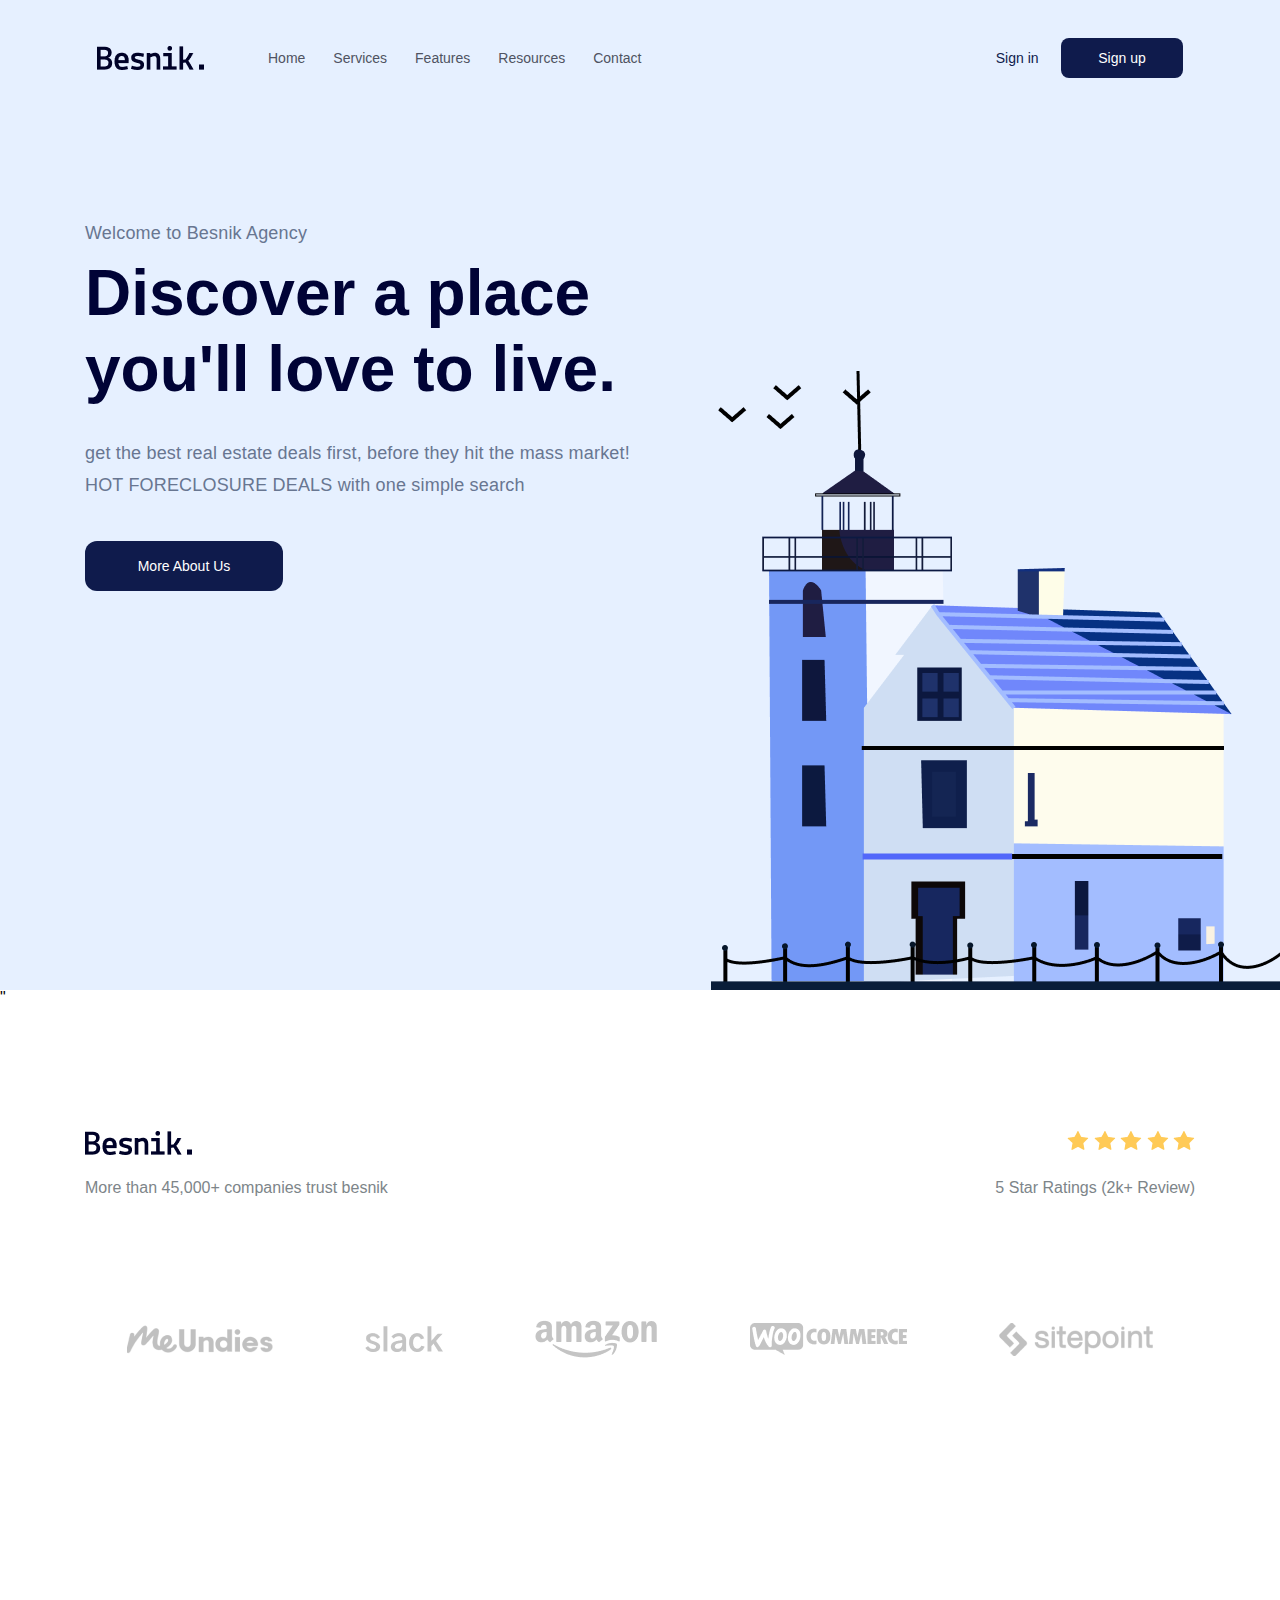
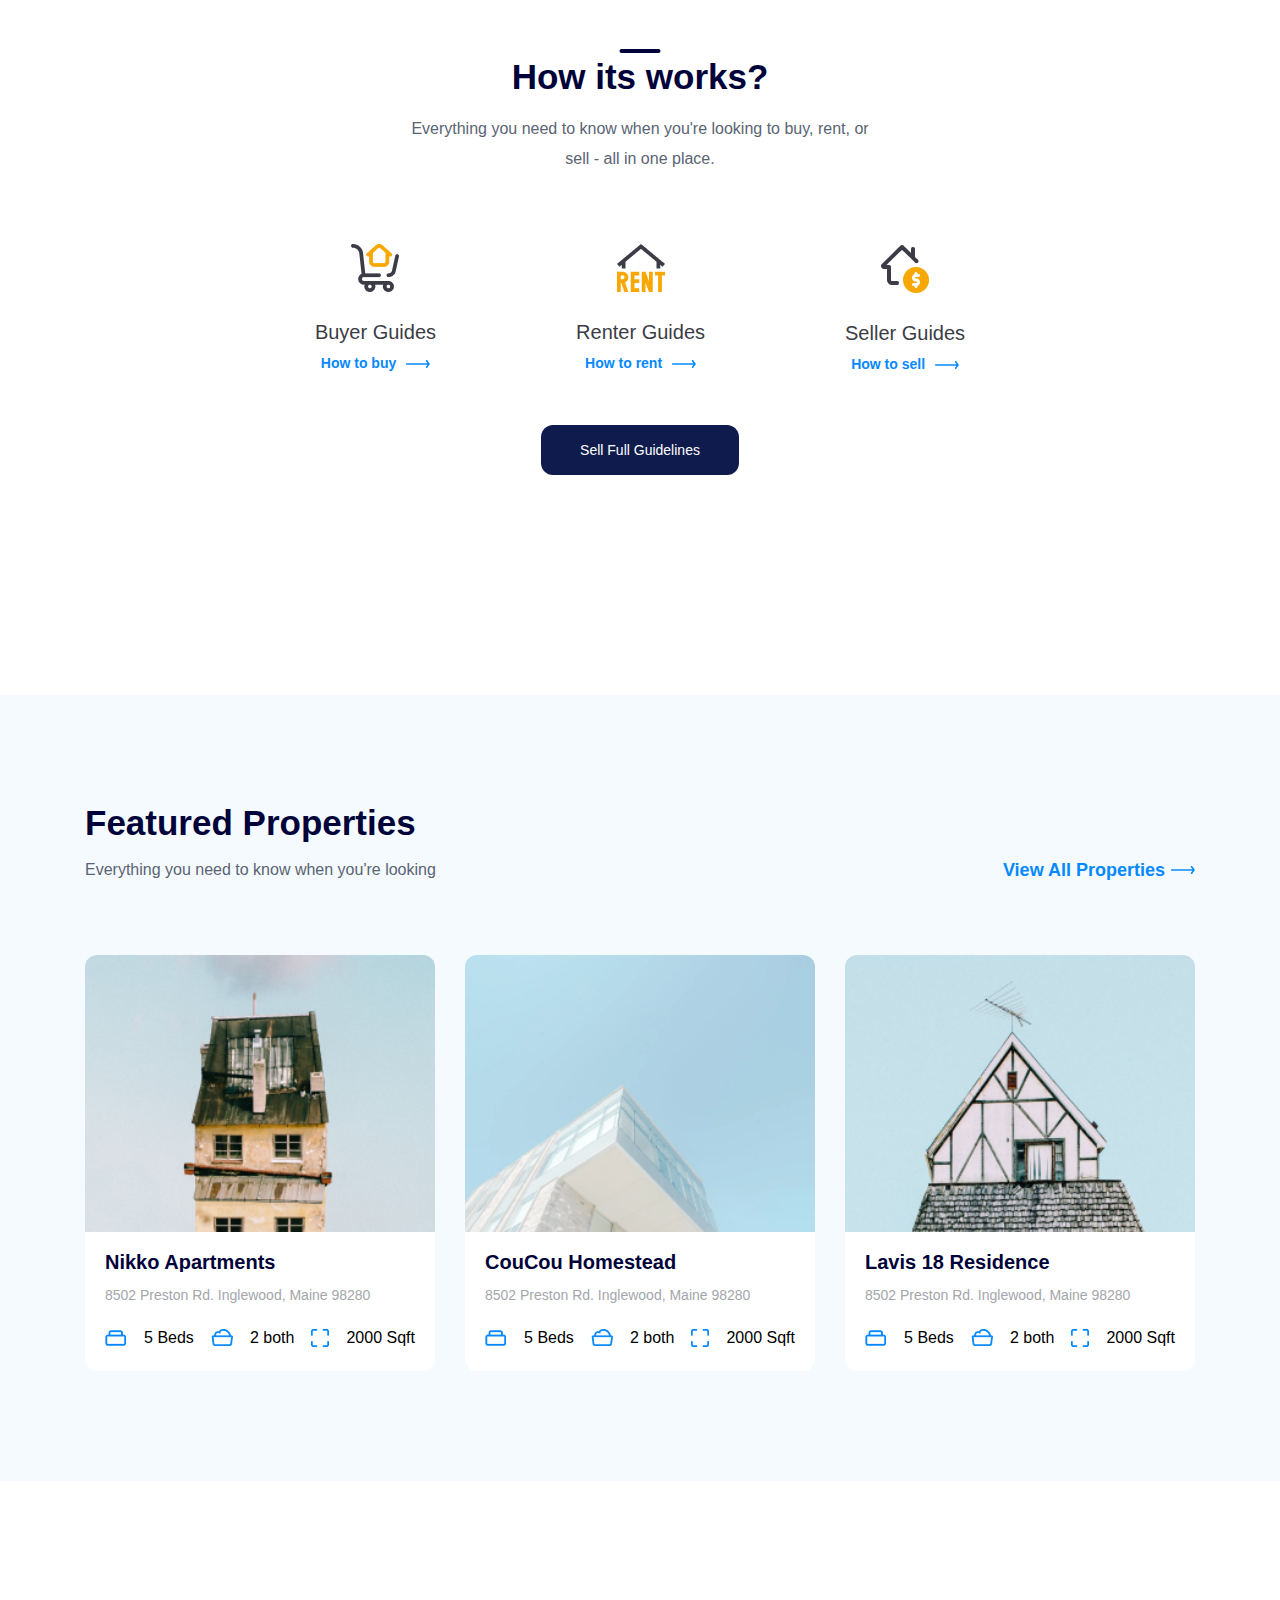
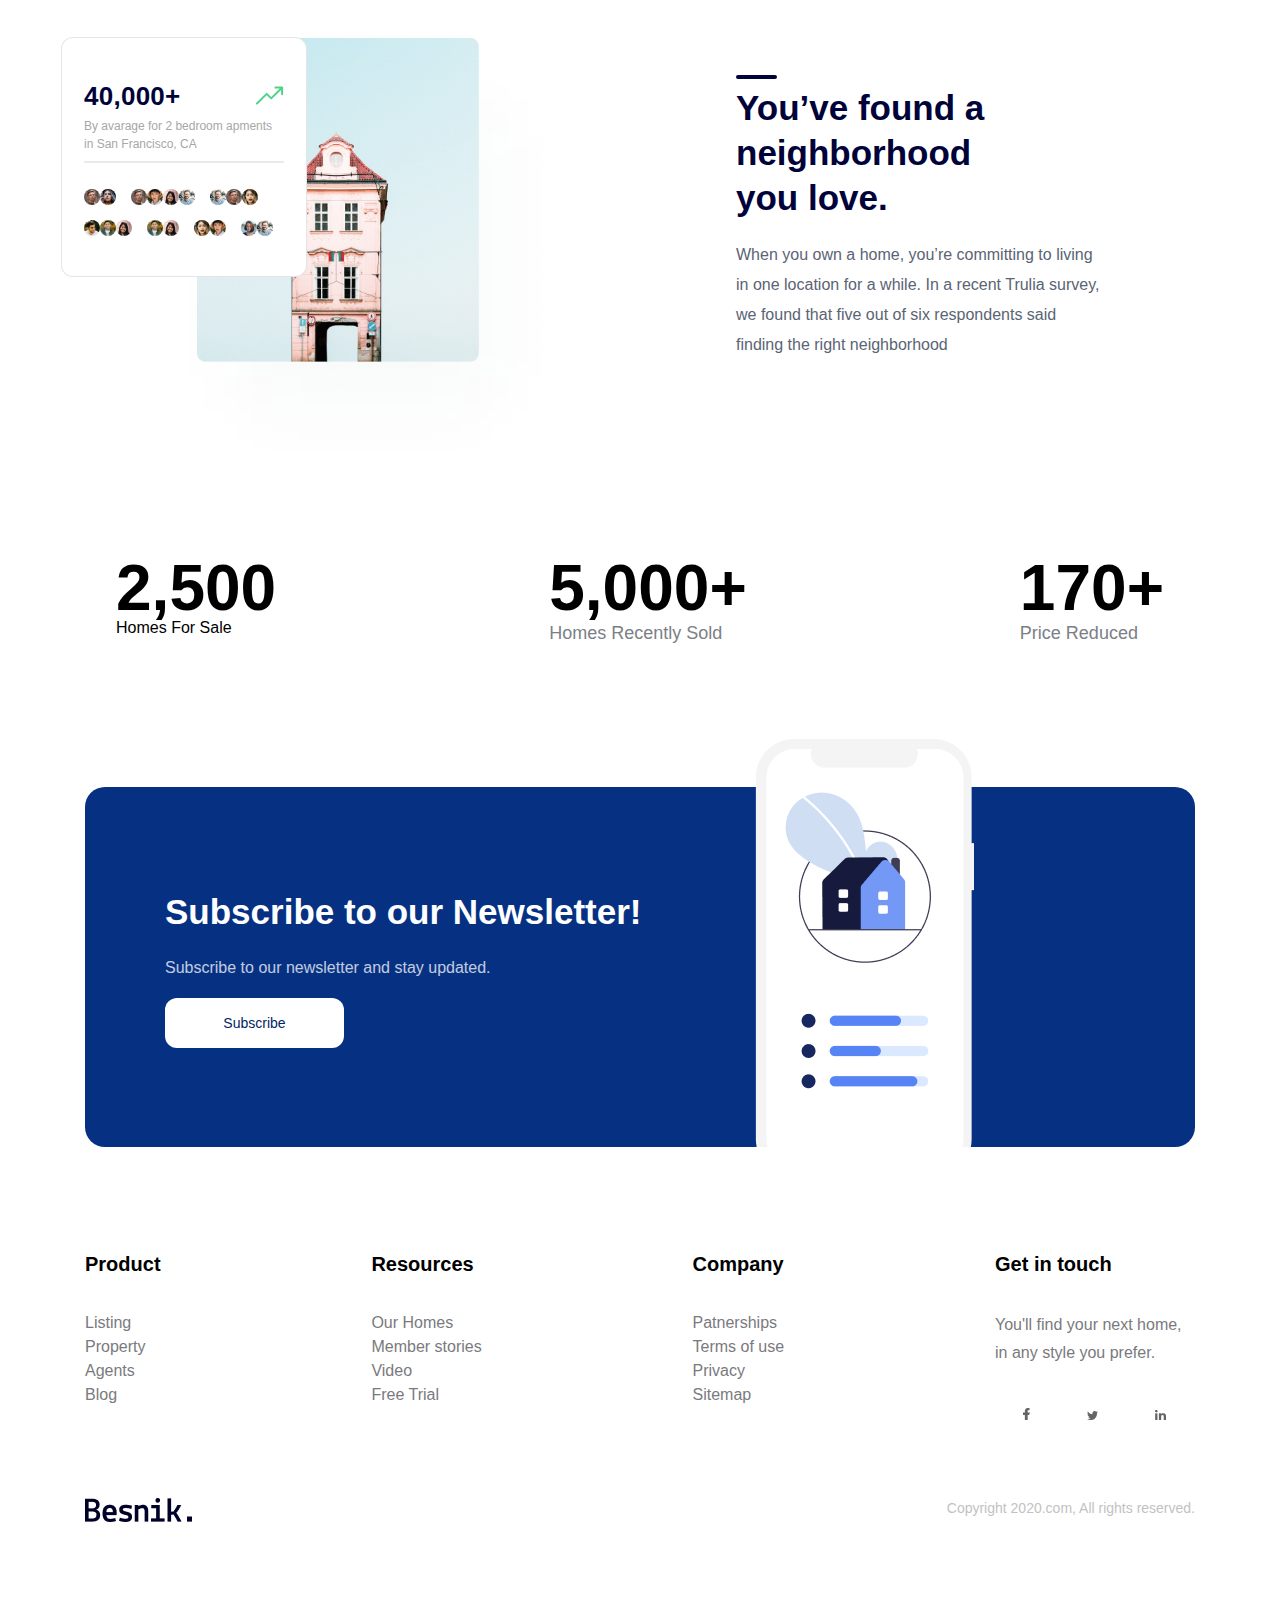
<file: project02/index.html>
<!DOCTYPE html>
<html lang="en">
<head>
    <meta charset="UTF-8">
    <meta http-equiv="X-UA-Compatible" content="IE=edge">
    <meta name="viewport" content="width=device-width, initial-scale=1.0">
    <link rel="stylesheet" href="./assets/css/reset.css">
    <link rel="stylesheet" href="./assets/css/style.css">
    <link rel="stylesheet" href="./assets/fonts/">
    <title>Project02</title>
</head>
<body>
    <header class="fixed-header">
        <div class="content">
            <nav class="navbar">
                <!--logo -->
                <img src="./assets/img/Logo.png" alt="Besnik.">
                
                <!-- Navigation -->
                <ul>
                    <li><a href="#home">Home</a></li>
                    <li><a href="#services">Services</a></li>
                    <li><a href="#features">Features</a></li>
                    <li><a href="#resources">Resources</a></li>
                    <li><a href="#contact">Contact</a></li>
                </ul>
                
                <!-- Action -->
                <div class="actions">
                    <a href="#!" class="action-link">Sign in</a>
                    <a href="#!" class="btn action-btn">Sign up</a>
                </div>
            </nav>
        </div>
    </header>
    <header class="header" id="home">
        <div class="content">
            <div class="hero">
                <div class="info">
                    <p class="sub-title">Welcome to Besnik Agency</p>
                    <h1 class="title">
                        Discover a place you'll love to live.
                    </h1>
                    <p class="desc">
                        get the best real estate deals first,
                        before they hit the mass market! HOT FORECLOSURE DEALS with one simple search
                    </p>
                    <a href="" class="btn hero-cta">More About Us</a>
                </div>
                <img src="./assets/img/house illustration.png" 
                     alt="Discover a place you'll love to live." 
                     class="hero-img">
            </div>
        </div>
    </header>"

    <!-- Clients -->
    <div class="clients">
        <div class="content">
            <div class="row">
                <img src="./assets/img/Logo.png" alt="Bensiks">
                <div class="stars">
                   <img src="./assets/img/Vector.png" alt="Star" class="stars">
                   <img src="./assets/img/Vector.png" alt="Star" class="stars">
                   <img src="./assets/img/Vector.png" alt="Star" class="stars">
                   <img src="./assets/img/Vector.png" alt="Star" class="stars">
                   <img src="./assets/img/Vector.png" alt="Star" class="stars">
                </div>
            </div>
            <div class="row row-desc">
                <p class="desc">More than 45,000+ companies trust besnik</p>
                <p class="desc">5 Star Ratings (2k+ Review)</p>
            </div>
            <div class="images">
                <a href="https://www.meundies.com/" target="_blank">
                    <img src="./assets/img/meUndies.png" alt="Client 1">
                </a>
                <a href="https://slack.com/" target="_blank">
                
                    <img src="./assets/img/slack.png" alt="Client 2">
                </a>
                <a href="https://www.amazon.com/" target="_blank">
                    <img src="./assets/img/amazon.png" alt="Client 3">
                </a>
                <a href="https://woocommerce.com/" target="_blank">
                    <img src="./assets/img/wooCommerce.png" alt="Client 4">
                </a>
                <a href="https://www.sitepoint.com/" target="_blank">
                    <img src="./assets/img/sitepoint.png" alt="Client 5">
                </a>

            </div>
        </div>
    </div>

    <!-- Guides -->
    <div class="guides" id="services">
        <div class="content">
            <h2 class="sub-title">How its works?</h2>
            <p class="desc">Everything you need to know when you're looking to buy, rent, or sell - all in one place.</p>
        
        <ul class="list-guide">
            <li class="guide-item">
                <img src="./assets/img/icon.png" alt="Buyer" class="icon">
                <h3 class="title">Buyer Guides</h3>
                <a href="" class="link">
                    <span>How to buy</span>
                    <img src="./assets/img/arrow.png" alt="arrow" class="arrow">
                </a>
            </li>

            <li class="guide-item">
                <img src="./assets/img/icon (1).png" alt="Buyer" class="icon">
                <h3 class="title">Renter Guides</h3>
                <a href="" class="link">
                    <span>How to rent</span>
                    <img src="./assets/img/arrow.png" alt="arrow" class="arrow">
                </a>
            </li>
            
            <li class="guide-item">
                <img src="./assets/img/icon (2).png" alt="Buyer" class="icon">
                <h3 class="title">Seller Guides</h3>
                <a href="" class="link">
                    <span>How to sell</span>
                    <img src="./assets/img/arrow.png" alt="arrow" class="arrow">
                </a>
            </li>
        </ul>

        <div class="guide-cta">
            <a href="" class="btn">Sell Full Guidelines</a>
        </div>

        </div>
    </div>

    <!-- Features -->
    <div class="features" id="features">
        <div class="content">
            <header>
                <h2 class="sub-title">Featured Properties</h2>
                <div class="row">
                    <p class="desc">Everything you need to know when you're looking</p>
                    <a href="" class="link">
                        <span>View All Properties</span>
                        <img src="./assets/img/arrow.png" alt="" class="arrow">
                    </a>
                </div>
            </header>
            <div class="list">
                <!-- Item 1 -->
                <div class="item">
                    <a href="" class="line-clamp">
                        <img src="./assets/img/image.png" alt="" class="thumb">
                    </a>
                    <div class="body">
                        <h3 class="title line-clamp"><a href="">Nikko Apartments</a></h3>
                        <p class="desc line-clamp">8502 Preston Rd. Inglewood, Maine 98280</p>
                        <div class="info">
                            <img src="./assets/img/Group 457.png" alt="" class="icon">
                            <span class="label">5 Beds</span>

                            <img src="./assets/img/Group 458.png" alt="" class="icon">
                            <span class="label">2 both</span>

                            <img src="./assets/img/chup.png" alt="" class="icon">
                            <span class="label">2000 Sqft</span>
                        </div>
                    </div>
                </div>

                <!-- Item 2 -->
                <div class="item">
                    <a href="" class="line-clamp">
                        <img src="./assets/img/image (1).png" alt="" class="thumb">
                    </a>
                    <div class="body">
                        <h3 class="title line-clamp"><a href="">CouCou Homestead</a></h3>
                        <p class="desc line-clamp">8502 Preston Rd. Inglewood, Maine 98280</p>
                        <div class="info">
                            <img src="./assets/img/Group 457.png" alt="" class="icon">
                            <span class="label">5 Beds</span>

                            <img src="./assets/img/Group 458.png" alt="" class="icon">
                            <span class="label">2 both</span>

                            <img src="./assets/img/chup.png" alt="" class="icon">
                            <span class="label">2000 Sqft</span>
                        </div>
                    </div>
                </div>
                
                <!-- Item 3 -->
                <div class="item">
                    <a href="" class="line-clamp">
                        <img src="./assets/img/image (2).png" alt="" class="thumb">
                    </a>
                    <div class="body">
                        <h3 class="title line-clamp"><a href="">Lavis 18 Residence</a></h3>
                        <p class="desc line-clamp">8502 Preston Rd. Inglewood, Maine 98280</p>
                        <div class="info">
                            <img src="./assets/img/Group 457.png" alt="" class="icon">
                            <span class="label">5 Beds</span>

                            <img src="./assets/img/Group 458.png" alt="" class="icon">
                            <span class="label">2 both</span>

                            <img src="./assets/img/chup.png" alt="" class="icon">
                            <span class="label">2000 Sqft</span>
                        </div>
                    </div>
                </div>
                </div>
            </div>
    </div>

    <!-- Stats -->
    <div class="stats" id="resources">
        <div class="content">
            <div class="row">
                <div class="img-block">
                    <img src="./assets/img/home-stats.png" alt="" class="img-stats">

                    <div class="stats-trend">
                        <div class="row">
                            <strong class="value">40,000+</strong>
                            <img src="./assets/img/increase.svg" alt="" class="icon">
                        </div>
                        <p class="desc">By avarage for 2 bedroom apments in San Francisco, CA</p>
                        <div class="seperate"></div>
                        <div class="avatar-block">
                            <div class="avatar-group">
                                <img src="./assets/img/avatar1.jpg" alt="" class="avatar">
                                <img src="./assets/img/avatar2.jpg" alt="" class="avatar">
                            </div>

                            <div class="avatar-group">
                                <img src="./assets/img/avatar1.jpg" alt="" class="avatar">
                                <img src="./assets/img/avatar8.jpg" alt="" class="avatar">
                                <img src="./assets/img/avatar7.jpg" alt="" class="avatar">
                                <img src="./assets/img/avatar5.jpg" alt="" class="avatar">
                            </div>
                            
                            <div class="avatar-group">
                                <img src="./assets/img/avatar5.jpg" alt="" class="avatar">
                                <img src="./assets/img/avatar1.jpg" alt="" class="avatar">
                                <img src="./assets/img/avatar9.jpg" alt="" class="avatar">
                            </div>
                            
                            <div class="avatar-group">
                                <img src="./assets/img/avatar3.jpg" alt="" class="avatar">
                                <img src="./assets/img/avatar6.jpg" alt="" class="avatar">
                                <img src="./assets/img/avatar7.jpg" alt="" class="avatar">
                            </div>
                            
                            <div class="avatar-group">
                                <img src="./assets/img/avatar6.jpg" alt="" class="avatar">
                                <img src="./assets/img/avatar7.jpg" alt="" class="avatar">
                            </div>
                            
                            <div class="avatar-group">
                                <img src="./assets/img/avatar9.jpg" alt="" class="avatar">
                                <img src="./assets/img/avatar8.jpg" alt="" class="avatar">
                            </div>
                            
                            <div class="avatar-group">
                                <img src="./assets/img/avatar4.jpg" alt="" class="avatar">
                                <img src="./assets/img/avatar5.jpg" alt="" class="avatar">
                            </div>
                        </div>
                    </div>

                </div>
                <div class="info">
                    <h2 class="sub-title">You’ve found a neighborhood you love.</h2>
                    <p class="desc">When you own a home, you’re committing to living in one location for a while. In a recent Trulia survey, we found that five out of six respondents said finding the right neighborhood </p>

                </div>

            </div>

            <div class="row quantity-row">
                <div class="quantity-item">
                    <strong class="quantity">2,500</strong>
                    <p class="qantity-desc">Homes For Sale</p>
                </div>
                
                <div class="quantity-item">
                    <strong class="quantity">5,000+</strong>
                    <p class="quantity-desc">Homes Recently Sold</p>
                </div>

                <div class="quantity-item">
                    <strong class="quantity">170+</strong>
                    <p class="quantity-desc">Price Reduced</p>
                </div>

            </div>
        </div>
    </div>

    <!-- Subscription -->
    <div class="subscription" id="contact">
        <div class="content">
            <div class="body">
                <div class="info">
                    <h2 class="sub-title line-clamp">Subscribe to our Newsletter!</h2>
                    <p class="desc line-clamp" style="-webkit-line-clamp: 3;">Subscribe to our newsletter and stay updated.</p>
                    <a href="" class="btn">Subscribe</a>
                </div>
                <img src="./assets/img/illustration.png" alt="" class="img">
            </div>
        </div>
    </div> 

    <!-- Footer -->
    <footer class="footer">
        <div class="content">
            <div class="row">
                <!-- Product column -->
                <div class="column">
                    <h3 class="heading"><a href="">Product</a></h3>
                    <ul class="list">
                        <li class="item"><a href="">Listing</a></li>
                        <li class="item"><a href="">Property</a></li>
                        <li class="item"><a href="">Agents</a></li>
                        <li class="item"><a href="">Blog</a></li>
                    </ul>
                </div>
                <!-- Resources column -->
                <div class="column">
                    <h3 class="heading"><a href="">Resources</a></h3>
                    <ul class="list">
                        <li class="item"><a href="">Our Homes</a></li>
                        <li class="item"><a href="">Member stories</a></li>
                        <li class="item"><a href="">Video</a></li>
                        <li class="item"><a href="">Free Trial</a></li>
                    </ul>
                </div>
                <!-- Company column -->
                <div class="column">
                    <h3 class="heading"><a href="">Company</a></h3>
                    <ul class="list">
                        <li class="item"><a href="">Patnerships</a></li>
                        <li class="item"><a href="">Terms of use</a></li>
                        <li class="item"><a href="">Privacy</a></li>
                        <li class="item"><a href="">Sitemap</a></li>
                    </ul>
                </div>
                <!-- Get-in-touch column -->
                <div class="column">
                    <h3 class="heading"><a href="">Get in touch</a></h3>
                    <p class="desc">You'll find your next home, in any style you prefer.</p>
                    <div class="social">
                        <a href="https://Facebook.com" class="social-link" target="_blank">
                            <img src="./assets/img/Facebook.svg" alt="">
                        </a>
                        <a href="https://Twitter.com" class="social-link" target="_blank">
                            <img src="./assets/img/Twitter.svg" alt="">
                        </a>
                        <a href="https://LinkedIn.com" class="social-link" target="_blank">
                            <img src="./assets/img/LinkedIn.svg" alt="">
                        </a>
                    </div>
                </div>
            </div>
            <div class="row row-copyright">
                <img src="./assets/img/Logo.png" alt="" class="logo">
                <p class="copyright">Copyright 2020.com, All rights reserved.</p>
            </div>
        </div>
    </footer>

    </div>
</body>
</html>
</file>
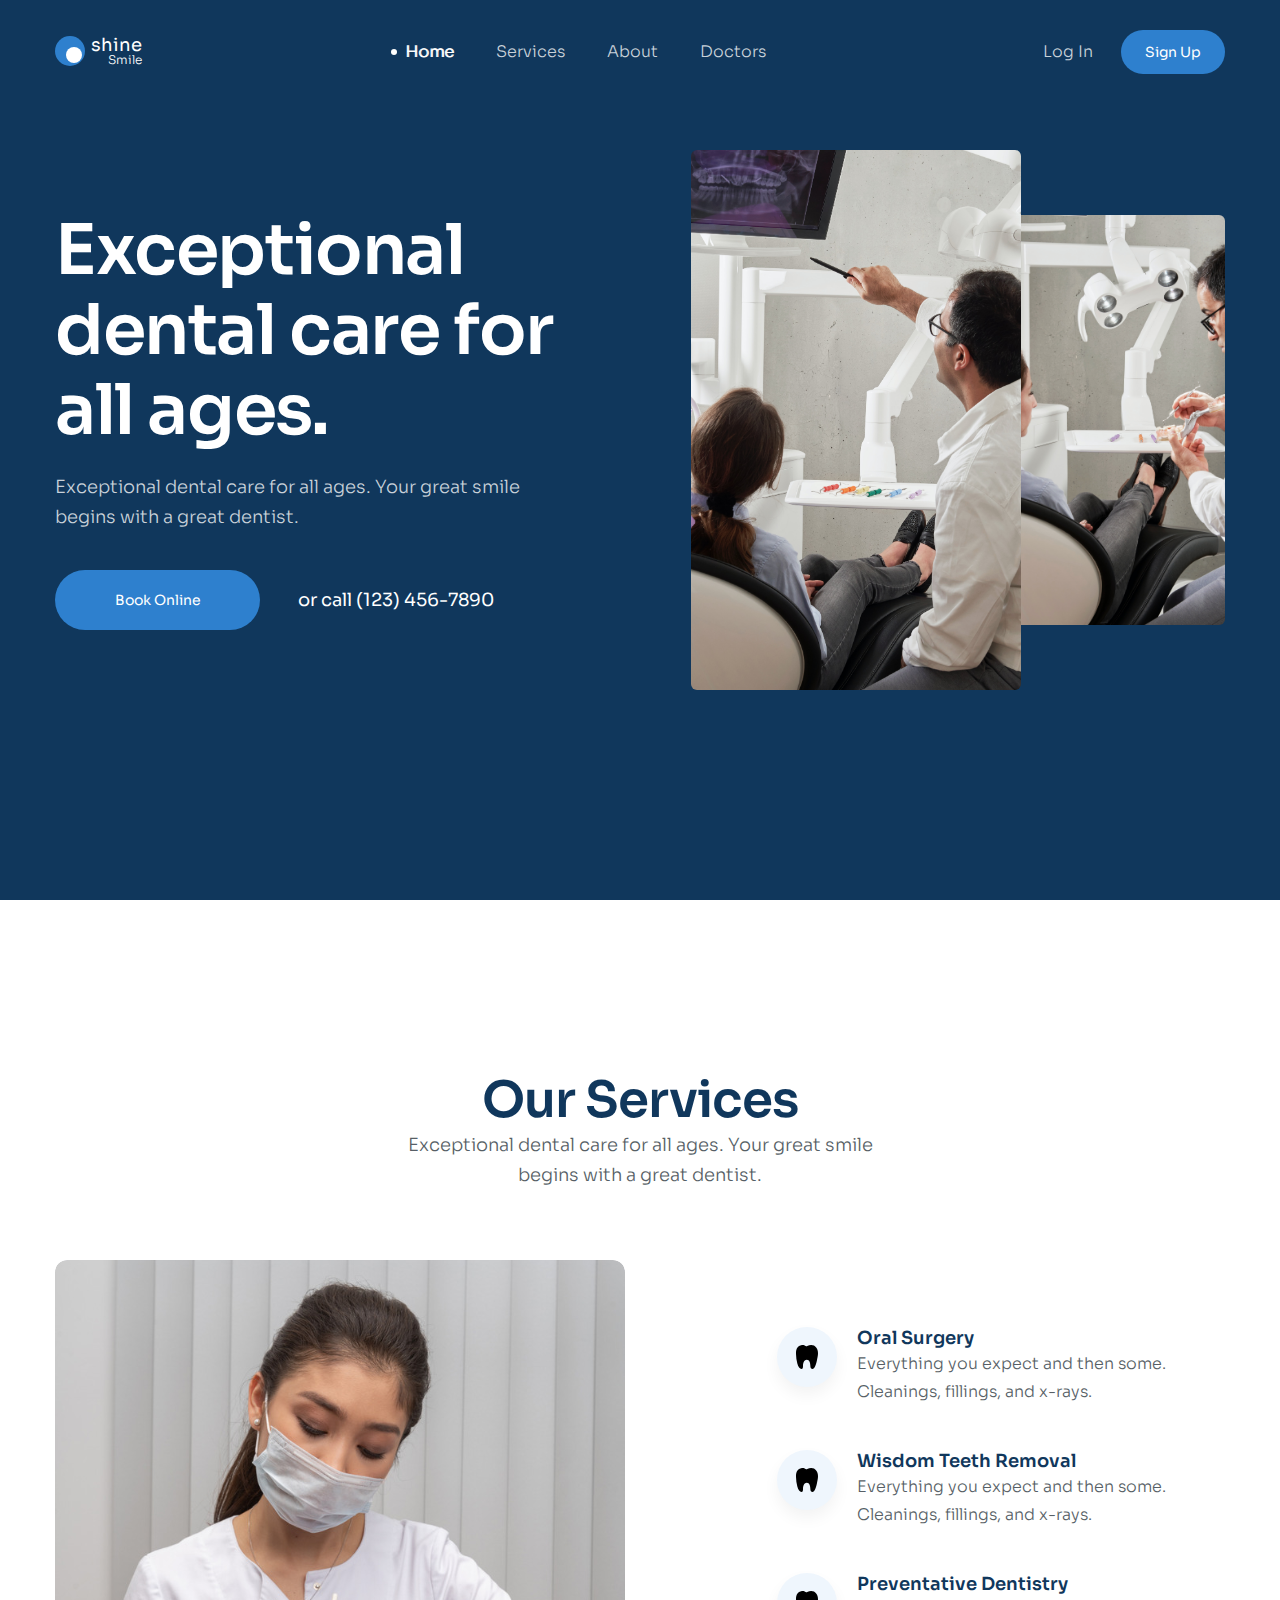
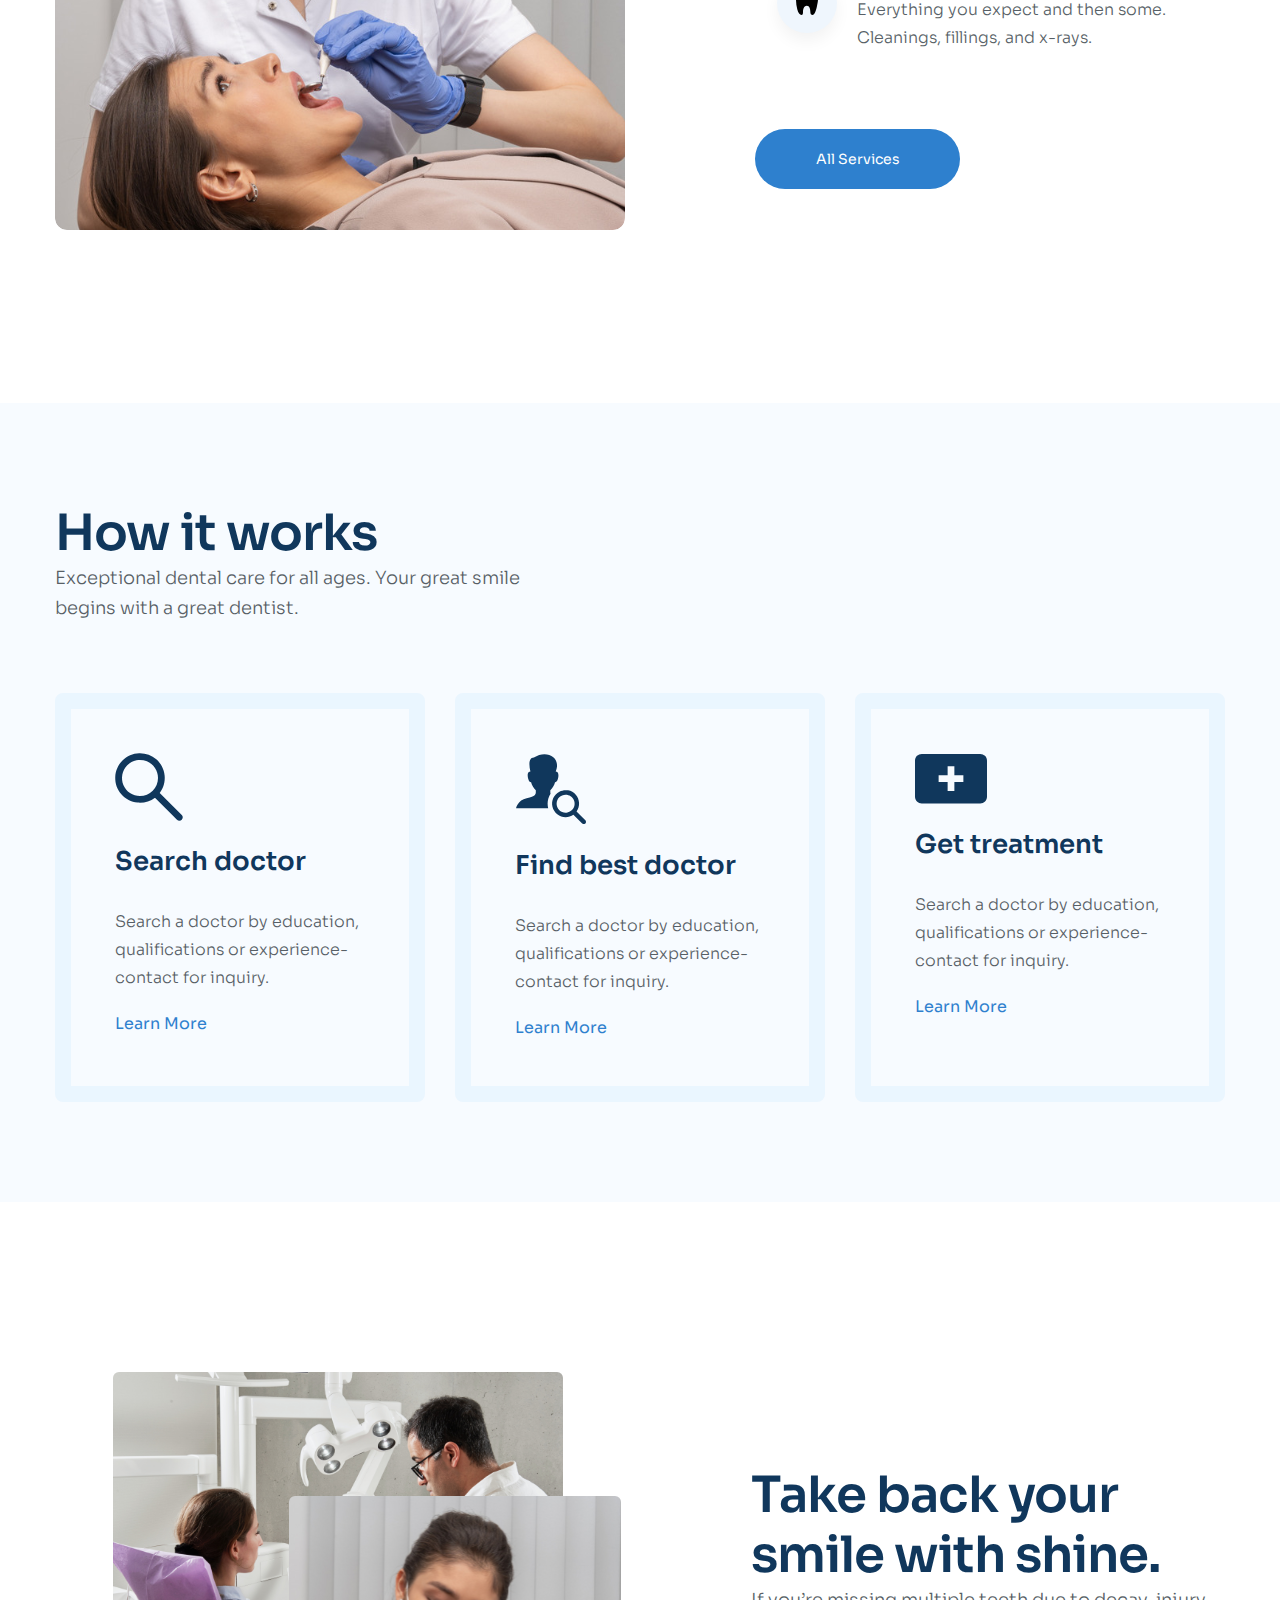
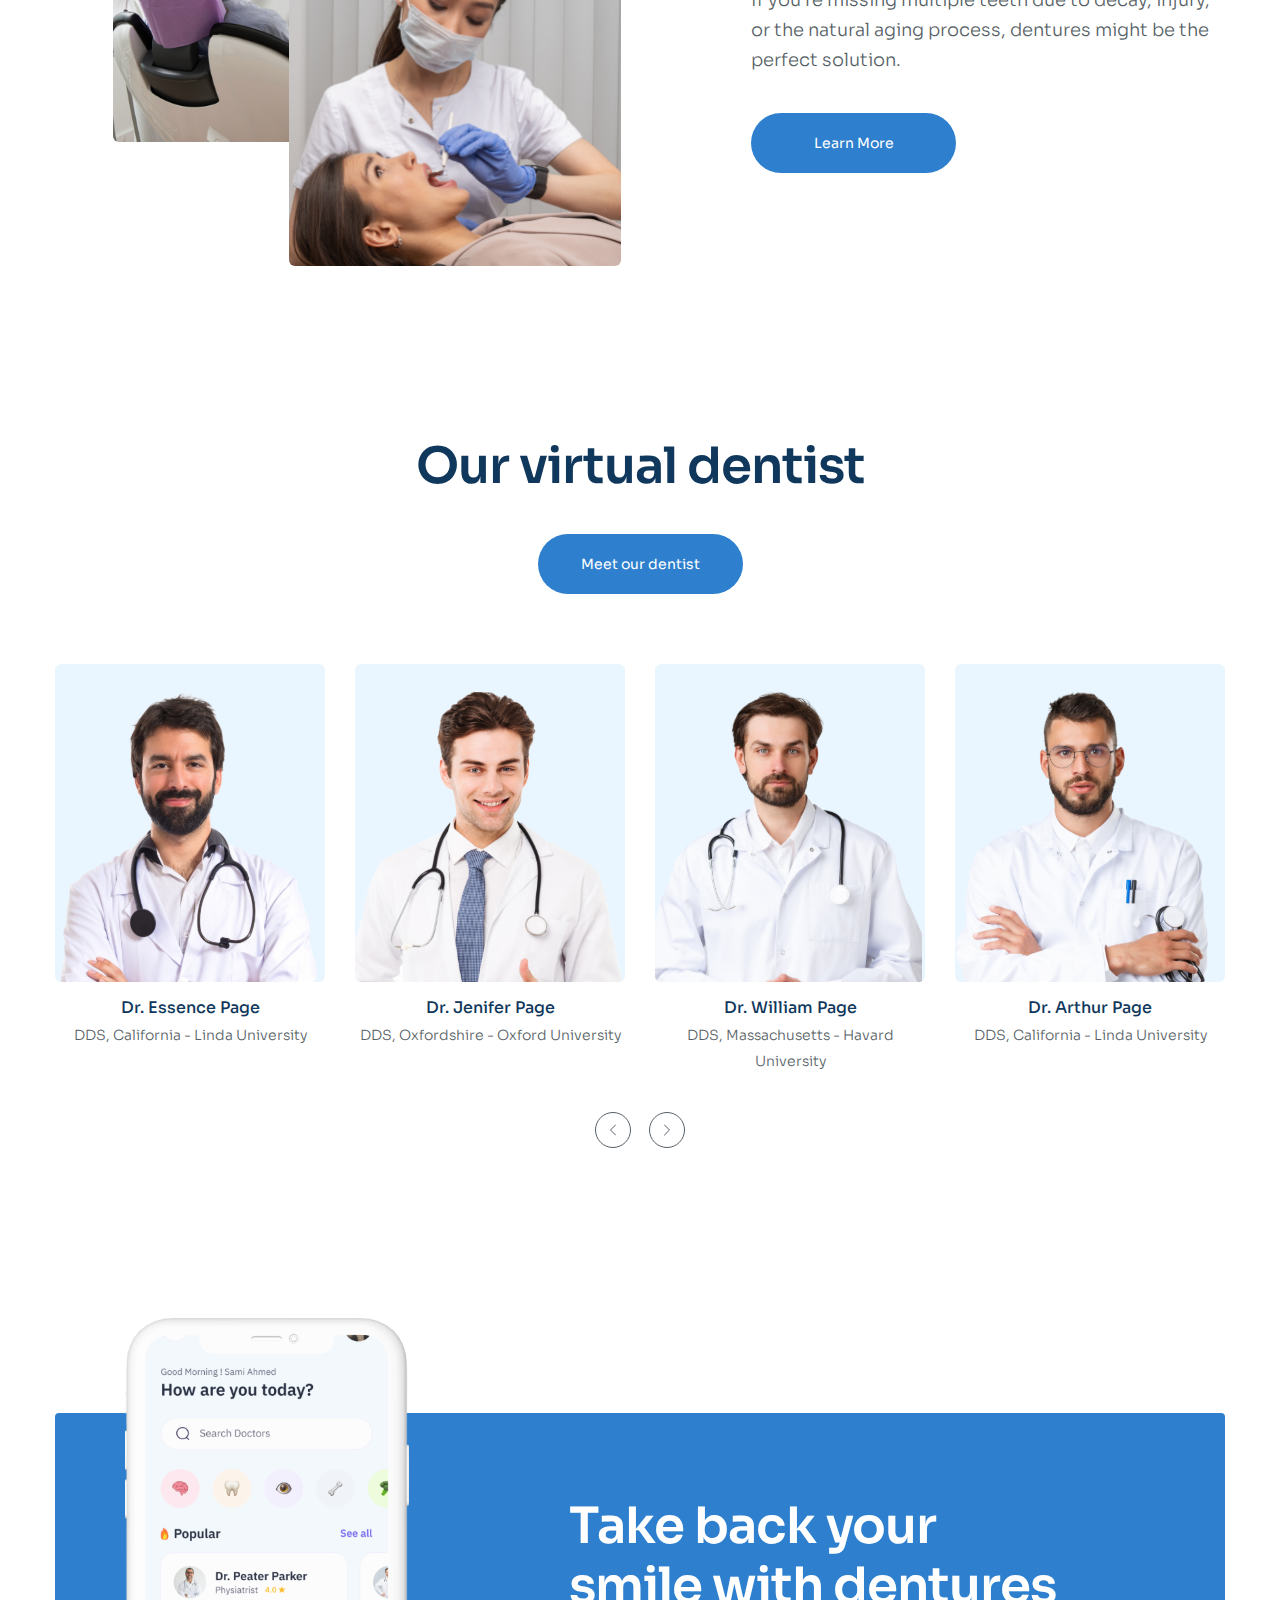
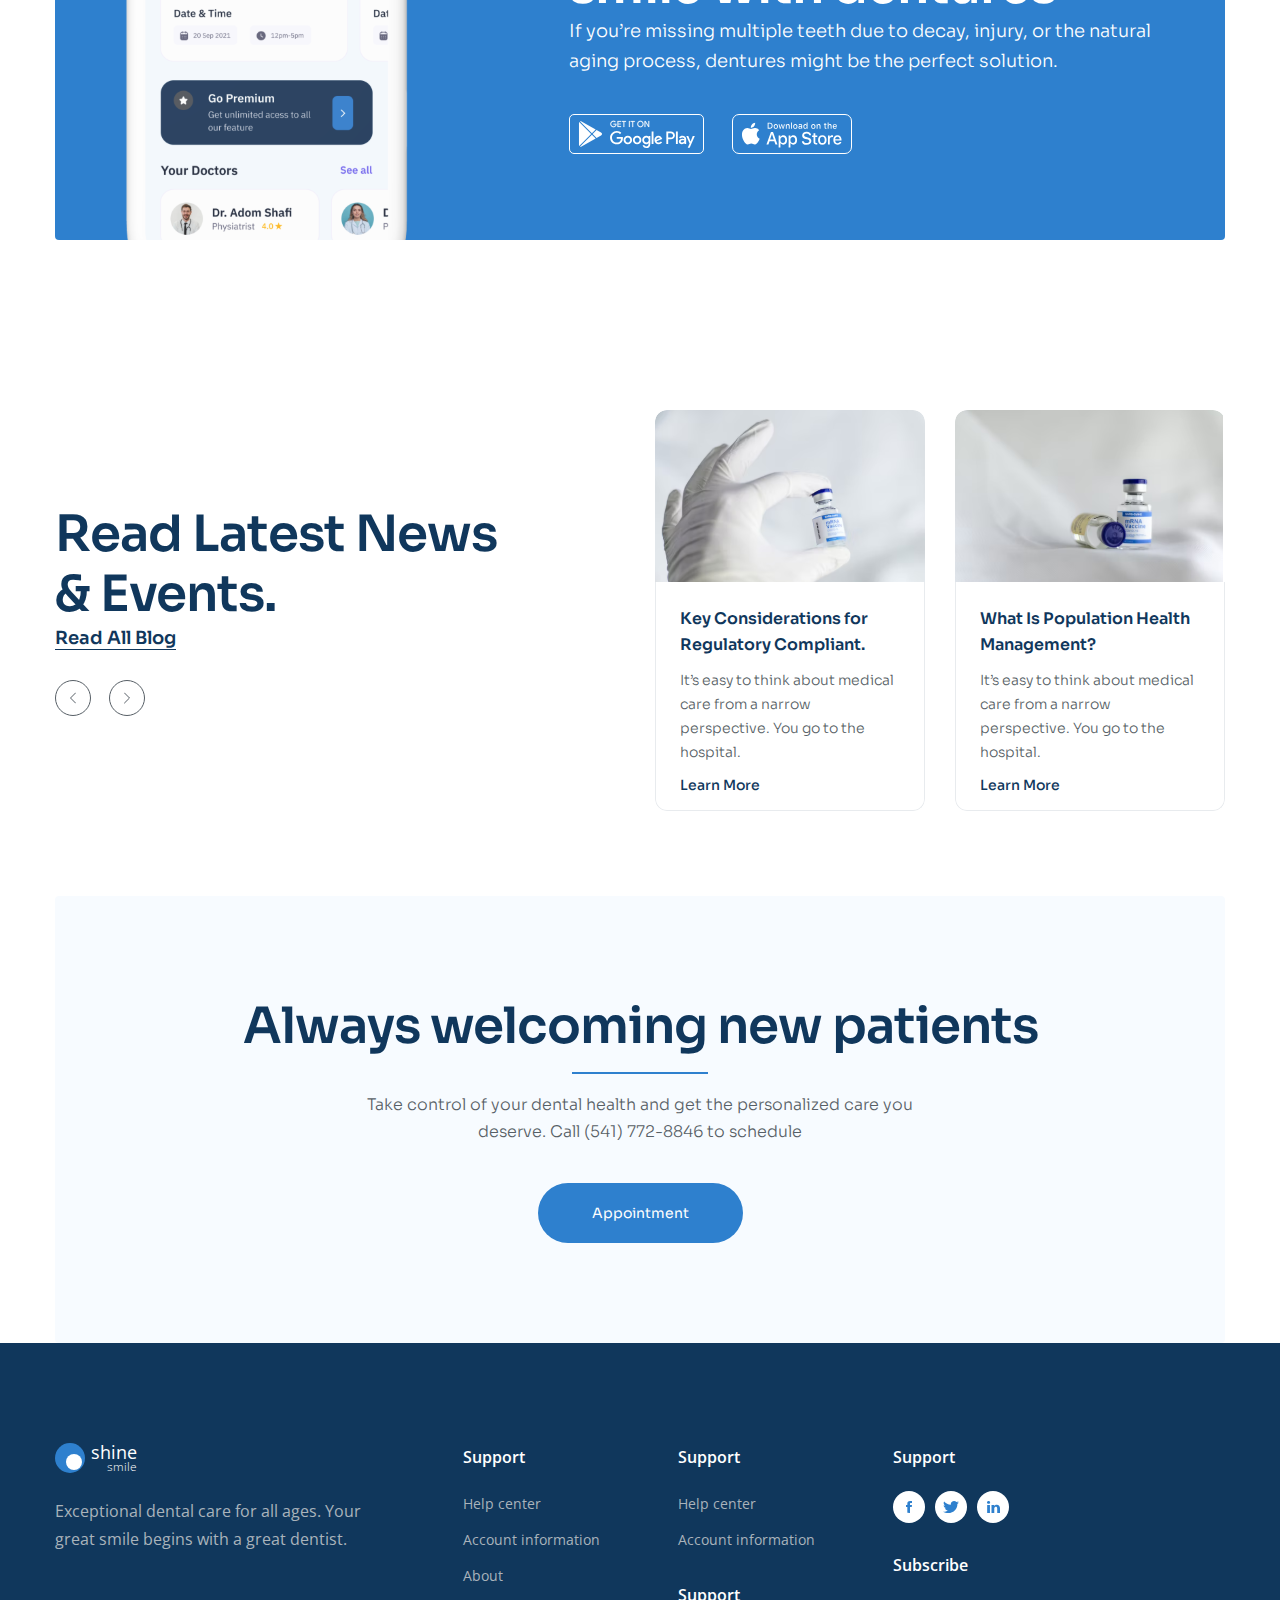
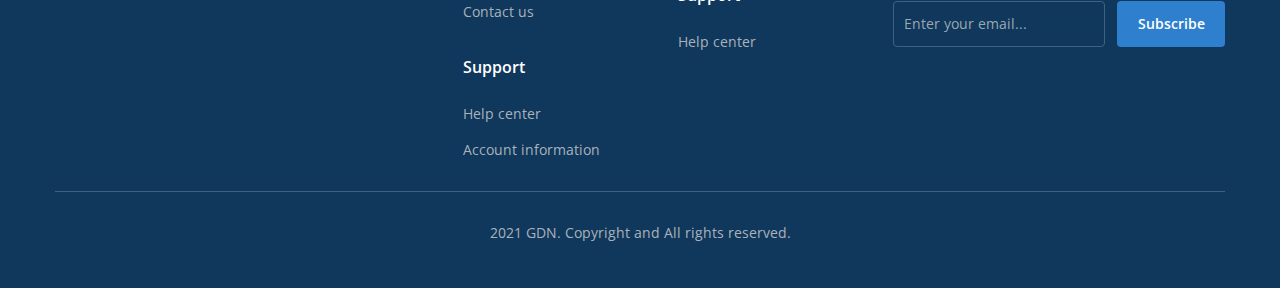
<file: project04/index.html>
<!DOCTYPE html>
<html lang="en">
  <head>
    <meta charset="UTF-8" />
    <meta http-equiv="X-UA-Compatible" content="IE=edge" />
    <meta name="viewport" content="width=device-width, initial-scale=1.0" />
    <!-- External css -->
    <link rel="stylesheet" href="./assets/css/reset.css" />
    <link rel="stylesheet" href="./assets/css/style.css" />
    <!-- Embed fonts -->
    <link rel="preconnect" href="https://fonts.googleapis.com" />
    <link rel="preconnect" href="https://fonts.gstatic.com" crossorigin />
    <link rel="preconnect" href="https://fonts.googleapis.com" />
    <link rel="preconnect" href="https://fonts.gstatic.com" crossorigin />
    <link
      href="https://fonts.googleapis.com/css2?family=Sora:wght@300;400;500;600;700&display=swap"
      rel="stylesheet"
    />
    <link
      href="https://fonts.googleapis.com/css2?family=Open+Sans:wght@400;600&display=swap"
      rel="stylesheet"
    />
    <title>Project04</title>
  </head>
  <body>
    <!-- Header  -->
    <header id="header" class="header">
      <div class="container">
        <!-- Header Top -->
        <div class="header-top">
          <a href="#">
            <div class="logo">
              <span class="logo__circle"></span>
              <span class="logo__text">
                <span class="logo__slogan">shine</span>
                <span class="logo__slogan logo__slogan--small">Smile</span>
              </span>
            </div>
          </a>

          <!-- Navbar -->
          <nav class="navbar">
            <ul class="navbar__list">
              <li class="navbar__item">
                <a href="#header" class="navbar__link navbar__link--active"
                  >Home</a
                >
              </li>
              <li class="navbar__item">
                <a href="#services" class="navbar__link">Services</a>
              </li>
              <li class="navbar__item">
                <a href="#about" class="navbar__link">About</a>
              </li>
              <li class="navbar__item">
                <a href="#doctors" class="navbar__link">Doctors</a>
              </li>
            </ul>
          </nav>

          <!-- Action -->
          <div class="header-action">
            <a href="" class="header-action__login">Log In</a>
            <a href="" class="header-action__signup btn">Sign Up</a>
          </div>
        </div>

        <!-- Hero -->
        <section class="hero">
          <!-- Hero content -->
          <section class="hero__content">
            <h1 class="hero__heading">Exceptional dental care for all ages.</h1>
            <p class="hero__desc">
              Exceptional dental care for all ages. Your great smile begins with
              a great dentist.
            </p>
            <div class="hero__row">
              <a href="" class="btn">Book Online</a>
              <span class="hero__phone">or call (123) 456-7890</span>
            </div>
          </section>

          <!-- Hero media -->
          <div class="hero__media">
            <div class="hero__images">
              <img
                src="./assets/img/hero-image1.jpg"
                alt=""
                class="hero__img"
              />
              <img
                src="./assets/img/hero-image2.jpg"
                alt=""
                class="hero__img"
              />
            </div>
          </div>
        </section>
      </div>
    </header>

    <!-- Main  -->
    <main>
      <!-- Service  -->
      <section class="service" id="services">
        <div class="container">
          <h2 class="service__heading section-heading">Our Services</h2>
          <p class="service__desc section-desc">
            Exceptional dental care for all ages. Your great smile begins with a
            great dentist.
          </p>
          <div class="service__row">
            <figure class="service__images">
              <img
                src="./assets/img/Rectangle 19.svg"
                alt=""
                class="service__img"
              />
            </figure>
            <div>
              <div class="service-list">
                <!-- Sevice 1 -->
                <section class="service-item">
                  <div class="service-item__icon">
                    <svg
                      width="22"
                      height="24"
                      viewBox="0 0 22 24"
                      fill="none"
                      xmlns="http://www.w3.org/2000/svg"
                    >
                      <path
                        d="M20.3598 2.63964C17.9506 -0.556131 14.2772 -0.568132 11.2481 1.10682C11.001 1.24657 10.7219 1.31411 10.4406 1.30222C10.1592 1.29033 9.88633 1.19945 9.65105 1.03931C8.49552 0.245717 7.29036 -0.316477 5.13904 0.207462C0.623408 1.3071 0 4.90379 0 8.99816C0.0797353 12.1602 0.500857 15.3032 1.25551 18.3683C2.11836 22.0168 3.90382 24 5.43354 24C6.96326 24 7.00963 22.2204 7.00963 20.8016C7.00963 19.2009 7.39505 14.8009 10.8642 14.8009C13.5317 14.8009 14.3333 18.4013 14.3333 20.8016C14.3329 23.095 15.1722 24 16.6628 24C19.5267 24 20.9796 15.3938 21.3719 13.1237C21.7642 10.8535 22.9882 6.12569 20.3598 2.63964Z"
                        fill="currentColor"
                      />
                    </svg>
                  </div>
                  <div class="service-item__body">
                    <h3 class="service-item__heading">Oral Surgery</h3>
                    <p class="service-item__desc">
                      Everything you expect and then some. Cleanings, fillings,
                      and x-rays.
                    </p>
                  </div>
                </section>
                <!-- Service 2 -->
                <section class="service-item">
                  <div class="service-item__icon">
                    <svg
                      width="22"
                      height="24"
                      viewBox="0 0 22 24"
                      fill="none"
                      xmlns="http://www.w3.org/2000/svg"
                    >
                      <path
                        d="M20.3598 2.63964C17.9506 -0.556131 14.2772 -0.568132 11.2481 1.10682C11.001 1.24657 10.7219 1.31411 10.4406 1.30222C10.1592 1.29033 9.88633 1.19945 9.65105 1.03931C8.49552 0.245717 7.29036 -0.316477 5.13904 0.207462C0.623408 1.3071 0 4.90379 0 8.99816C0.0797353 12.1602 0.500857 15.3032 1.25551 18.3683C2.11836 22.0168 3.90382 24 5.43354 24C6.96326 24 7.00963 22.2204 7.00963 20.8016C7.00963 19.2009 7.39505 14.8009 10.8642 14.8009C13.5317 14.8009 14.3333 18.4013 14.3333 20.8016C14.3329 23.095 15.1722 24 16.6628 24C19.5267 24 20.9796 15.3938 21.3719 13.1237C21.7642 10.8535 22.9882 6.12569 20.3598 2.63964Z"
                        fill="currentColor"
                      />
                    </svg>
                  </div>
                  <div class="service-item__body">
                    <h3 class="service-item__heading">Wisdom Teeth Removal</h3>
                    <p class="service-item__desc">
                      Everything you expect and then some. Cleanings, fillings,
                      and x-rays.
                    </p>
                  </div>
                </section>
                <!-- Service 3 -->
                <section class="service-item">
                  <div class="service-item__icon">
                    <svg
                      width="22"
                      height="24"
                      viewBox="0 0 22 24"
                      fill="none"
                      xmlns="http://www.w3.org/2000/svg"
                    >
                      <path
                        d="M20.3598 2.63964C17.9506 -0.556131 14.2772 -0.568132 11.2481 1.10682C11.001 1.24657 10.7219 1.31411 10.4406 1.30222C10.1592 1.29033 9.88633 1.19945 9.65105 1.03931C8.49552 0.245717 7.29036 -0.316477 5.13904 0.207462C0.623408 1.3071 0 4.90379 0 8.99816C0.0797353 12.1602 0.500857 15.3032 1.25551 18.3683C2.11836 22.0168 3.90382 24 5.43354 24C6.96326 24 7.00963 22.2204 7.00963 20.8016C7.00963 19.2009 7.39505 14.8009 10.8642 14.8009C13.5317 14.8009 14.3333 18.4013 14.3333 20.8016C14.3329 23.095 15.1722 24 16.6628 24C19.5267 24 20.9796 15.3938 21.3719 13.1237C21.7642 10.8535 22.9882 6.12569 20.3598 2.63964Z"
                        fill="currentColor"
                      />
                    </svg>
                  </div>
                  <div class="service-item__body">
                    <h3 class="service-item__heading">
                      Preventative Dentistry
                    </h3>
                    <p class="service-item__desc">
                      Everything you expect and then some. Cleanings, fillings,
                      and x-rays.
                    </p>
                  </div>
                </section>
              </div>

              <a href="" class="btn">All Services</a>
            </div>
          </div>
        </div>
      </section>

      <!-- Work -->
      <section class="work" id="about">
        <div class="container">
          <h2 class="section-heading">How it works</h2>
          <p class="section-desc work__desc">
            Exceptional dental care for all ages. Your great smile begins with a
            great dentist.
          </p>

          <div class="work__list">
            <!-- Work 1 -->
            <section class="work-item">
              <img
                src="./assets/icon/search.svg"
                alt=""
                class="work-item__icon"
              />
              <h3 class="work-item__heading">Search doctor</h3>
              <p class="work-item__desc">
                Search a doctor by education, qualifications or
                experience-contact for inquiry.
              </p>
              <a href="" class="work-item__more-info">Learn More</a>
            </section>

            <!-- Work 2 -->
            <section class="work-item">
              <img
                src="./assets/icon/search-user.svg"
                alt=""
                class="work-item__icon"
              />
              <h3 class="work-item__heading">Find best doctor</h3>
              <p class="work-item__desc">
                Search a doctor by education, qualifications or
                experience-contact for inquiry.
              </p>
              <a href="" class="work-item__more-info">Learn More</a>
            </section>

            <!-- Work 3 -->
            <section class="work-item">
              <img src="./assets/icon/bag.svg" alt="" class="work-item__icon" />
              <h3 class="work-item__heading">Get treatment</h3>
              <p class="work-item__desc">
                Search a doctor by education, qualifications or
                experience-contact for inquiry.
              </p>
              <a href="" class="work-item__more-info">Learn More</a>
            </section>
          </div>
        </div>
      </section>

      <!-- Features -->
      <div class="feature">
        <div class="container">
          <div class="feature__inner">
            <div class="feature__media">
              <figure class="feature__images">
                <img
                  src="./assets/img/hero-image2.jpg"
                  alt=""
                  class="feature__img"
                />
                <img
                  src="./assets/img/Rectangle 19.svg"
                  alt=""
                  class="feature__img"
                />
              </figure>
            </div>

            <section class="feature__content">
              <h2 class="section-heading">Take back your smile with shine.</h2>
              <p class="section-desc">
                If you’re missing multiple teeth due to decay, injury, or the
                natural aging process, dentures might be the perfect solution.
              </p>
              <a href="" class="btn feature__btn">Learn More</a>
            </section>
          </div>
        </div>
      </div>

      <!-- Member -->
      <section class="member" id="doctors">
        <div class="container">
          <header class="member__header">
            <h2 class="section-heading member__heading">Our virtual dentist</h2>
            <a href="" class="btn member__btn">Meet our dentist</a>
          </header>

          <div class="member__list">
            <!-- Member Item 1 -->
            <article class="member-item">
              <div class="member-item__img-bg">
                <img
                  src="./assets/img/doctor-1.svg"
                  alt="Dr. Essence Page"
                  class="member-item__thumb"
                />
              </div>
              <h3 class="member-item__name">Dr. Essence Page</h3>
              <p class="member-item__desc">
                DDS, California - Linda University
              </p>
            </article>

            <!-- Member Item 2 -->
            <article class="member-item">
              <div class="member-item__img-bg">
                <img
                  src="./assets/img/doctor-2.svg"
                  alt="Dr. Jenifer Page"
                  class="member-item__thumb"
                />
              </div>
              <h3 class="member-item__name">Dr. Jenifer Page</h3>
              <p class="member-item__desc">
                DDS, Oxfordshire - Oxford University
              </p>
            </article>

            <!-- Member Item 3 -->
            <article class="member-item">
              <div class="member-item__img-bg">
                <img
                  src="./assets/img/doctor-3.svg"
                  alt="Dr. William Page"
                  class="member-item__thumb"
                />
              </div>
              <h3 class="member-item__name">Dr. William Page</h3>
              <p class="member-item__desc">
                DDS, Massachusetts - Havard University
              </p>
            </article>

            <!-- Member Item 4 -->
            <article class="member-item">
              <div class="member-item__img-bg">
                <img
                  src="./assets/img/doctor-4.svg"
                  alt="Dr. Arthur Page"
                  class="member-item__thumb"
                />
              </div>
              <h3 class="member-item__name">Dr. Arthur Page</h3>
              <p class="member-item__desc">
                DDS, California - Linda University
              </p>
            </article>
          </div>

          <div class="control member__control">
            <button class="control__btn">
              <svg
                width="6"
                height="12"
                viewBox="0 0 6 12"
                fill="none"
                xmlns="http://www.w3.org/2000/svg"
              >
                <path
                  d="M5.5 1L0.5 6L5.5 11"
                  stroke="currentColor"
                  stroke-linecap="round"
                  stroke-linejoin="round"
                />
              </svg>
            </button>

            <button class="control__btn">
              <svg
                class="control-next-icon"
                width="6"
                height="12"
                viewBox="0 0 6 12"
                fill="none"
                xmlns="http://www.w3.org/2000/svg"
              >
                <path
                  d="M5.5 1L0.5 6L5.5 11"
                  stroke="currentColor"
                  stroke-linecap="round"
                  stroke-linejoin="round"
                />
              </svg>
            </button>
          </div>
        </div>
      </section>

      <!-- Install -->
      <section class="install">
        <div class="container">
          <div class="install__inner">
            <figure>
              <img
                src="./assets/img/mobile-app.svg"
                alt=""
                class="install__img"
              />
            </figure>
            <section class="install__content">
              <h2 class="install__heading section-heading">
                Take back your smile with dentures
              </h2>
              <p class="install__desc section-desc">
                If you’re missing multiple teeth due to decay, injury, or the
                natural aging process, dentures might be the perfect solution.
              </p>
              <div class="install__row">
                <a href="#!" class="install__btn">
                  <img
                    src="./assets/img/Google Play outline badge.svg"
                    alt=""
                    class="install__btn-img"
                  />
                </a>

                <a href="#!" class="install__btn">
                  <img
                    src="./assets/img/App Store outline badge.svg"
                    alt=""
                    class="install__btn-img"
                  />
                </a>
              </div>
            </section>
          </div>
        </div>
      </section>

      <!-- News -->
      <section class="news">
        <div class="container">
          <div class="news__inner">
            <section class="news__content">
              <h2 class="news__heading section-heading">
                Read Latest News & Events.
              </h2>
              <a href="" class="news__link">Read All Blog</a>
              <div class="news__control control">
                <button class="control__btn">
                  <svg
                    width="6"
                    height="12"
                    viewBox="0 0 6 12"
                    fill="none"
                    xmlns="http://www.w3.org/2000/svg"
                  >
                    <path
                      d="M5.5 1L0.5 6L5.5 11"
                      stroke="currentColor"
                      stroke-linecap="round"
                      stroke-linejoin="round"
                    />
                  </svg>
                </button>

                <button class="control__btn">
                  <svg
                    class="control-next-icon"
                    width="6"
                    height="12"
                    viewBox="0 0 6 12"
                    fill="none"
                    xmlns="http://www.w3.org/2000/svg"
                  >
                    <path
                      d="M5.5 1L0.5 6L5.5 11"
                      stroke="currentColor"
                      stroke-linecap="round"
                      stroke-linejoin="round"
                    />
                  </svg>
                </button>
              </div>
            </section>

            <div class="news__list">
              <!-- Item 1 -->
              <article class="news-item">
                <figure>
                  <a href="#!">
                    <img
                      src="./assets/img/Image.svg"
                      alt=""
                      class="news-item__thumb"
                    />
                  </a>
                </figure>
                <section class="news-item__body">
                  <h3>
                    <a href="" class="news-item__heading"
                      >Key Considerations for Regulatory Compliant.</a
                    >
                  </h3>
                  <p class="news-item__desc">
                    It’s easy to think about medical care from a narrow
                    perspective. You go to the hospital.
                  </p>
                  <a href="#!" class="news-item__more-info">Learn More</a>
                </section>
              </article>

              <!-- Item 2 -->
              <article class="news-item">
                <figure>
                  <a href="#!">
                    <img
                      src="./assets/img/Image (1).svg"
                      alt=""
                      class="news-item__thumb"
                    />
                  </a>
                </figure>
                <section class="news-item__body">
                  <h3>
                    <a href="" class="news-item__heading"
                      >What Is Population Health Management?</a
                    >
                  </h3>
                  <p class="news-item__desc">
                    It’s easy to think about medical care from a narrow
                    perspective. You go to the hospital.
                  </p>
                  <a href="#!" class="news-item__more-info">Learn More</a>
                </section>
              </article>
            </div>
          </div>
        </div>
      </section>

      <!-- Appointment -->
      <div class="appointment">
        <div class="container">
          <div class="appointment__inner">
            <h2 class="appointment__heading section-heading">
              Always welcoming new patients
            </h2>
            <p class="appointment__desc section-desc">
              Take control of your dental health and get the personalized care
              you deserve. Call (541) 772-8846 to schedule
            </p>
            <a href="" class="appointment__btn btn">Appointment</a>
          </div>
        </div>
      </div>
    </main>

    <!-- Footer -->
    <footer class="footer">
      <div class="container">
        <div class="footer__row">
          <div class="footer__column">
            <a href="#">
              <div class="logo">
                <span class="logo__circle"></span>
                <span class="logo__text">
                  <span class="logo__slogan">shine</span>
                  <span class="logo__slogan logo__slogan--small">smile</span>
                </span>
              </div>
            </a>
            <p class="footer__desc">
              Exceptional dental care for all ages. Your great smile begins with
              a great dentist.
            </p>
          </div>
          <div class="footer__column">
            <h3 class="footer__heading">Support</h3>
            <ul class="footer__list">
              <li class="footer__item">
                <a href="#!" class="footer__link">Help center</a>
              </li>
              <li class="footer__item">
                <a href="#!" class="footer__link">Account information</a>
              </li>
              <li class="footer__item">
                <a href="#!" class="footer__link">About</a>
              </li>
              <li class="footer__item">
                <a href="#!" class="footer__link">Contact us</a>
              </li>
            </ul>
            <h3 class="footer__heading">Support</h3>
            <ul class="footer__list">
              <li class="footer__item">
                <a href="#!" class="footer__link">Help center</a>
              </li>
              <li class="footer__item">
                <a href="#!" class="footer__link">Account information</a>
              </li>
            </ul>
          </div>

          <div class="footer__column">
            <h3 class="footer__heading">Support</h3>
            <ul class="footer__list">
              <li class="footer__item">
                <a href="#!" class="footer__link">Help center</a>
              </li>
              <li class="footer__item">
                <a href="#!" class="footer__link">Account information</a>
              </li>
            </ul>
            <h3 class="footer__heading">Support</h3>
            <ul class="footer__list">
              <li class="footer__item">
                <a href="#!" class="footer__link">Help center</a>
              </li>
            </ul>
          </div>

          <div class="footer__column">
            <h3 class="footer__heading">Support</h3>
            <div class="footer__social">
              <a href="" class="footer__social-link">
                <svg
                  width="6"
                  height="12"
                  viewBox="0 0 6 12"
                  fill="none"
                  xmlns="http://www.w3.org/2000/svg"
                >
                  <path
                    d="M3.98981 11.9358V6.0302H5.76473L6 3.9517H3.98981L3.9928 2.91132C3.9928 2.3692 4.0477 2.07885 4.87783 2.07885H5.98755V0H4.21224C2.07977 0 1.32931 1.00825 1.32931 2.70405V3.95186H0V6.03055H1.32931V11.8521C1.84718 11.9489 2.38257 12 2.93075 12C3.28487 12 3.63863 11.9786 3.98981 11.9358Z"
                    fill="currentColor"
                  />
                </svg>
              </a>
              <a href="" class="footer__social-link">
                <svg
                  width="16"
                  height="12"
                  viewBox="0 0 16 12"
                  fill="none"
                  xmlns="http://www.w3.org/2000/svg"
                >
                  <path
                    d="M16 1.42062C15.405 1.66154 14.771 1.82123 14.11 1.89877C14.79 1.524 15.309 0.935077 15.553 0.225231C14.919 0.574154 14.219 0.820615 13.473 0.958154C12.871 0.366462 12.013 0 11.077 0C9.261 0 7.799 1.36062 7.799 3.02862C7.799 3.26862 7.821 3.49938 7.875 3.71908C5.148 3.59631 2.735 2.38985 1.114 0.552C0.831 1.00523 0.665 1.524 0.665 2.08246C0.665 3.13108 1.25 4.06062 2.122 4.59877C1.595 4.58954 1.078 4.44831 0.64 4.22585C0.64 4.23508 0.64 4.24708 0.64 4.25908C0.64 5.73046 1.777 6.95262 3.268 7.23415C3.001 7.30154 2.71 7.33385 2.408 7.33385C2.198 7.33385 1.986 7.32277 1.787 7.28215C2.212 8.48123 3.418 9.36277 4.852 9.39138C3.736 10.1972 2.319 10.6828 0.785 10.6828C0.516 10.6828 0.258 10.6717 0 10.6412C1.453 11.5062 3.175 12 5.032 12C11.068 12 14.368 7.38462 14.368 3.384C14.368 3.25015 14.363 3.12092 14.356 2.99262C15.007 2.56615 15.554 2.03354 16 1.42062Z"
                    fill="currentColor"
                  />
                </svg>
              </a>
              <a href="" class="footer__social-link">
                <svg
                  width="13"
                  height="12"
                  viewBox="0 0 13 12"
                  fill="none"
                  xmlns="http://www.w3.org/2000/svg"
                >
                  <path
                    d="M0 1.39394C0 0.989891 0.146401 0.656558 0.439189 0.393939C0.731978 0.131309 1.11262 0 1.58108 0C2.04119 0 2.41344 0.129285 2.69788 0.387879C2.99066 0.654545 3.13707 1.00201 3.13707 1.4303C3.13707 1.81818 2.99486 2.14141 2.71042 2.4C2.41764 2.66667 2.03282 2.8 1.55598 2.8H1.54344C1.08333 2.8 0.711072 2.66667 0.426641 2.4C0.142209 2.13333 0 1.79798 0 1.39394ZM0.163127 12V3.90303H2.94884V12H0.163127ZM4.49228 12H7.27799V7.47879C7.27799 7.19595 7.31146 6.97777 7.37838 6.82424C7.49549 6.54949 7.67326 6.31716 7.91168 6.12727C8.1501 5.93737 8.44916 5.84242 8.80888 5.84242C9.74582 5.84242 10.2143 6.45252 10.2143 7.67273V12H13V7.35758C13 6.16161 12.7072 5.25455 12.1216 4.63636C11.536 4.01818 10.7622 3.70909 9.80019 3.70909C8.72104 3.70909 7.88031 4.15758 7.27799 5.05455V5.07879H7.26544L7.27799 5.05455V3.90303H4.49228C4.509 4.16161 4.51737 4.96565 4.51737 6.31515C4.51737 7.66464 4.509 9.55959 4.49228 12Z"
                    fill="currentColor"
                  />
                </svg>
              </a>
            </div>
            <h3 class="footer__heading">Subscribe</h3>
            <p class="footer__desc"></p>
            <form action="" class="footer-form">
              <input
                class="footer-form__input"
                type="email"
                name="email"
                id="email"
                placeholder="Enter your email..."
              />
              <button type="submit" class="btn footer-form__submit">
                Subscribe
              </button>
            </form>
          </div>
        </div>

        <div class="footer__copyright">
          <p class="footer__copyright-text">
            2021 GDN. Copyright and All rights reserved.
          </p>
        </div>
      </div>
    </footer>
  </body>
</html>
</file>
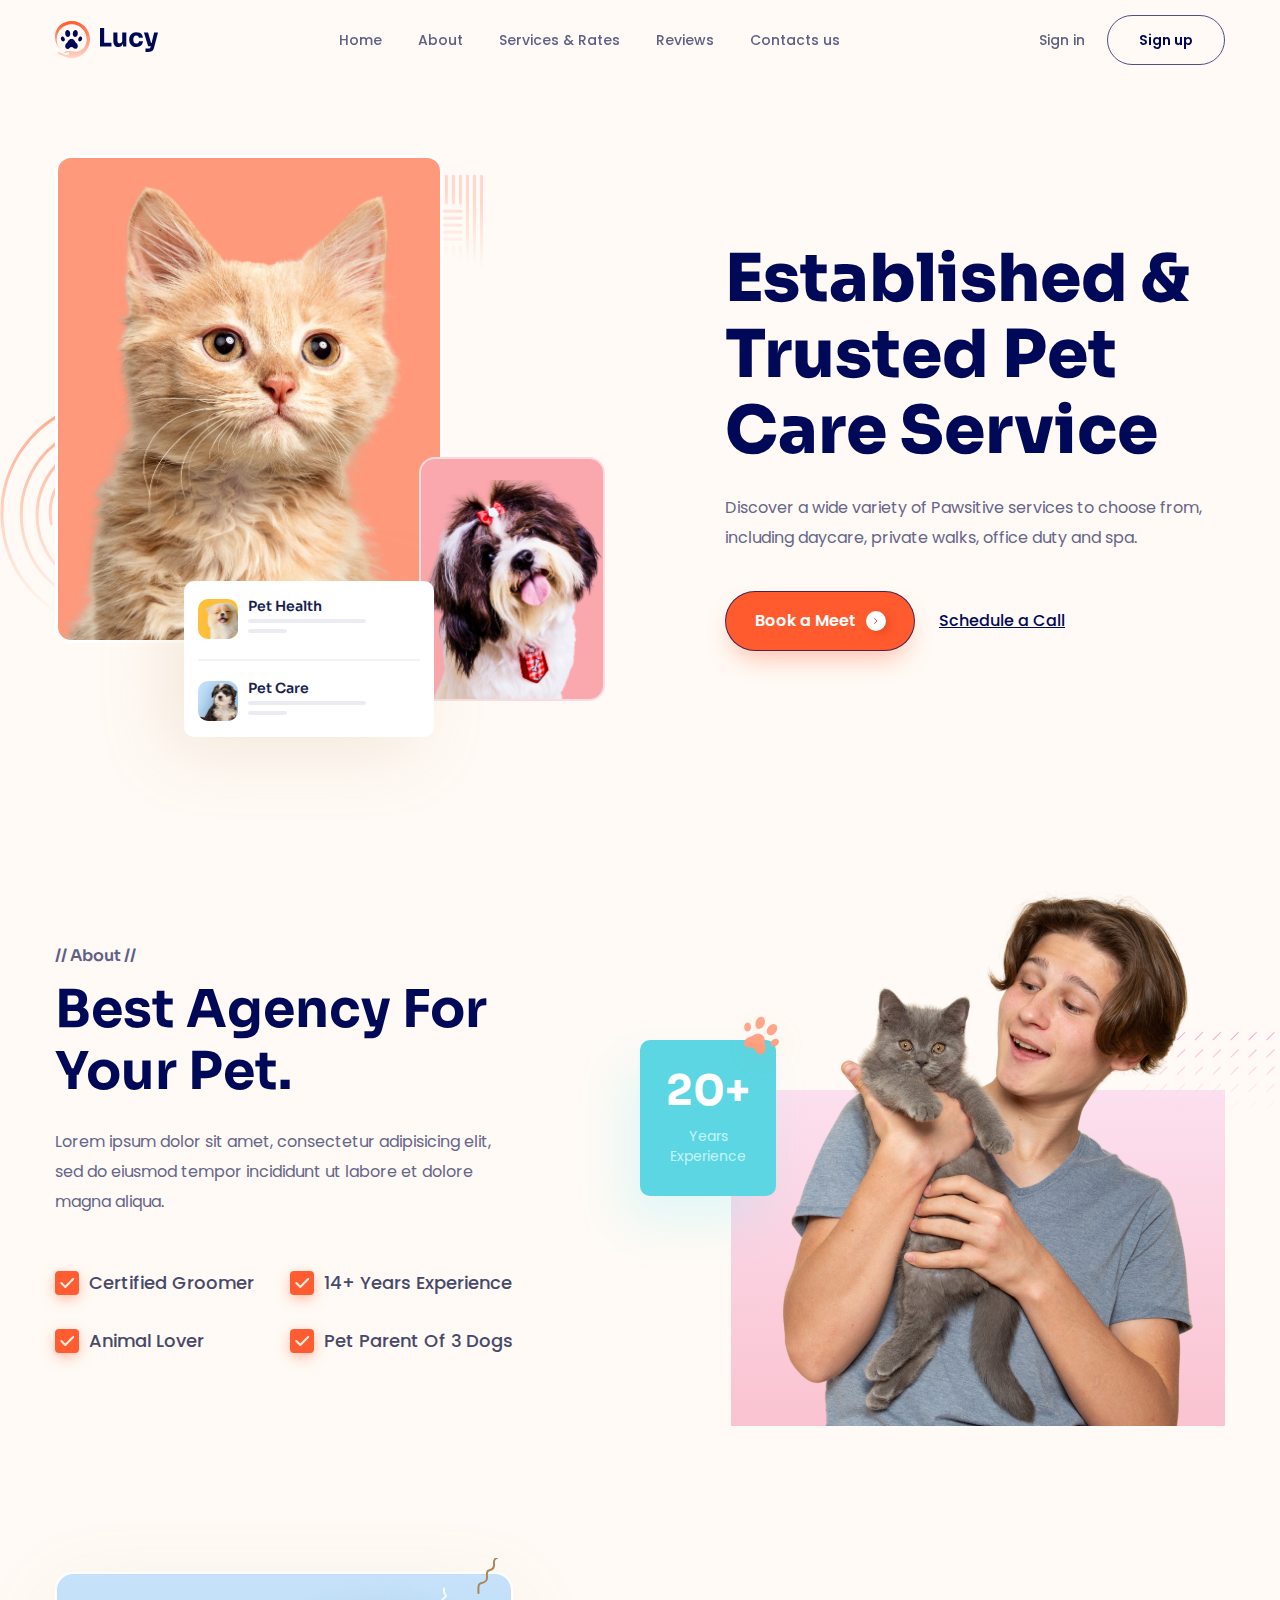
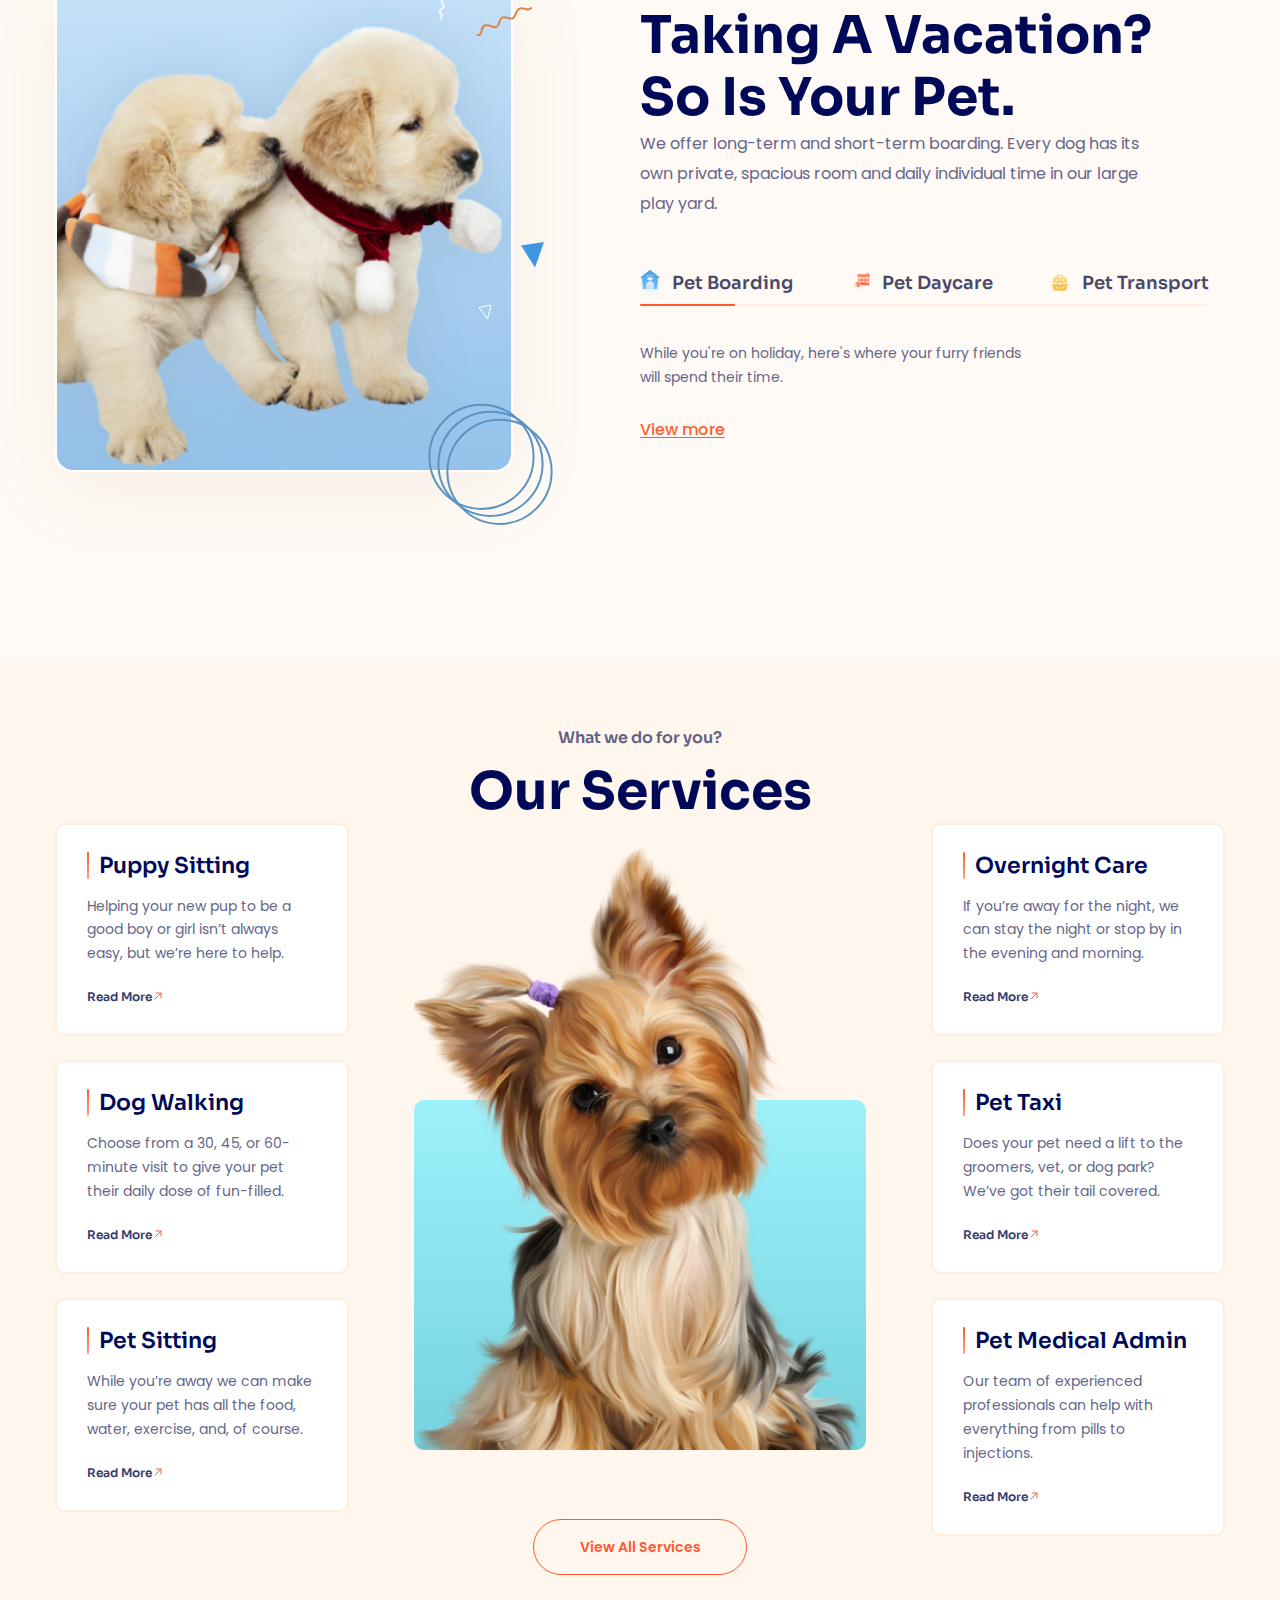
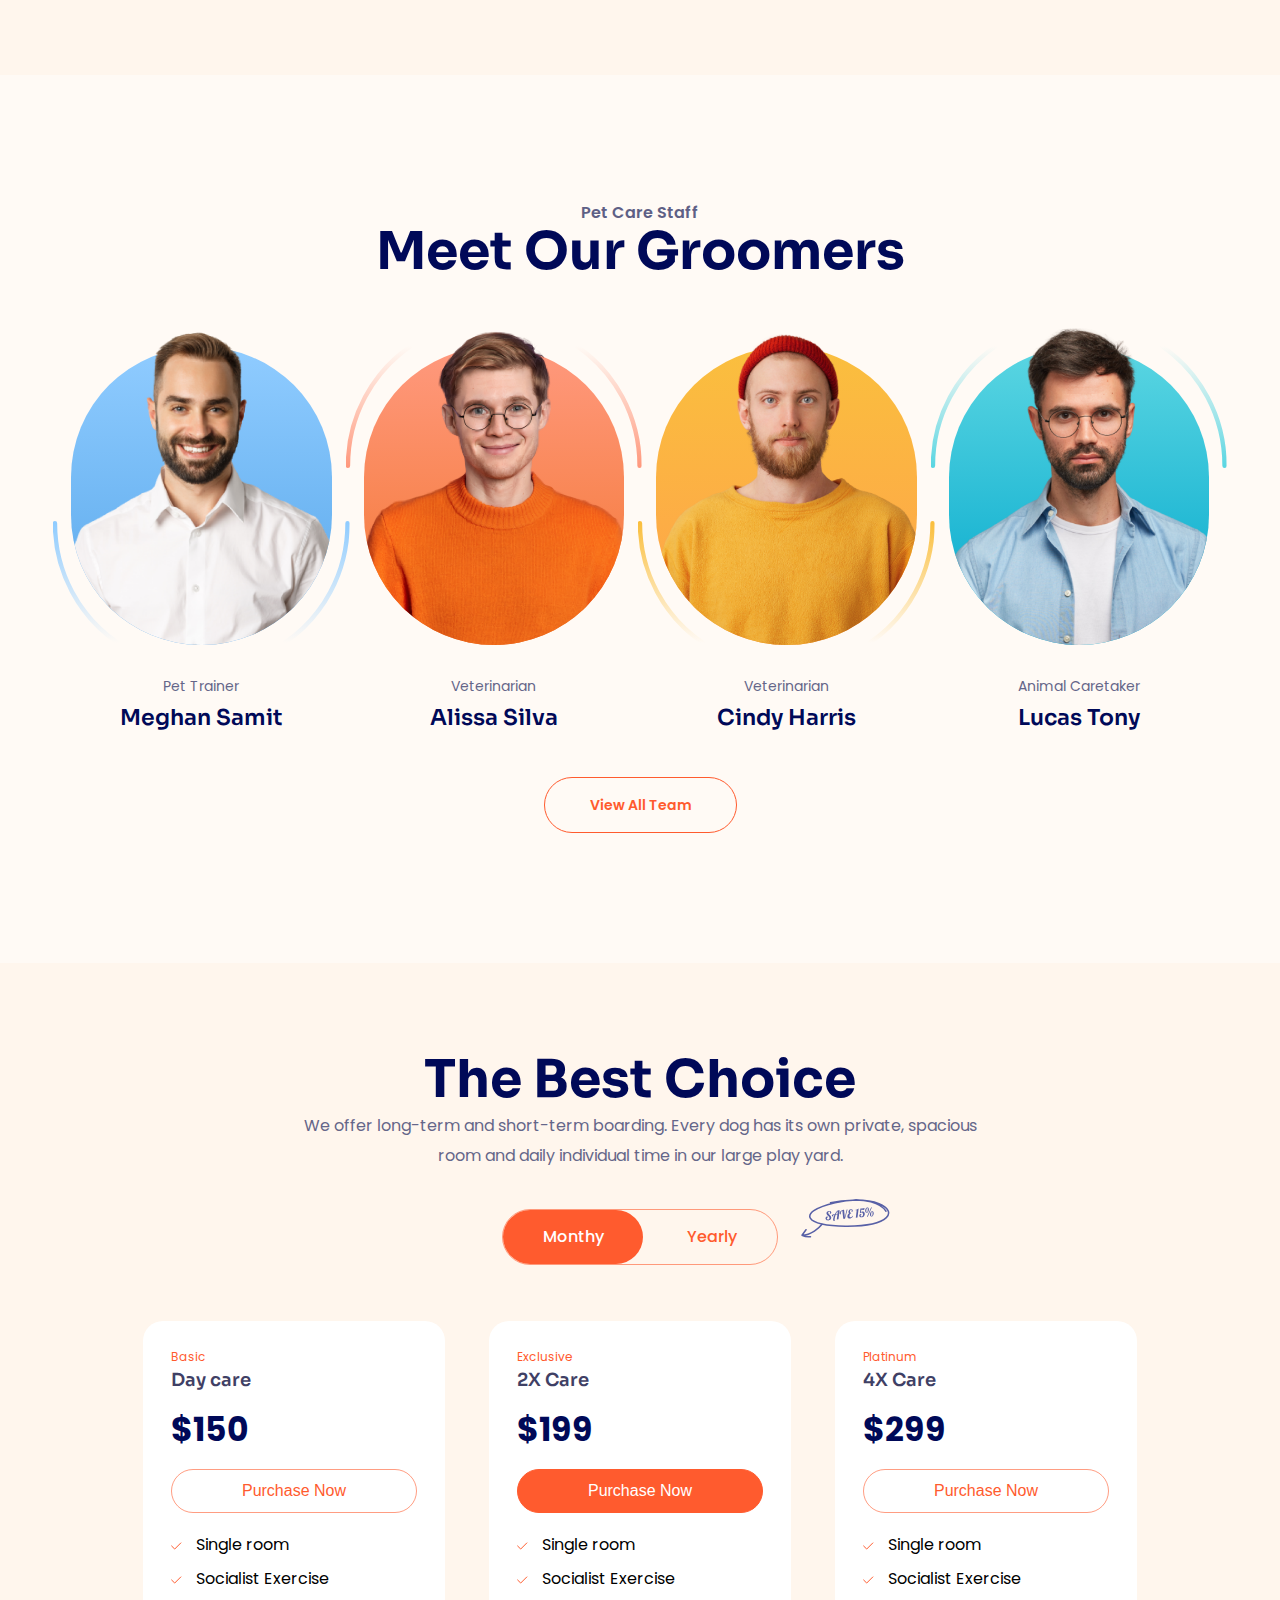
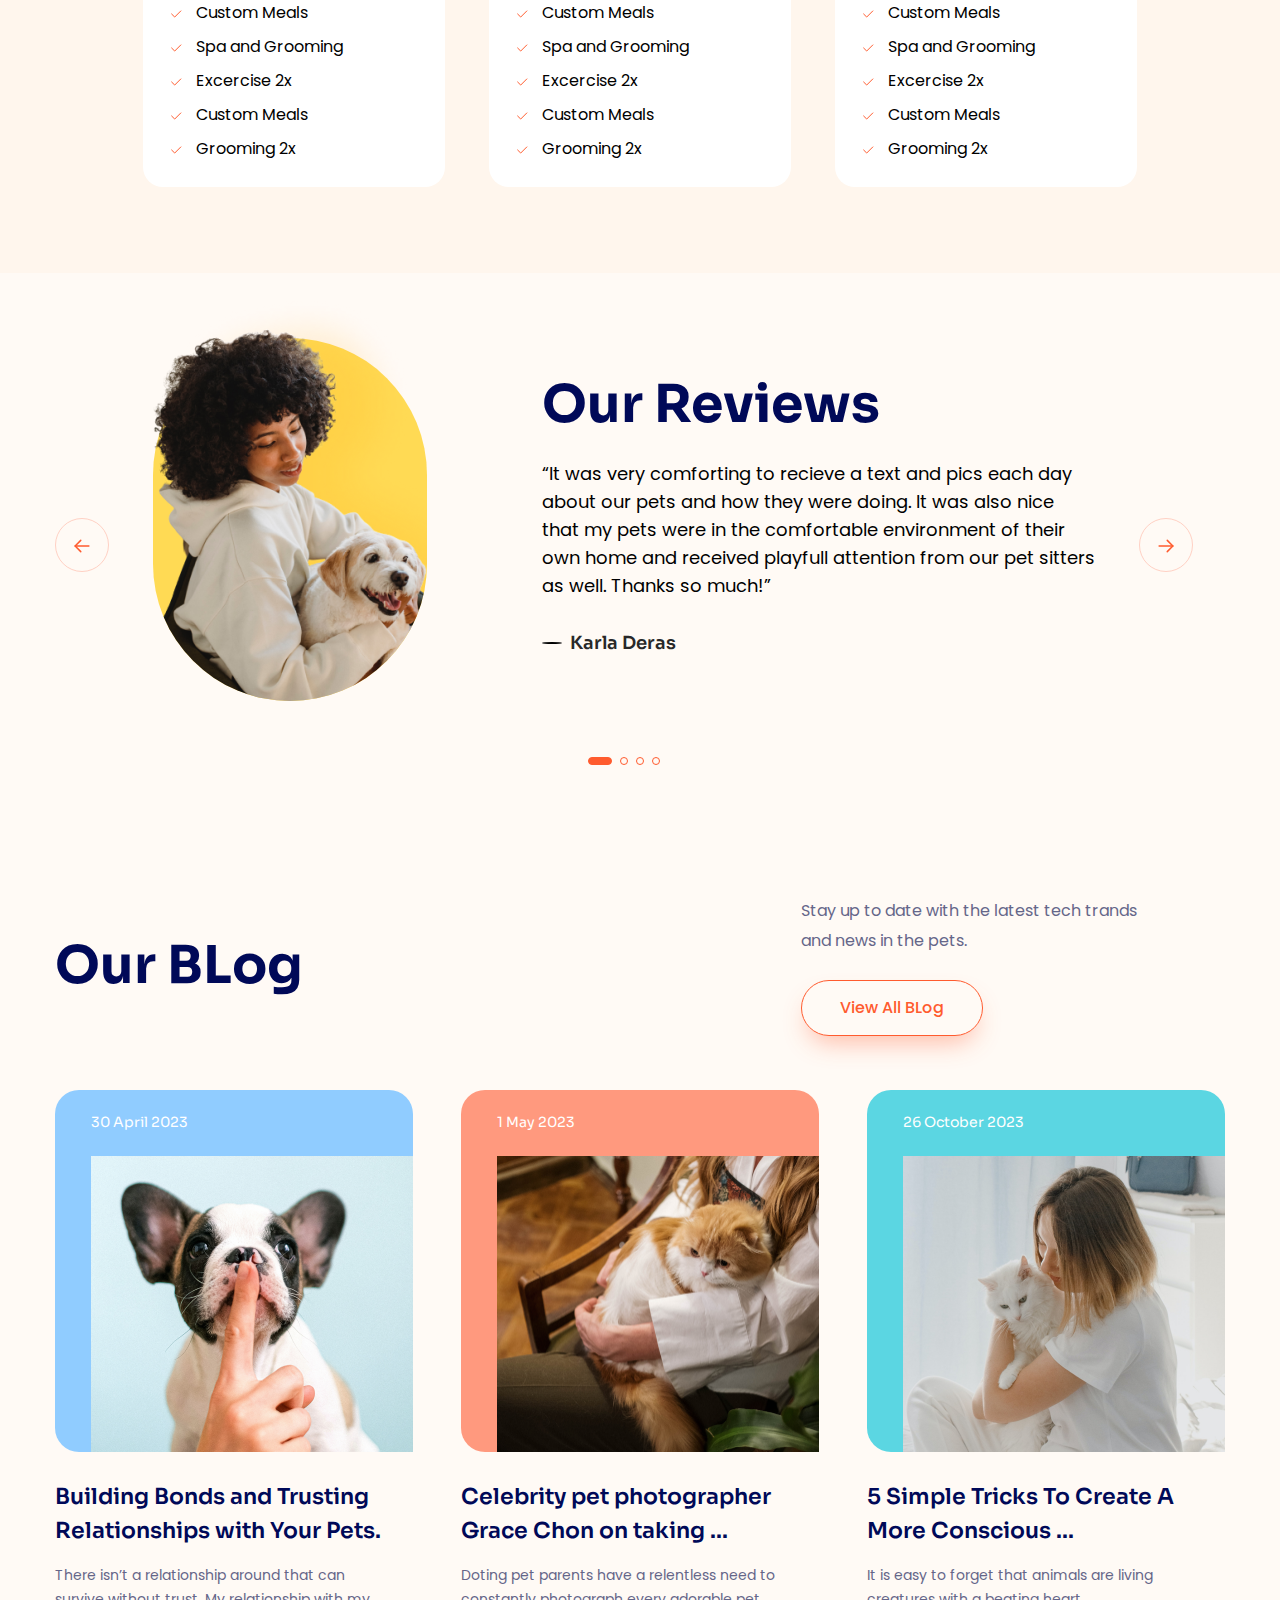
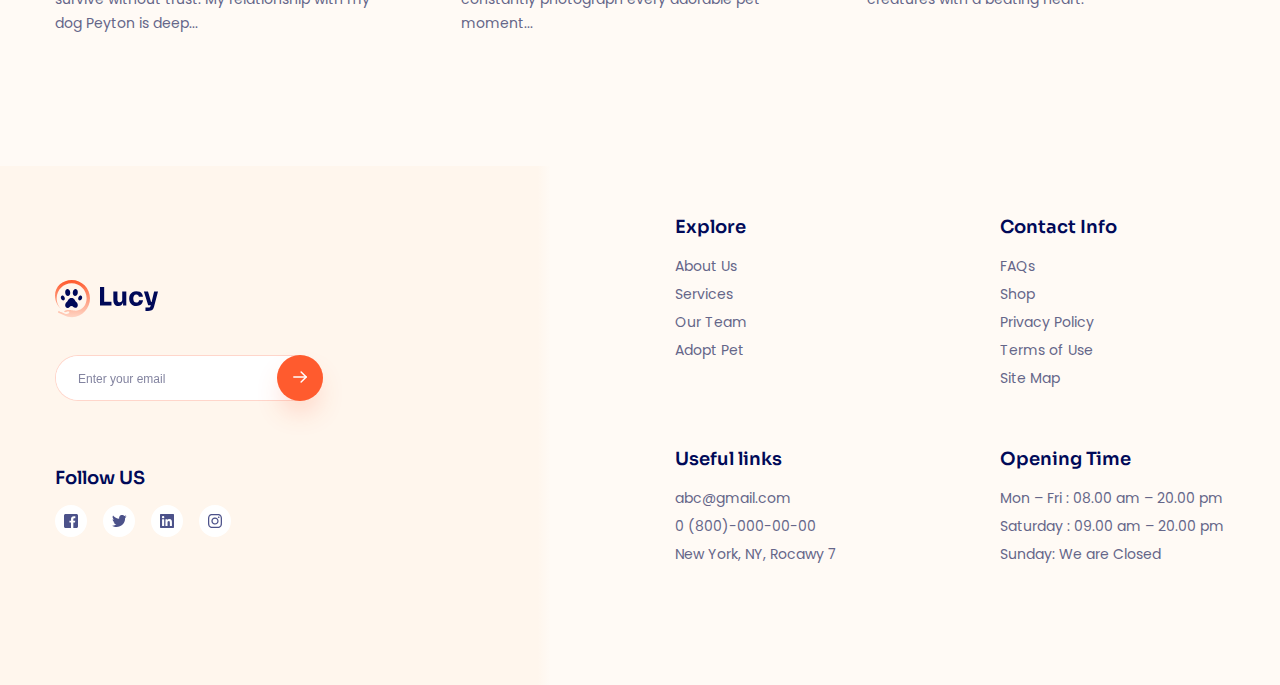
<file: project05/index.html>
<!DOCTYPE html>
<html lang="en">
  <head>
    <meta charset="UTF-8" />
    <meta http-equiv="X-UA-Compatible" content="IE=edge" />
    <meta name="viewport" content="width=device-width, initial-scale=1.0" />
    <!-- css style -->
    <link rel="stylesheet" href="./assets/css/reset.css" />
    <link rel="stylesheet" href="./assets/css/style.css" />
    <!-- embed fonts -->
    <link rel="preconnect" href="https://fonts.googleapis.com" />
    <link rel="preconnect" href="https://fonts.gstatic.com" crossorigin />
    <link
      href="https://fonts.googleapis.com/css2?family=Poppins:wght@200;300;400;500;600;700&family=Sora:wght@300;400;500;600;700&display=swap"
      rel="stylesheet"
    />
    <title>Project05</title>
  </head>
  <body>
    <!-- Header -->
    <header class="header">
      <div class="container">
        <div class="header__inner">
          <!-- Logo -->
          <img src="./assets/img/Logo.svg" alt="" class="logo" />

          <!-- Navbar -->
          <nav class="navbar">
            <ul class="navbar__list">
              <li class="navbar__item">
                <a href="#home" class="navbar__link">Home</a>
              </li>
              <li class="navbar__item">
                <a href="#about" class="navbar__link">About</a>
              </li>
              <li class="navbar__item">
                <a href="#services" class="navbar__link">Services & Rates</a>
              </li>
              <li class="navbar__item">
                <a href="#reviews" class="navbar__link">Reviews</a>
              </li>
              <li class="navbar__item">
                <a href="#contact" class="navbar__link">Contacts us</a>
              </li>
            </ul>
          </nav>
          <!-- Action -->
          <div class="header-action">
            <a href="" class="header-action__link">Sign in</a>
            <a href="" class="btn header-action__btn">Sign up</a>
          </div>
        </div>
      </div>
    </header>

    <section class="hero" id="home">
      <div class="container">
        <div class="hero__inner">
          <!-- Hero media -->
          <div class="hero__media">
            <div class="hero__img--wrap">
              <img src="./assets/img/pet01.png" alt="" class="hero__img" />
              <img
                src="./assets/img/Union (1).svg"
                alt=""
                class="hero__decor hero__decor-left"
              />
              <img
                src="./assets/img/Union.svg"
                alt=""
                class="hero__decor hero__decor-right"
              />
            </div>

            <div class="hero__img--wrap hero__img--wrap-small">
              <img
                src="./assets/img/pet02.png"
                alt=""
                class="hero__img hero__img-small"
              />
            </div>

            <div class="hero__list">
              <!-- Item 1 -->
              <div class="hero-list-item">
                <img
                  src="./assets/img/pet03.png"
                  alt=""
                  class="hero-list-item__thumb"
                />
                <div class="hero-list-item__info">
                  <p class="hero-list-item__title">Pet Health</p>
                  <div class="hero-list-item__skeleton"></div>
                  <div
                    class="hero-list-item__skeleton"
                    style="--width: 39px"
                  ></div>
                </div>
              </div>
              <div class="hero-list-item__seperate"></div>
              <!-- Item 2 -->
              <div class="hero-list-item">
                <img
                  src="./assets/img/pet04.png"
                  alt=""
                  class="hero-list-item__thumb"
                />
                <div class="hero-list-item__info">
                  <p class="hero-list-item__title">Pet Care</p>
                  <div class="hero-list-item__skeleton"></div>
                  <div
                    class="hero-list-item__skeleton"
                    style="--width: 39px"
                  ></div>
                </div>
              </div>
            </div>
          </div>

          <!-- Hero content -->
          <section class="hero__content">
            <h2 class="hero__heading">
              Established & Trusted Pet Care Service
            </h2>
            <p class="hero__desc">
              Discover a wide variety of Pawsitive services to choose from,
              including daycare, private walks, office duty and spa.
            </p>
            <div class="hero__row">
              <a href="" class="btn hero__cta-btn">
                Book a Meet
                <span class="btn__icon">
                  <svg
                    width="5"
                    height="6"
                    viewBox="0 0 5 6"
                    fill="none"
                    xmlns="http://www.w3.org/2000/svg"
                  >
                    <path
                      d="M1.48584 0.5L3.98584 3L1.48584 5.5"
                      stroke="currentColor"
                      stroke-linecap="round"
                      stroke-linejoin="round"
                    />
                  </svg>
                </span>
              </a>
              <a href="" class="hero__cta-link"> Schedule a Call </a>
            </div>
          </section>
        </div>
      </div>
    </section>

    <main>
      <!-- About-->
      <section class="about" id="about">
        <div class="container">
          <div class="about__inner">
            <section class="about__content">
              <p class="about__label">// About //</p>
              <h2 class="about__heading section__heading">
                Best Agency For Your Pet.
              </h2>
              <p class="about__desc section__desc">
                Lorem ipsum dolor sit amet, consectetur adipisicing elit, sed do
                eiusmod tempor incididunt ut labore et dolore magna aliqua.
              </p>
              <div class="about__checklist">
                <span class="about__check-item"> Certified Groomer </span>
                <span class="about__check-item"> 14+ Years Experience </span>
                <span class="about__check-item"> Animal Lover </span>
                <span class="about__check-item"> Pet Parent Of 3 Dogs </span>
              </div>
            </section>

            <div class="about__media">
              <!-- About card -->
              <div class="about__card">
                <b class="about__card-title">20+</b>
                <p class="about__card-desc">Years Experience</p>
                <img
                  src="./assets/icon/hand.svg"
                  alt=""
                  class="about__card-decor"
                />
              </div>
              <!-- About image wrap -->
              <figure class="about__img-wrap">
                <img src="./assets/img/about01.png" alt="" class="about__img" />
              </figure>

              <img
                src="./assets/img/about02.svg"
                alt=""
                class="about__media-decor"
              />
            </div>

            <div class="about__media">
              <figure class="about__img-wrap about__img-wrap-bottom">
                <img
                  src="./assets/img/about-section2(1).png"
                  alt=""
                  class="about__img about__img-bottom"
                />
                <!-- Decorators -->
                <div>
                  <img
                    src="./assets/icon/decor01.svg"
                    alt=""
                    class="about__decor-img"
                  />
                  <img
                    src="./assets/icon/decor02.svg"
                    alt=""
                    class="about__decor-img"
                  />
                  <img
                    src="./assets/icon/decor03.svg"
                    alt=""
                    class="about__decor-img"
                  />
                  <img
                    src="./assets/icon/decor05.svg"
                    alt=""
                    class="about__decor-img"
                  />
                  <img
                    src="./assets/icon/decor06.svg"
                    alt=""
                    class="about__decor-img"
                  />
                  <img
                    src="./assets/icon/decor04.svg"
                    alt=""
                    class="about__decor-img"
                  />
                  <img
                    src="./assets/icon/decor04.svg"
                    alt=""
                    class="about__decor-img"
                  />
                  <img
                    src="./assets/icon/decor04.svg"
                    alt=""
                    class="about__decor-img"
                  />
                </div>
              </figure>
            </div>

            <section class="about__content">
              <h2 class="section__heading">
                Taking A Vacation? So Is Your Pet.
              </h2>
              <p class="section__desc about__desc-bottom">
                We offer long-term and short-term boarding. Every dog has its
                own private, spacious room and daily individual time in our
                large play yard.
              </p>
              <div class="tab">
                <ul class="tab__list">
                  <li class="tab__item tab__item--active">
                    <img
                      src="./assets/icon/Group 32.png"
                      alt=""
                      class="tab__icon"
                    />
                    <span class="tab__title">Pet Boarding</span>
                  </li>

                  <li class="tab__item">
                    <img
                      src="./assets/icon/Group 36.png"
                      alt=""
                      class="tab__icon"
                    />
                    <span class="tab__title">Pet Daycare</span>
                  </li>

                  <li class="tab__item">
                    <img
                      src="./assets/icon/Group.png"
                      alt=""
                      class="tab__icon"
                    />
                    <span class="tab__title">Pet Transport</span>
                  </li>
                </ul>
                <div class="tab__contents">
                  <!-- Tab content 1 -->
                  <div class="tab__content-item tab__content-item-active">
                    <p class="tab__content-desc">
                      While you're on holiday, here's where your furry friends
                      will spend their time.
                    </p>
                    <a href="" class="tab__content-more">View more</a>
                  </div>

                  <!-- Tab content 2 -->
                  <div class="tab__content-item">
                    <p class="tab__content-desc">
                      While you're on holiday, here's where your furry friends
                      will spend their time.
                    </p>
                    <a href="" class="tab__content-more">View more</a>
                  </div>

                  <!-- Tab content 3 -->
                  <div class="tab__content-item">
                    <p class="tab__content-desc">
                      While you're on holiday, here's where your furry friends
                      will spend their time.
                    </p>
                    <a href="" class="tab__content-more">View more</a>
                  </div>
                </div>
              </div>
            </section>
          </div>
        </div>
      </section>

      <!-- Service -->
      <section class="service" id="services">
        <div class="container">
          <section class="service__top">
            <p class="service__desc">What we do for you?</p>
            <h2 class="section__heading">Our Services</h2>
          </section>

          <div class="service__body">
            <div class="service__column">
              <!-- Service Item 1 -->
              <article class="service-item">
                <h3>
                  <a href="" class="service-item__heading">Puppy Sitting</a>
                </h3>
                <p class="service-item__desc">
                  Helping your new pup to be a good boy or girl isn’t always
                  easy, but we’re here to help.
                </p>
                <a href="" class="service-item__link">Read More</a>
              </article>

              <!-- Service Item 1 -->
              <article class="service-item">
                <h3>
                  <a href="" class="service-item__heading">Dog Walking</a>
                </h3>
                <p class="service-item__desc">
                  Choose from a 30, 45, or 60-minute visit to give your pet
                  their daily dose of fun-filled.
                </p>
                <a href="" class="service-item__link">Read More</a>
              </article>

              <!-- Service Item 1 -->
              <article class="service-item">
                <h3>
                  <a href="" class="service-item__heading">Pet Sitting</a>
                </h3>
                <p class="service-item__desc">
                  While you’re away we can make sure your pet has all the food,
                  water, exercise, and, of course.
                </p>
                <a href="" class="service-item__link">Read More</a>
              </article>
            </div>
            <div class="service__column">
              <figure class="service__media">
                <img
                  src="./assets/img/favpng_yorkshire-terrier-puppy-siberian-husky-dog-grooming-pet.png"
                  alt=""
                  class="service__img"
                />
              </figure>
              <div class="service__cta-wrap">
                <a href="" class="btn service__cta">View All Services</a>
              </div>
            </div>
            <div class="service__column">
              <!-- Service Item 1 -->
              <article class="service-item">
                <h3>
                  <a href="" class="service-item__heading">Overnight Care</a>
                </h3>
                <p class="service-item__desc">
                  If you’re away for the night, we can stay the night or stop by
                  in the evening and morning.
                </p>
                <a href="" class="service-item__link">Read More</a>
              </article>

              <!-- Service Item 1 -->
              <article class="service-item">
                <h3><a href="" class="service-item__heading">Pet Taxi</a></h3>
                <p class="service-item__desc">
                  Does your pet need a lift to the groomers, vet, or dog park?
                  We’ve got their tail covered.
                </p>
                <a href="" class="service-item__link">Read More</a>
              </article>

              <!-- Service Item 1 -->
              <article class="service-item">
                <h3>
                  <a href="" class="service-item__heading">Pet Medical Admin</a>
                </h3>
                <p class="service-item__desc">
                  Our team of experienced professionals can help with everything
                  from pills to injections.
                </p>
                <a href="" class="service-item__link">Read More</a>
              </article>
            </div>
          </div>
        </div>
      </section>

      <!-- Staff -->
      <section class="staff" id="services">
        <div class="container">
          <p class="staff__desc">Pet Care Staff</p>
          <h2 class="staff__heading section__heading">Meet Our Groomers</h2>

          <div class="staff__list">
            <!-- Staff 1 -->
            <article class="staff-item">
              <figure class="staff-item__img-wrap">
                <img
                  src="./assets/img/staff01.png"
                  alt=""
                  class="staff-item__img"
                />
              </figure>

              <p class="staff-item__title">Pet Trainer</p>
              <h3 class="staff-item__name">Meghan Samit</h3>
            </article>

            <!-- Staff 2 -->
            <article class="staff-item">
              <figure class="staff-item__img-wrap">
                <img
                  src="./assets/img/staff02.png"
                  alt=""
                  class="staff-item__img"
                />
              </figure>

              <p class="staff-item__title">Veterinarian</p>
              <h3 class="staff-item__name">Alissa Silva</h3>
            </article>

            <!-- Staff 3 -->
            <article class="staff-item">
              <figure class="staff-item__img-wrap">
                <img
                  src="./assets/img/staff03.png"
                  alt=""
                  class="staff-item__img"
                />
              </figure>

              <p class="staff-item__title">Veterinarian</p>
              <h3 class="staff-item__name">Cindy Harris</h3>
            </article>

            <!-- Staff 4 -->
            <article class="staff-item">
              <figure class="staff-item__img-wrap">
                <img
                  src="./assets/img/staff04.png"
                  alt=""
                  class="staff-item__img"
                />
              </figure>

              <p class="staff-item__title">Animal Caretaker</p>
              <h3 class="staff-item__name">Lucas Tony</h3>
            </article>
          </div>

          <div class="staff__cta-wrap">
            <a href="" class="btn staff__cta-btn">View All Team</a>
          </div>
        </div>
      </section>

      <!-- Pricing -->
      <section class="pricing" id="">
        <div class="container pricing__container">
          <h2 class="section__heading pricing__heading">The Best Choice</h2>
          <p class="section__desc pricing__desc">
            We offer long-term and short-term boarding. Every dog has its own
            private, spacious room and daily individual time in our large play
            yard.
          </p>

          <div class="pricing__switch-wrap">
            <div class="pricing__switch-inner">
              <div class="pricing__switch">
                <input
                  type="checkbox"
                  name=""
                  id="pricing-switch"
                  class="pricing__switch-input"
                  hidden
                />
                <label for="pricing-switch" class="pricing__switch-label">
                  <span class="pricing__switch-value">Monthy</span>
                  <span class="pricing__switch-value">Yearly</span>
                </label>
              </div>
              <img
                src="./assets/img/Group 84.svg"
                alt=""
                class="pricing__sale-off"
              />
            </div>
          </div>

          <div class="pricing__list">
            <!-- Pricing Item 1 -->
            <article class="pricing-item">
              <p class="pricing-item__type">Basic</p>
              <h3 class="pricing-item__heading">Day care</h3>
              <p class="pricing-item__price">$150</p>
              <button class="btn pricing-item__btn">Purchase Now</button>
              <ul class="pricing-item__list">
                <li class="pricing-item__item">Single room</li>
                <li class="pricing-item__item">Socialist Exercise</li>
                <li class="pricing-item__item">Custom Meals</li>
                <li class="pricing-item__item">Spa and Grooming</li>
                <li class="pricing-item__item">Excercise 2x</li>
                <li class="pricing-item__item">Custom Meals</li>
                <li class="pricing-item__item">Grooming 2x</li>
              </ul>
            </article>

            <!-- Pricing Item 2 -->
            <article class="pricing-item">
              <p class="pricing-item__type">Exclusive</p>
              <h3 class="pricing-item__heading">2X Care</h3>
              <p class="pricing-item__price">$199</p>
              <button class="btn pricing-item__btn btn--primary">
                Purchase Now
              </button>
              <ul class="pricing-item__list">
                <li class="pricing-item__item">Single room</li>
                <li class="pricing-item__item">Socialist Exercise</li>
                <li class="pricing-item__item">Custom Meals</li>
                <li class="pricing-item__item">Spa and Grooming</li>
                <li class="pricing-item__item">Excercise 2x</li>
                <li class="pricing-item__item">Custom Meals</li>
                <li class="pricing-item__item">Grooming 2x</li>
              </ul>
            </article>

            <!-- Pricing Item 3 -->
            <article class="pricing-item">
              <p class="pricing-item__type">Platinum</p>
              <h3 class="pricing-item__heading">4X Care</h3>
              <p class="pricing-item__price">$299</p>
              <button class="btn pricing-item__btn">Purchase Now</button>
              <ul class="pricing-item__list">
                <li class="pricing-item__item">Single room</li>
                <li class="pricing-item__item">Socialist Exercise</li>
                <li class="pricing-item__item">Custom Meals</li>
                <li class="pricing-item__item">Spa and Grooming</li>
                <li class="pricing-item__item">Excercise 2x</li>
                <li class="pricing-item__item">Custom Meals</li>
                <li class="pricing-item__item">Grooming 2x</li>
              </ul>
            </article>
          </div>
        </div>
      </section>

      <!-- Reviews -->
      <section class="review" id="reviews">
        <div class="container">
          <div class="review__inner">
            <button class="review__control">
              <svg
                width="20"
                height="21"
                viewBox="0 0 20 21"
                fill="none"
                xmlns="http://www.w3.org/2000/svg"
              >
                <path
                  d="M16.875 10.9985H3.125"
                  stroke="currentColor"
                  stroke-width="1.5"
                  stroke-linecap="round"
                  stroke-linejoin="round"
                />
                <path
                  d="M8.75 5.37354L3.125 10.9985L8.75 16.6235"
                  stroke="currentColor"
                  stroke-width="1.5"
                  stroke-linecap="round"
                  stroke-linejoin="round"
                />
              </svg>
            </button>

            <!-- Review Content -->
            <div class="review__content">
              <div class="review__list">
                <!-- Review item 1 -->
                <article class="review-item">
                  <figure class="review-item__media">
                    <img
                      src="./assets/img/image 84.png"
                      alt=""
                      class="review-item__img"
                    />
                  </figure>
                  <section class="review-item__content">
                    <h2 class="section__heading">Our Reviews</h2>
                    <blockquote class="review-item__quote">
                      “It was very comforting to recieve a text and pics each
                      day about our pets and how they were doing. It was also
                      nice that my pets were in the comfortable environment of
                      their own home and received playfull attention from our
                      pet sitters as well. Thanks so much!”
                    </blockquote>
                    <p class="review-item__author">Karla Deras</p>
                  </section>
                </article>
              </div>

              <div class="review__dots">
                <div class="review__dot review__dot--active"></div>
                <div class="review__dot"></div>
                <div class="review__dot"></div>
                <div class="review__dot"></div>
              </div>
            </div>

            <button class="review__control">
              <svg
                width="20"
                height="21"
                viewBox="0 0 20 21"
                fill="none"
                xmlns="http://www.w3.org/2000/svg"
              >
                <path
                  d="M3.125 10.9985H16.875"
                  stroke="currentColor"
                  stroke-width="1.5"
                  stroke-linecap="round"
                  stroke-linejoin="round"
                />
                <path
                  d="M11.25 5.37354L16.875 10.9985L11.25 16.6235"
                  stroke="currentColor"
                  stroke-width="1.5"
                  stroke-linecap="round"
                  stroke-linejoin="round"
                />
              </svg>
            </button>
          </div>
        </div>
      </section>

      <!-- Blog -->
      <section class="blog" id="">
        <div class="container">
          <div class="blog__top">
            <h2 class="section__heading">Our BLog</h2>
            <div class="blog__info">
              <p class="blog__desc section__desc">
                Stay up to date with the latest tech trands and news in the
                pets.
              </p>
              <a href="" class="btn blog__cta-btn">View All BLog</a>
            </div>
          </div>

          <div class="blog__list">
            <!-- BLog Item 1 -->
            <div class="blog-item">
              <figure class="blog-item__img-wrap">
                <time class="blog-item__time"> 30 April 2023 </time>
                <a href="">
                  <img
                    src="./assets/img/pexels-anna-shvets-4587991 1.png"
                    alt=""
                    class="blog-item__img"
                  />
                </a>
              </figure>
              <section class="blog-item__info">
                <h3>
                  <a href="" class="blog-item__title">
                    Building Bonds and Trusting Relationships with Your Pets.
                  </a>
                </h3>
                <p class="blog-item__desc">
                  There isn’t a relationship around that can survive without
                  trust. My relationship with my dog Peyton is deep...
                </p>
              </section>
            </div>

            <!-- BLog Item 2 -->
            <div class="blog-item">
              <figure class="blog-item__img-wrap">
                <time class="blog-item__time"> 1 May 2023 </time>
                <a href="">
                  <img
                    src="./assets/img/pexels-cottonbro-6869632 1.png"
                    alt=""
                    class="blog-item__img"
                  />
                </a>
              </figure>
              <section class="blog-item__info">
                <h3 class="blog-item__title">
                  <a href="" class="blog-item__title">
                    Celebrity pet photographer Grace Chon on taking ...
                  </a>
                </h3>
                <p class="blog-item__desc">
                  Doting pet parents have a relentless need to constantly
                  photograph every adorable pet moment...
                </p>
              </section>
            </div>

            <!-- BLog Item 3 -->
            <div class="blog-item">
              <figure class="blog-item__img-wrap">
                <time class="blog-item__time"> 26 October 2023 </time>
                <a href="">
                  <img
                    src="./assets/img/pexels-nataliya-vaitkevich-4939748 1.png"
                    alt=""
                    class="blog-item__img"
                  />
                </a>
              </figure>
              <section class="blog-item__info">
                <h3>
                  <a href="" class="blog-item__title">
                    5 Simple Tricks To Create A More Conscious ...
                  </a>
                </h3>
                <p class="blog-item__desc">
                  It is easy to forget that animals are living creatures with a
                  beating heart.
                </p>
              </section>
            </div>
          </div>
        </div>
      </section>
    </main>

    <footer class="footer" id="contact">
      <div class="container">
        <div class="footer__inner">
          <div class="footer__left">
            <img src="./assets/img/Logo.svg" alt="" />
            <!-- Search form -->
            <form action="" class="subscribe-form">
              <input
                type="email"
                name=""
                id=""
                class="subscribe-form__input"
                placeholder="Enter your email"
              />
              <button type="submit" class="subscribe-form__submit">
                <svg
                  width="18"
                  height="19"
                  viewBox="0 0 18 19"
                  fill="none"
                  xmlns="http://www.w3.org/2000/svg"
                >
                  <path
                    d="M2.8125 9.00195H15.1875"
                    stroke="currentColor"
                    stroke-width="1.5"
                    stroke-linecap="round"
                    stroke-linejoin="round"
                  />
                  <path
                    d="M10.125 3.93945L15.1875 9.00195L10.125 14.0645"
                    stroke="currentColor"
                    stroke-width="1.5"
                    stroke-linecap="round"
                    stroke-linejoin="round"
                  />
                </svg>
              </button>
            </form>
            <!-- Social -->
            <h3 class="footer__heading">Follow US</h3>
            <div class="social-list">
              <a href="" class="social-item">
                <svg
                  width="14"
                  height="14"
                  viewBox="0 0 14 14"
                  fill="none"
                  xmlns="http://www.w3.org/2000/svg"
                >
                  <path
                    opacity="0.7"
                    d="M12.4444 0H1.55556C0.7 0 0 0.7 0 1.55556V12.4444C0 13.3008 0.7 14 1.55556 14H7V8.55556H5.44444V6.63056H7V5.03611C7 3.353 7.94267 2.17078 9.92911 2.17078L11.3314 2.17233V4.19844H10.4004C9.62733 4.19844 9.33333 4.77867 9.33333 5.31689V6.63133H11.3307L10.8889 8.55556H9.33333V14H12.4444C13.3 14 14 13.3008 14 12.4444V1.55556C14 0.7 13.3 0 12.4444 0Z"
                    fill="#000958"
                  />
                </svg>
              </a>
              <a href="" class="social-item">
                <svg
                  width="15"
                  height="12"
                  viewBox="0 0 15 12"
                  fill="none"
                  xmlns="http://www.w3.org/2000/svg"
                >
                  <path
                    opacity="0.7"
                    d="M4.58338 11.9998C5.70216 12.007 6.8112 11.7889 7.84618 11.3583C8.88116 10.9277 9.82148 10.2931 10.6126 9.49132C11.4037 8.68956 12.0299 7.73659 12.4548 6.68769C12.8797 5.63878 13.0948 4.51481 13.0878 3.38098V2.98494C13.6677 2.55432 14.1697 2.02517 14.5714 1.42093C14.0253 1.66298 13.4475 1.82351 12.856 1.89751C13.4831 1.51878 13.9537 0.922635 14.1806 0.219387C13.5962 0.574774 12.9552 0.82461 12.2864 0.957762C11.8359 0.471352 11.2399 0.148943 10.5904 0.0404223C9.94098 -0.0680986 9.27434 0.0433178 8.69367 0.357432C8.113 0.671547 7.65065 1.17085 7.37818 1.77808C7.10571 2.38531 7.03829 3.06663 7.18636 3.7166C5.99815 3.65749 4.83554 3.34541 3.77424 2.80068C2.71294 2.25595 1.77675 1.49079 1.02662 0.555012C0.648377 1.22034 0.533729 2.00647 0.705893 2.75424C0.878056 3.50202 1.32417 4.15555 1.9539 4.58251C1.48934 4.56436 1.03553 4.43558 0.629221 4.20661V4.24018C0.625093 4.93548 0.856218 5.61122 1.28408 6.15476C1.71193 6.69831 2.31068 7.07683 2.98052 7.22724C2.54844 7.34502 2.09583 7.36337 1.65584 7.28094C1.84977 7.87391 2.21995 8.39157 2.71562 8.76292C3.21128 9.13426 3.80817 9.34111 4.42442 9.3551C3.37078 10.2147 2.06126 10.6878 0.708701 10.6976C0.471554 10.6906 0.234962 10.6705 0 10.6372C1.36902 11.5212 2.96012 11.9872 4.58338 11.9797"
                    fill="#000958"
                  />
                </svg>
              </a>
              <a href="" class="social-item">
                <svg
                  width="14"
                  height="14"
                  viewBox="0 0 14 14"
                  fill="none"
                  xmlns="http://www.w3.org/2000/svg"
                >
                  <path
                    opacity="0.7"
                    d="M13.2222 0H0.777778C0.571498 0 0.373667 0.0819442 0.227806 0.227806C0.0819442 0.373667 0 0.571498 0 0.777778V13.2222C0 13.4285 0.0819442 13.6263 0.227806 13.7722C0.373667 13.9181 0.571498 14 0.777778 14H13.2222C13.4285 14 13.6263 13.9181 13.7722 13.7722C13.9181 13.6263 14 13.4285 14 13.2222V0.777778C14 0.571498 13.9181 0.373667 13.7722 0.227806C13.6263 0.0819442 13.4285 0 13.2222 0ZM4.15256 11.9288H2.07433V5.24767H4.15256V11.9288ZM3.11344 4.33533C2.79412 4.33533 2.48788 4.20848 2.26209 3.98269C2.03629 3.7569 1.90944 3.45065 1.90944 3.13133C1.90944 2.81201 2.03629 2.50577 2.26209 2.27998C2.48788 2.05418 2.79412 1.92733 3.11344 1.92733C3.43277 1.92733 3.73901 2.05418 3.9648 2.27998C4.19059 2.50577 4.31744 2.81201 4.31744 3.13133C4.31744 3.45065 4.19059 3.7569 3.9648 3.98269C3.73901 4.20848 3.43277 4.33533 3.11344 4.33533ZM11.9296 11.9288H9.85367V8.68C9.85367 7.90533 9.83967 6.909 8.77411 6.909C7.693 6.909 7.52889 7.75367 7.52889 8.62556V11.9296H5.45456V5.24844H7.44567V6.16156H7.47444C7.75056 5.63656 8.42878 5.08278 9.43756 5.08278C11.5407 5.08278 11.9288 6.46567 11.9288 8.26544V11.9288H11.9296Z"
                    fill="#000958"
                  />
                </svg>
              </a>
              <a href="" class="social-item">
                <svg
                  width="14"
                  height="14"
                  viewBox="0 0 14 14"
                  fill="none"
                  xmlns="http://www.w3.org/2000/svg"
                >
                  <path
                    opacity="0.7"
                    fill-rule="evenodd"
                    clip-rule="evenodd"
                    d="M7 0C5.0988 0 4.8608 0.00839996 4.1139 0.042C3.3691 0.0763 2.8602 0.1946 2.415 0.3675C1.94774 0.543091 1.52443 0.818532 1.1746 1.1746C0.818549 1.52444 0.543112 1.94775 0.3675 2.415C0.1946 2.8602 0.0763 3.3691 0.042 4.1139C0.00769996 4.8608 0 5.0988 0 7C0 8.9012 0.00769996 9.1392 0.042 9.8861C0.0763 10.6309 0.1946 11.1398 0.3675 11.585C0.543132 12.0522 0.818567 12.4755 1.1746 12.8254C1.52446 13.1814 1.94776 13.4569 2.415 13.6325C2.8602 13.8054 3.3691 13.9237 4.1139 13.958C4.8608 13.9916 5.0988 14 7 14C8.9012 14 9.1392 13.9916 9.8861 13.958C10.6309 13.9237 11.1398 13.8054 11.585 13.6325C12.0522 13.4569 12.4756 13.1815 12.8254 12.8254C13.1815 12.4756 13.4569 12.0522 13.6325 11.585C13.8054 11.1398 13.9237 10.6309 13.958 9.8861C13.9916 9.1392 14 8.9012 14 7C14 5.0988 13.9916 4.8608 13.958 4.1139C13.9237 3.3691 13.8054 2.8602 13.6325 2.415C13.4569 1.94775 13.1815 1.52444 12.8254 1.1746C12.4756 0.818532 12.0523 0.543091 11.585 0.3675C11.1398 0.1946 10.6309 0.0763 9.8861 0.042C9.1392 0.00839996 8.9012 0 7 0ZM7 1.2614C8.869 1.2614 9.0902 1.2684 9.828 1.302C10.5112 1.3335 10.8815 1.4469 11.1286 1.5428C11.4548 1.6702 11.6886 1.8221 11.9336 2.0664C12.1786 2.3114 12.3298 2.5452 12.4572 2.8714C12.5524 3.1185 12.6672 3.4888 12.698 4.1713C12.7316 4.9098 12.7386 5.1303 12.7386 7C12.7386 8.869 12.7316 9.0902 12.698 9.828C12.6665 10.5112 12.5524 10.8815 12.4572 11.1286C12.345 11.4327 12.1661 11.7077 11.9336 11.9336C11.6886 12.1786 11.4548 12.3298 11.1286 12.4572C10.8815 12.5524 10.5112 12.6672 9.8287 12.698C9.0909 12.7316 8.8697 12.7386 7 12.7386C5.131 12.7386 4.9091 12.7316 4.172 12.698C3.4888 12.6665 3.1185 12.5524 2.8714 12.4572C2.56731 12.345 2.29223 12.1661 2.0664 11.9336C1.8339 11.7078 1.65498 11.4327 1.5428 11.1286C1.4469 10.8815 1.3328 10.5112 1.302 9.8287C1.2684 9.0902 1.2614 8.8697 1.2614 7C1.2614 5.131 1.2684 4.9098 1.302 4.172C1.3335 3.4888 1.4469 3.1185 1.5428 2.8714C1.6702 2.5452 1.8221 2.3114 2.0664 2.0664C2.3114 1.8214 2.5452 1.6702 2.8714 1.5428C3.1185 1.4469 3.4888 1.3328 4.1713 1.302C4.9098 1.2684 5.1303 1.2614 7 1.2614ZM7 9.3331C6.38122 9.3331 5.78779 9.08729 5.35025 8.64975C4.91271 8.21221 4.6669 7.61878 4.6669 7C4.6669 6.38122 4.91271 5.78779 5.35025 5.35025C5.78779 4.91271 6.38122 4.6669 7 4.6669C7.61878 4.6669 8.21221 4.91271 8.64975 5.35025C9.08729 5.78779 9.3331 6.38122 9.3331 7C9.3331 7.61878 9.08729 8.21221 8.64975 8.64975C8.21221 9.08729 7.61878 9.3331 7 9.3331ZM7 3.4055C6.52796 3.4055 6.06055 3.49847 5.62444 3.67911C5.18834 3.85976 4.79208 4.12452 4.4583 4.4583C4.12452 4.79209 3.85976 5.18834 3.67911 5.62444C3.49847 6.06055 3.4055 6.52796 3.4055 7C3.4055 7.47204 3.49847 7.93945 3.67911 8.37556C3.85976 8.81166 4.12452 9.20791 4.4583 9.54169C4.79208 9.87547 5.18834 10.1402 5.62444 10.3209C6.06055 10.5015 6.52796 10.5945 7 10.5945C7.95332 10.5945 8.8676 10.2158 9.54169 9.54169C10.2158 8.8676 10.5945 7.95332 10.5945 7C10.5945 6.04668 10.2158 5.1324 9.54169 4.4583C8.8676 3.78421 7.95332 3.4055 7 3.4055ZM11.5766 3.2634C11.5766 3.37371 11.5549 3.48294 11.5127 3.58485C11.4704 3.68677 11.4086 3.77937 11.3306 3.85737C11.2526 3.93537 11.16 3.99724 11.0581 4.03946C10.9561 4.08167 10.8469 4.1034 10.7366 4.1034C10.6263 4.1034 10.5171 4.08167 10.4151 4.03946C10.3132 3.99724 10.2206 3.93537 10.1426 3.85737C10.0646 3.77937 10.0028 3.68677 9.96054 3.58485C9.91833 3.48294 9.8966 3.37371 9.8966 3.2634C9.8966 3.04062 9.9851 2.82696 10.1426 2.66943C10.3002 2.5119 10.5138 2.4234 10.7366 2.4234C10.9594 2.4234 11.173 2.5119 11.3306 2.66943C11.4881 2.82696 11.5766 3.04062 11.5766 3.2634Z"
                    fill="#000958"
                  />
                </svg>
              </a>
            </div>
          </div>
          <div class="footer__right">
            <div class="footer__row">
                <!-- Footer column 1 -->
                <section class="footer__column">
                    <h3 class="footer__heading">Explore</h3>
                    <ul class="footer__list">
                        <li>
                            <a href="" class="footer__link">
                                About Us
                            </a>
                        </li>
                        <li>
                            <a href="" class="footer__link">
                                Services
                            </a>
                        </li>
                        <li>
                            <a href="" class="footer__link">
                                Our Team
                            </a>
                        </li>
                        <li>
                            <a href="" class="footer__link">
                                Adopt Pet
                            </a>
                        </li>
                    </ul>
                </section>
                <!-- Footer column 2 -->
                <section class="footer__column">
                    <h3 class="footer__heading">Contact Info</h3>
                    <ul class="footer__list">
                        <li>
                            <a href="" class="footer__link">
                                FAQs                            
                            </a>
                        </li>
                        <li>
                            <a href="" class="footer__link">
                                Shop                            
                            </a>
                        </li>
                        <li>
                            <a href="" class="footer__link">
                                Privacy Policy                            </a>
                        </li>
                        <li>
                            <a href="" class="footer__link">
                                Terms of Use
                            </a>
                        </li>
                        <li>
                            <a href="" class="footer__link">
                                Site Map
                            </a>
                        </li>
                    </ul>
                </section>
                <!-- Footer column 3 -->
                <section class="footer__column">
                    <h3 class="footer__heading">Useful links</h3>
                    <ul class="footer__list">
                        <li>
                            <a href="" class="footer__link">
                                abc@gmail.com
                            </a>
                        </li>
                        <li>
                            <a href="" class="footer__link">
                               0 (800)-000-00-00 
                            </a>
                        </li>
                        <li>
                            <a href="" class="footer__link">
                               New York, NY, Rocawy 7 
                            </a>
                        </li>
                    </ul>
                </section>
                <!-- Footer column 4 -->
                <section class="footer__column">
                    <h3 class="footer__heading">Opening Time</h3>
                    <ul class="footer__list">
                        <li>
                            <a href="" class="footer__link">
                                Mon – Fri : 08.00 am – 20.00 pm
                            </a>
                        </li>
                        <li>
                            <a href="" class="footer__link">
                                Saturday : 09.00 am – 20.00 pm
                            </a>
                        </li>
                        <li>
                            <a href="" class="footer__link">
                                Sunday: We are Closed
                            </a>
                        </li>

                    </ul>
                </section>
            </div>
          </div>
        </div>
      </div>
    </footer>

    <script src="script.js"></script>
  </body>
</html>
</file>
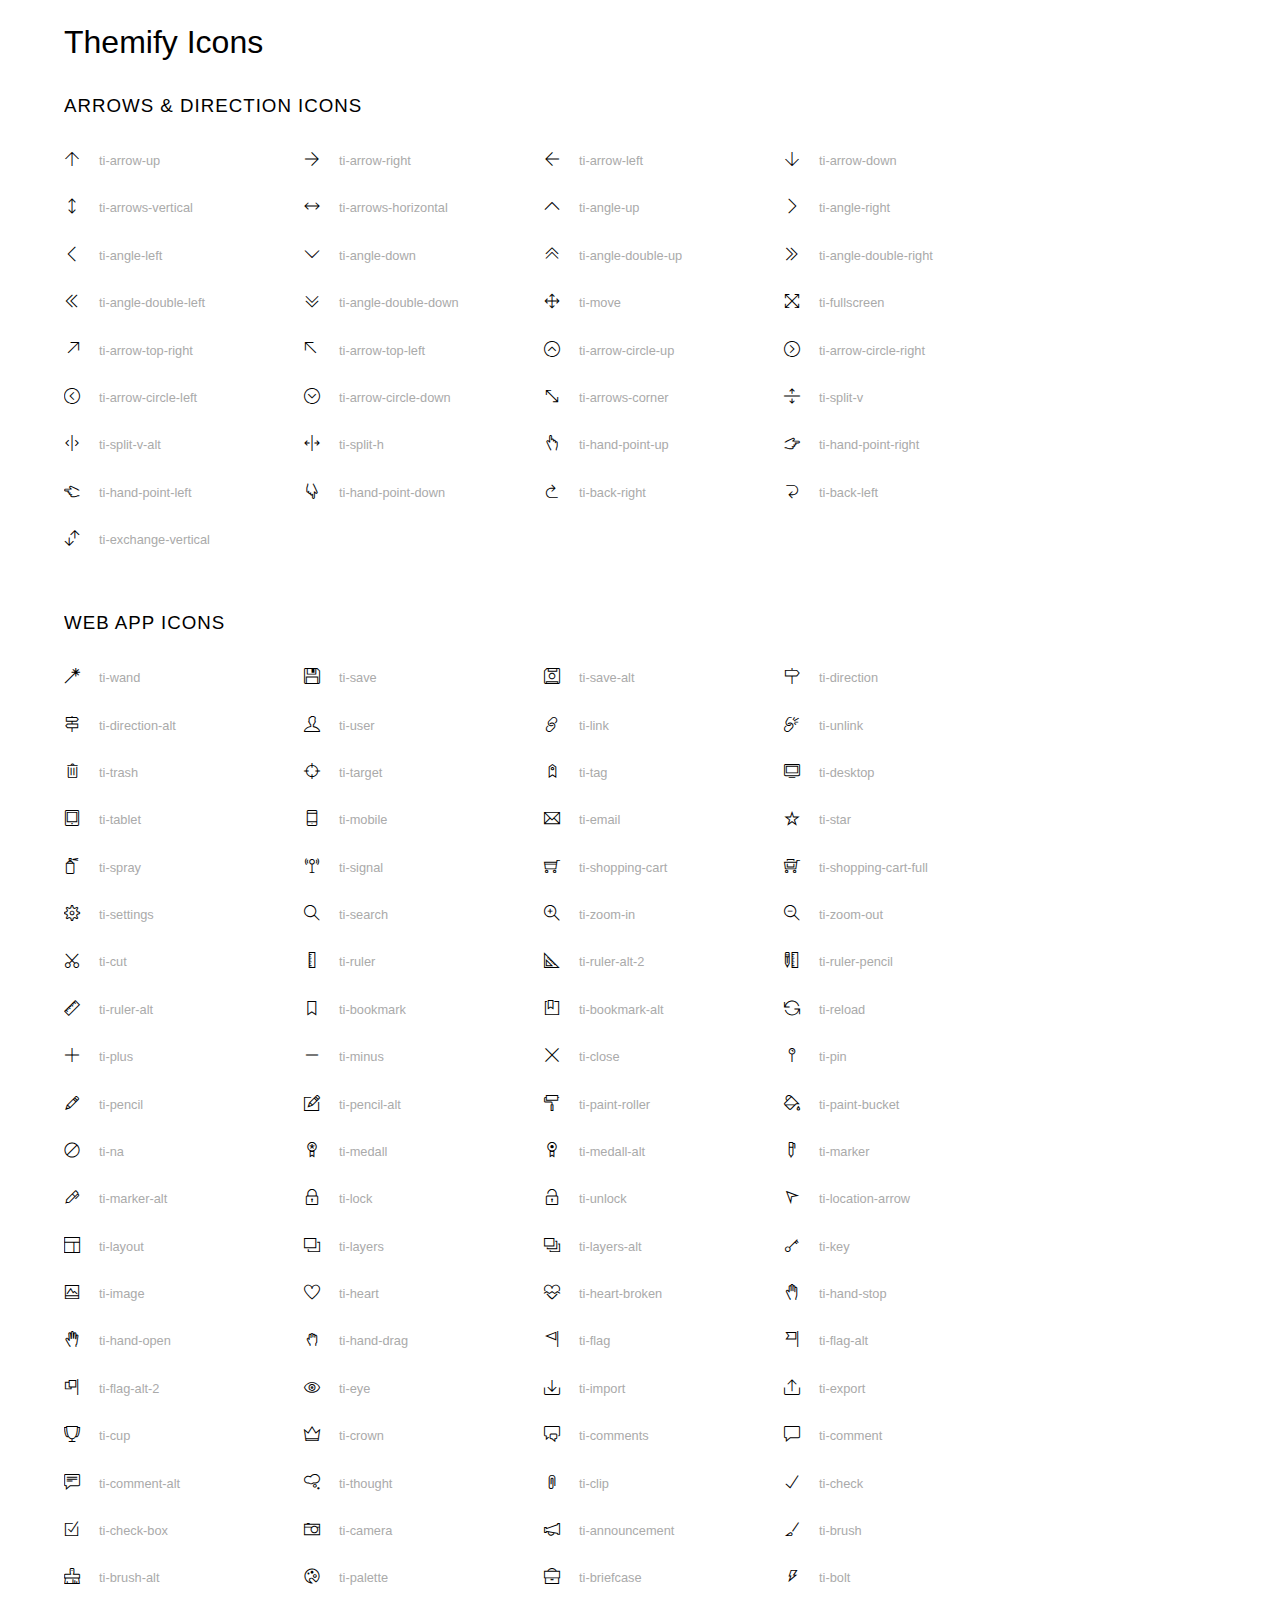
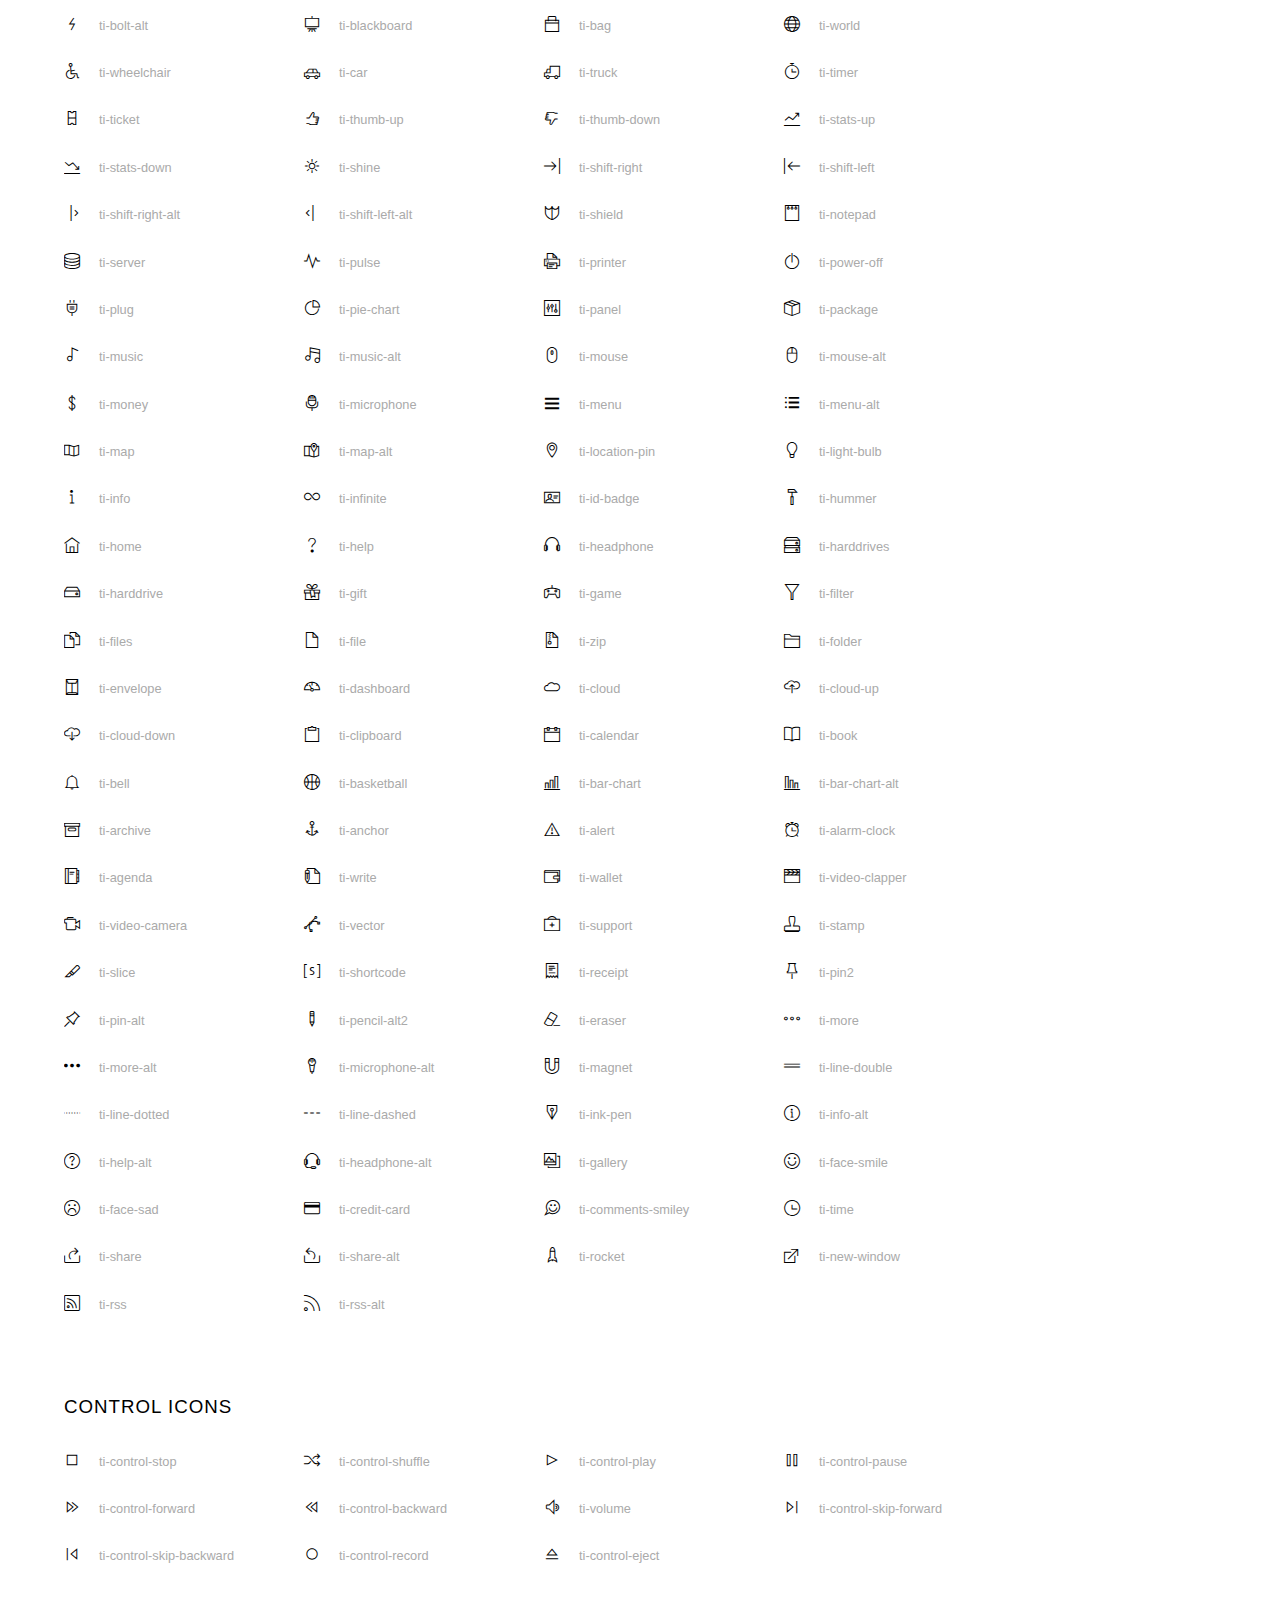
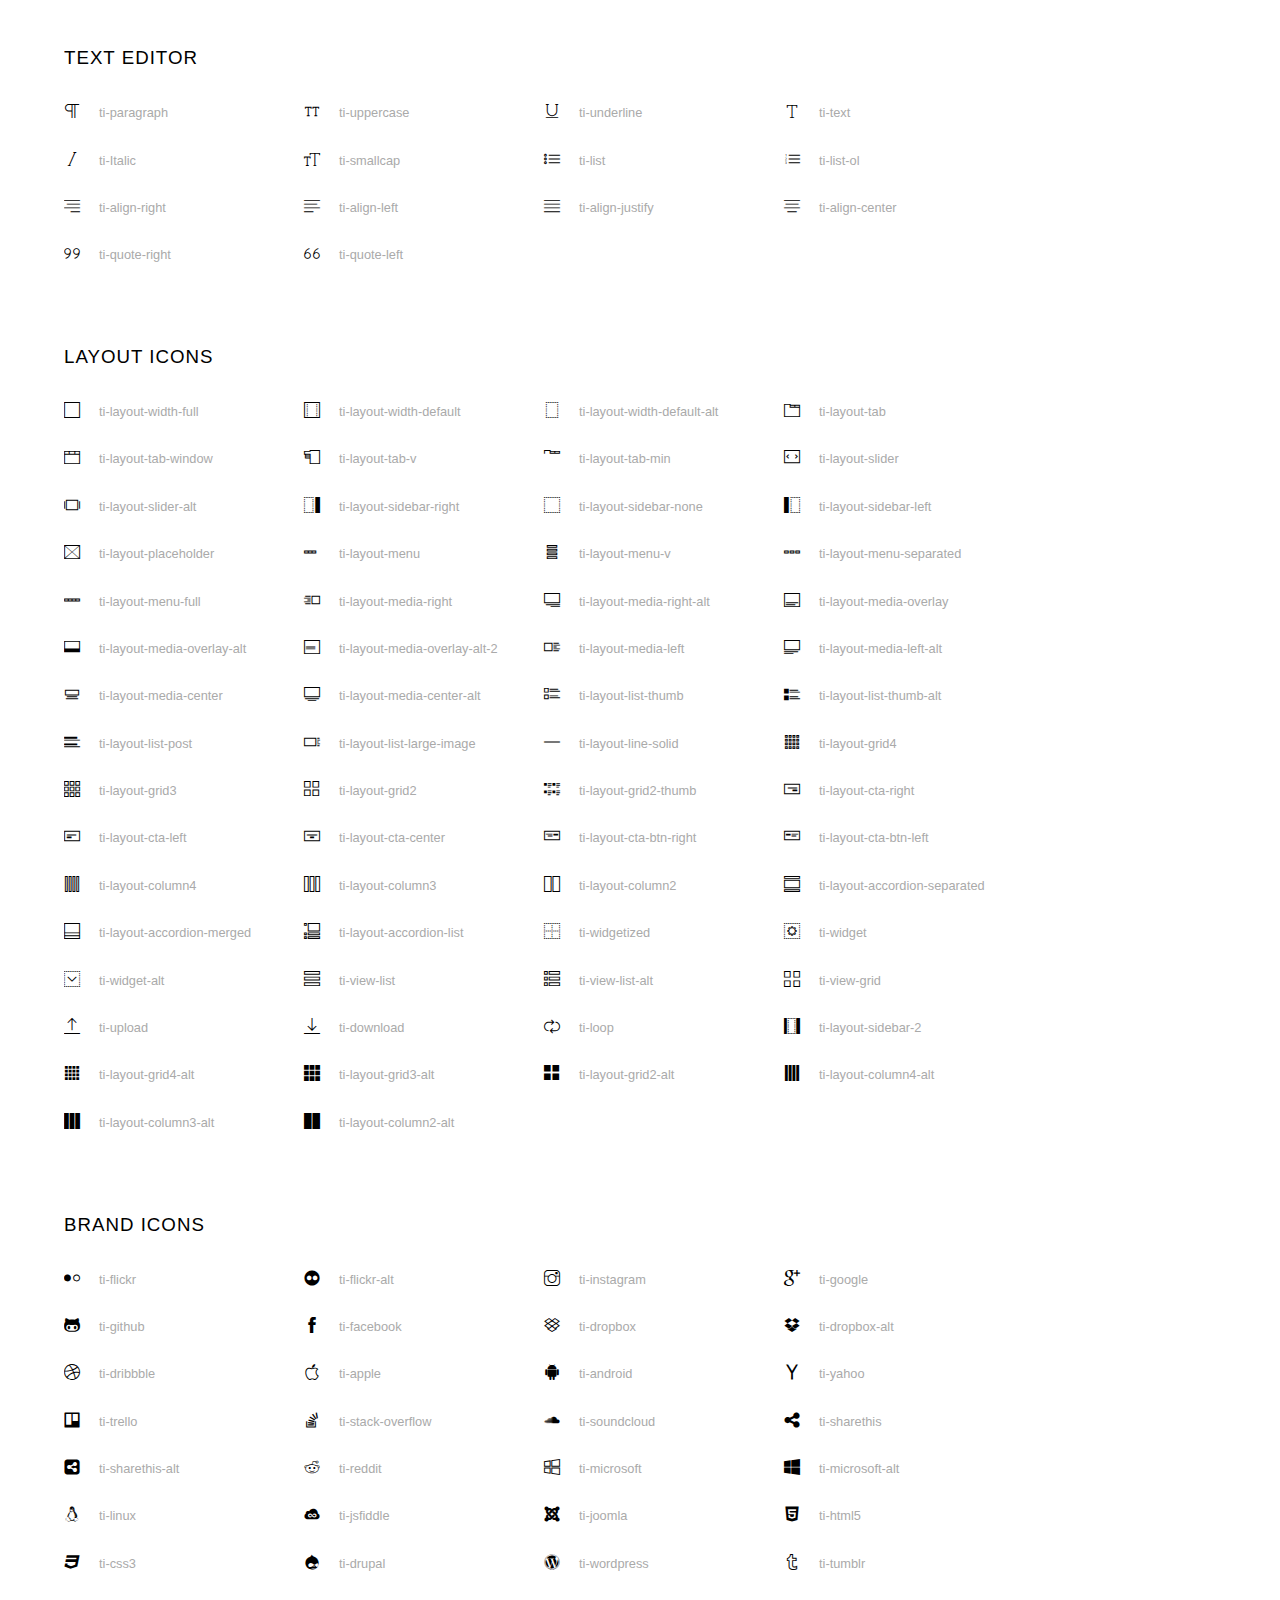
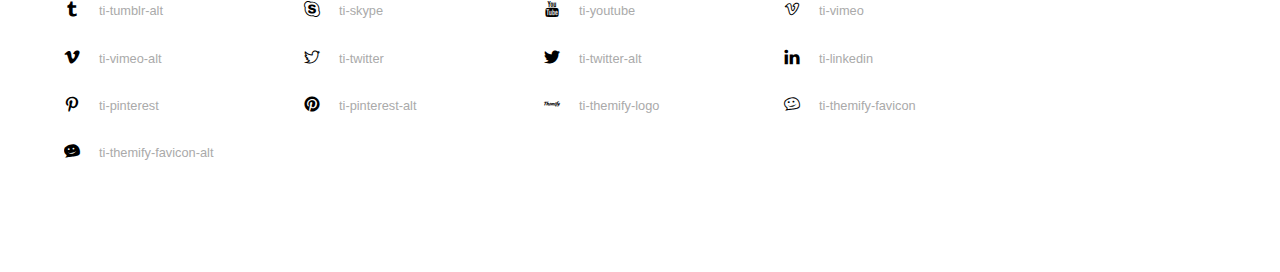
<file: project01/assets/fonts/themify-icons/index.html>
<!doctype html>
<html>
<head>
	<meta charset="utf-8">
	<title>Themify Icon Font</title>
	<meta name="viewport" content="width=device-width">
	<link rel="stylesheet" href="demo-files/demo.css">
	<link rel="stylesheet" href="themify-icons.css">
	<!--[if lt IE 8]><!-->
	<link rel="stylesheet" href="ie7/ie7.css">
	<!--<![endif]-->
</head>
<body>
	<h1>Themify Icons</h1>

	<div class="icon-section">

		<div class="icon-section">
			<h3>Arrows &amp; Direction Icons </h3>

			<div class="icon-container">
				<span class="ti-arrow-up"></span><span class="icon-name"> ti-arrow-up</span>
			</div>
			<div class="icon-container">
				<span class="ti-arrow-right"></span><span class="icon-name"> ti-arrow-right</span>
			</div>
			<div class="icon-container">
				<span class="ti-arrow-left"></span><span class="icon-name"> ti-arrow-left</span>
			</div>
			<div class="icon-container">
				<span class="ti-arrow-down"></span><span class="icon-name"> ti-arrow-down</span>
			</div>
			<div class="icon-container">
				<span class="ti-arrows-vertical"></span><span class="icon-name"> ti-arrows-vertical</span>
			</div>
			<div class="icon-container">
				<span class="ti-arrows-horizontal"></span><span class="icon-name"> ti-arrows-horizontal</span>
			</div>
			<div class="icon-container">
				<span class="ti-angle-up"></span><span class="icon-name"> ti-angle-up</span>
			</div>
			<div class="icon-container">
				<span class="ti-angle-right"></span><span class="icon-name"> ti-angle-right</span>
			</div>
			<div class="icon-container">
				<span class="ti-angle-left"></span><span class="icon-name"> ti-angle-left</span>
			</div>
			<div class="icon-container">
				<span class="ti-angle-down"></span><span class="icon-name"> ti-angle-down</span>
			</div>	
			<div class="icon-container">
				<span class="ti-angle-double-up"></span><span class="icon-name"> ti-angle-double-up</span>
			</div>
			<div class="icon-container">
				<span class="ti-angle-double-right"></span><span class="icon-name"> ti-angle-double-right</span>
			</div>
			<div class="icon-container">
				<span class="ti-angle-double-left"></span><span class="icon-name"> ti-angle-double-left</span>
			</div>
			<div class="icon-container">
				<span class="ti-angle-double-down"></span><span class="icon-name"> ti-angle-double-down</span>
			</div>					
			<div class="icon-container">
				<span class="ti-move"></span><span class="icon-name"> ti-move</span>
			</div>
			<div class="icon-container">
				<span class="ti-fullscreen"></span><span class="icon-name"> ti-fullscreen</span>
			</div>
			<div class="icon-container">
				<span class="ti-arrow-top-right"></span><span class="icon-name"> ti-arrow-top-right</span>
			</div>
			<div class="icon-container">
				<span class="ti-arrow-top-left"></span><span class="icon-name"> ti-arrow-top-left</span>
			</div>
			<div class="icon-container">
				<span class="ti-arrow-circle-up"></span><span class="icon-name"> ti-arrow-circle-up</span>
			</div>
			<div class="icon-container">
				<span class="ti-arrow-circle-right"></span><span class="icon-name"> ti-arrow-circle-right</span>
			</div>
			<div class="icon-container">
				<span class="ti-arrow-circle-left"></span><span class="icon-name"> ti-arrow-circle-left</span>
			</div>
			<div class="icon-container">
				<span class="ti-arrow-circle-down"></span><span class="icon-name"> ti-arrow-circle-down</span>
			</div>
			<div class="icon-container">
				<span class="ti-arrows-corner"></span><span class="icon-name"> ti-arrows-corner</span>
			</div>
			<div class="icon-container">
				<span class="ti-split-v"></span><span class="icon-name"> ti-split-v</span>
			</div>

			<div class="icon-container">
				<span class="ti-split-v-alt"></span><span class="icon-name"> ti-split-v-alt</span>
			</div>
			<div class="icon-container">
				<span class="ti-split-h"></span><span class="icon-name"> ti-split-h</span>
			</div>
			<div class="icon-container">
				<span class="ti-hand-point-up"></span><span class="icon-name"> ti-hand-point-up</span>
			</div>
			<div class="icon-container">
				<span class="ti-hand-point-right"></span><span class="icon-name"> ti-hand-point-right</span>
			</div>
			<div class="icon-container">
				<span class="ti-hand-point-left"></span><span class="icon-name"> ti-hand-point-left</span>
			</div>
			<div class="icon-container">
				<span class="ti-hand-point-down"></span><span class="icon-name"> ti-hand-point-down</span>
			</div>
			<div class="icon-container">
				<span class="ti-back-right"></span><span class="icon-name"> ti-back-right</span>
			</div>
			<div class="icon-container">
				<span class="ti-back-left"></span><span class="icon-name"> ti-back-left</span>
			</div>
			<div class="icon-container">
				<span class="ti-exchange-vertical"></span><span class="icon-name"> ti-exchange-vertical</span>
			</div>

		</div> <!-- Arrows Icons -->



		<h3>Web App Icons</h3>
		
		<div class="icon-section">

			<div class="icon-container">
				<span class="ti-wand"></span><span class="icon-name"> ti-wand</span>
			</div>
			<div class="icon-container">
				<span class="ti-save"></span><span class="icon-name"> ti-save</span>
			</div>
			<div class="icon-container">
				<span class="ti-save-alt"></span><span class="icon-name"> ti-save-alt</span>
			</div>

			<div class="icon-container">
				<span class="ti-direction"></span><span class="icon-name"> ti-direction</span>
			</div>
			<div class="icon-container">
				<span class="ti-direction-alt"></span><span class="icon-name"> ti-direction-alt</span>
			</div>
			<div class="icon-container">
				<span class="ti-user"></span><span class="icon-name"> ti-user</span>
			</div>
			<div class="icon-container">
				<span class="ti-link"></span><span class="icon-name"> ti-link</span>
			</div>
			<div class="icon-container">
				<span class="ti-unlink"></span><span class="icon-name"> ti-unlink</span>
			</div>
			<div class="icon-container">
				<span class="ti-trash"></span><span class="icon-name"> ti-trash</span>
			</div>
			<div class="icon-container">
				<span class="ti-target"></span><span class="icon-name"> ti-target</span>
			</div>
			<div class="icon-container">
				<span class="ti-tag"></span><span class="icon-name"> ti-tag</span>
			</div>
			<div class="icon-container">
				<span class="ti-desktop"></span><span class="icon-name"> ti-desktop</span>
			</div>
			<div class="icon-container">
				<span class="ti-tablet"></span><span class="icon-name"> ti-tablet</span>
			</div>
			<div class="icon-container">
				<span class="ti-mobile"></span><span class="icon-name"> ti-mobile</span>
			</div>
			<div class="icon-container">
				<span class="ti-email"></span><span class="icon-name"> ti-email</span>
			</div>	
			<div class="icon-container">
				<span class="ti-star"></span><span class="icon-name"> ti-star</span>
			</div>
			<div class="icon-container">
				<span class="ti-spray"></span><span class="icon-name"> ti-spray</span>
			</div>
			<div class="icon-container">
				<span class="ti-signal"></span><span class="icon-name"> ti-signal</span>
			</div>
			<div class="icon-container">
				<span class="ti-shopping-cart"></span><span class="icon-name"> ti-shopping-cart</span>
			</div>
			<div class="icon-container">
				<span class="ti-shopping-cart-full"></span><span class="icon-name"> ti-shopping-cart-full</span>
			</div>
			<div class="icon-container">
				<span class="ti-settings"></span><span class="icon-name"> ti-settings</span>
			</div>
			<div class="icon-container">
				<span class="ti-search"></span><span class="icon-name"> ti-search</span>
			</div>
			<div class="icon-container">
				<span class="ti-zoom-in"></span><span class="icon-name"> ti-zoom-in</span>
			</div>
			<div class="icon-container">
				<span class="ti-zoom-out"></span><span class="icon-name"> ti-zoom-out</span>
			</div>
			<div class="icon-container">
				<span class="ti-cut"></span><span class="icon-name"> ti-cut</span>
			</div>
			<div class="icon-container">
				<span class="ti-ruler"></span><span class="icon-name"> ti-ruler</span>
			</div>
			<div class="icon-container">
				<span class="ti-ruler-alt-2"></span><span class="icon-name"> ti-ruler-alt-2</span>
			</div>			
			<div class="icon-container">
				<span class="ti-ruler-pencil"></span><span class="icon-name"> ti-ruler-pencil</span>
			</div>
			<div class="icon-container">
				<span class="ti-ruler-alt"></span><span class="icon-name"> ti-ruler-alt</span>
			</div>
			<div class="icon-container">
				<span class="ti-bookmark"></span><span class="icon-name"> ti-bookmark</span>
			</div>
			<div class="icon-container">
				<span class="ti-bookmark-alt"></span><span class="icon-name"> ti-bookmark-alt</span>
			</div>
			<div class="icon-container">
				<span class="ti-reload"></span><span class="icon-name"> ti-reload</span>
			</div>
			<div class="icon-container">
				<span class="ti-plus"></span><span class="icon-name"> ti-plus</span>
			</div>
			<div class="icon-container">
				<span class="ti-minus"></span><span class="icon-name"> ti-minus</span>
			</div>
			<div class="icon-container">
				<span class="ti-close"></span><span class="icon-name"> ti-close</span>
			</div>			
			<div class="icon-container">
				<span class="ti-pin"></span><span class="icon-name"> ti-pin</span>
			</div>
			<div class="icon-container">
				<span class="ti-pencil"></span><span class="icon-name"> ti-pencil</span>
			</div>
					
		  	<div class="icon-container">
				<span class="ti-pencil-alt"></span><span class="icon-name"> ti-pencil-alt</span>
			</div>
			<div class="icon-container">
				<span class="ti-paint-roller"></span><span class="icon-name"> ti-paint-roller</span>
			</div>
			<div class="icon-container">
				<span class="ti-paint-bucket"></span><span class="icon-name"> ti-paint-bucket</span>
			</div>
			<div class="icon-container">
				<span class="ti-na"></span><span class="icon-name"> ti-na</span>
			</div>
			<div class="icon-container">
				<span class="ti-medall"></span><span class="icon-name"> ti-medall</span>
			</div>
			<div class="icon-container">
				<span class="ti-medall-alt"></span><span class="icon-name"> ti-medall-alt</span>
			</div>
			<div class="icon-container">
				<span class="ti-marker"></span><span class="icon-name"> ti-marker</span>
			</div>
			<div class="icon-container">
				<span class="ti-marker-alt"></span><span class="icon-name"> ti-marker-alt</span>
			</div>

			<div class="icon-container">
				<span class="ti-lock"></span><span class="icon-name"> ti-lock</span>
			</div>
			<div class="icon-container">
				<span class="ti-unlock"></span><span class="icon-name"> ti-unlock</span>
			</div>
			<div class="icon-container">
				<span class="ti-location-arrow"></span><span class="icon-name"> ti-location-arrow</span>
			</div>
			<div class="icon-container">
				<span class="ti-layout"></span><span class="icon-name"> ti-layout</span>
			</div>
			<div class="icon-container">
				<span class="ti-layers"></span><span class="icon-name"> ti-layers</span>
			</div>
			<div class="icon-container">
				<span class="ti-layers-alt"></span><span class="icon-name"> ti-layers-alt</span>
			</div>
			<div class="icon-container">
				<span class="ti-key"></span><span class="icon-name"> ti-key</span>
			</div>
			<div class="icon-container">
				<span class="ti-image"></span><span class="icon-name"> ti-image</span>
			</div>
			<div class="icon-container">
				<span class="ti-heart"></span><span class="icon-name"> ti-heart</span>
			</div>
			<div class="icon-container">
				<span class="ti-heart-broken"></span><span class="icon-name"> ti-heart-broken</span>
			</div>
			<div class="icon-container">
				<span class="ti-hand-stop"></span><span class="icon-name"> ti-hand-stop</span>
			</div>
			<div class="icon-container">
				<span class="ti-hand-open"></span><span class="icon-name"> ti-hand-open</span>
			</div>
			<div class="icon-container">
				<span class="ti-hand-drag"></span><span class="icon-name"> ti-hand-drag</span>
			</div>
			<div class="icon-container">
				<span class="ti-flag"></span><span class="icon-name"> ti-flag</span>
			</div>
			<div class="icon-container">
				<span class="ti-flag-alt"></span><span class="icon-name"> ti-flag-alt</span>
			</div>
			<div class="icon-container">
				<span class="ti-flag-alt-2"></span><span class="icon-name"> ti-flag-alt-2</span>
			</div>
			<div class="icon-container">
				<span class="ti-eye"></span><span class="icon-name"> ti-eye</span>
			</div>
			<div class="icon-container">
				<span class="ti-import"></span><span class="icon-name"> ti-import</span>
			</div>			
			<div class="icon-container">
				<span class="ti-export"></span><span class="icon-name"> ti-export</span>
			</div>
			<div class="icon-container">
				<span class="ti-cup"></span><span class="icon-name"> ti-cup</span>
			</div>
			<div class="icon-container">
				<span class="ti-crown"></span><span class="icon-name"> ti-crown</span>
			</div>
			<div class="icon-container">
				<span class="ti-comments"></span><span class="icon-name"> ti-comments</span>
			</div>
			<div class="icon-container">
				<span class="ti-comment"></span><span class="icon-name"> ti-comment</span>
			</div>
			<div class="icon-container">
				<span class="ti-comment-alt"></span><span class="icon-name"> ti-comment-alt</span>
			</div>
			<div class="icon-container">
				<span class="ti-thought"></span><span class="icon-name"> ti-thought</span>
			</div>			
			<div class="icon-container">
				<span class="ti-clip"></span><span class="icon-name"> ti-clip</span>
			</div>

			<div class="icon-container">
				<span class="ti-check"></span><span class="icon-name"> ti-check</span>
			</div>
			<div class="icon-container">
				<span class="ti-check-box"></span><span class="icon-name"> ti-check-box</span>
			</div>
			<div class="icon-container">
				<span class="ti-camera"></span><span class="icon-name"> ti-camera</span>
			</div>
			<div class="icon-container">
				<span class="ti-announcement"></span><span class="icon-name"> ti-announcement</span>
			</div>
			<div class="icon-container">
				<span class="ti-brush"></span><span class="icon-name"> ti-brush</span>
			</div>
			<div class="icon-container">
				<span class="ti-brush-alt"></span><span class="icon-name"> ti-brush-alt</span>
			</div>
			<div class="icon-container">
				<span class="ti-palette"></span><span class="icon-name"> ti-palette</span>
			</div>			
			<div class="icon-container">
				<span class="ti-briefcase"></span><span class="icon-name"> ti-briefcase</span>
			</div>
			<div class="icon-container">
				<span class="ti-bolt"></span><span class="icon-name"> ti-bolt</span>
			</div>
			<div class="icon-container">
				<span class="ti-bolt-alt"></span><span class="icon-name"> ti-bolt-alt</span>
			</div>
			<div class="icon-container">
				<span class="ti-blackboard"></span><span class="icon-name"> ti-blackboard</span>
			</div>
			<div class="icon-container">
				<span class="ti-bag"></span><span class="icon-name"> ti-bag</span>
			</div>
			<div class="icon-container">
				<span class="ti-world"></span><span class="icon-name"> ti-world</span>
			</div>
			<div class="icon-container">
				<span class="ti-wheelchair"></span><span class="icon-name"> ti-wheelchair</span>
			</div>
			<div class="icon-container">
				<span class="ti-car"></span><span class="icon-name"> ti-car</span>
			</div>
			<div class="icon-container">
				<span class="ti-truck"></span><span class="icon-name"> ti-truck</span>
			</div>
			<div class="icon-container">
				<span class="ti-timer"></span><span class="icon-name"> ti-timer</span>
			</div>
			<div class="icon-container">
				<span class="ti-ticket"></span><span class="icon-name"> ti-ticket</span>
			</div>
			<div class="icon-container">
				<span class="ti-thumb-up"></span><span class="icon-name"> ti-thumb-up</span>
			</div>
			<div class="icon-container">
				<span class="ti-thumb-down"></span><span class="icon-name"> ti-thumb-down</span>
			</div>

			<div class="icon-container">
				<span class="ti-stats-up"></span><span class="icon-name"> ti-stats-up</span>
			</div>
			<div class="icon-container">
				<span class="ti-stats-down"></span><span class="icon-name"> ti-stats-down</span>
			</div>
			<div class="icon-container">
				<span class="ti-shine"></span><span class="icon-name"> ti-shine</span>
			</div>
			<div class="icon-container">
				<span class="ti-shift-right"></span><span class="icon-name"> ti-shift-right</span>
			</div>
			<div class="icon-container">
				<span class="ti-shift-left"></span><span class="icon-name"> ti-shift-left</span>
			</div>

			<div class="icon-container">
				<span class="ti-shift-right-alt"></span><span class="icon-name"> ti-shift-right-alt</span>
			</div>
			<div class="icon-container">
				<span class="ti-shift-left-alt"></span><span class="icon-name"> ti-shift-left-alt</span>
			</div>
			<div class="icon-container">
				<span class="ti-shield"></span><span class="icon-name"> ti-shield</span>
			</div>
			<div class="icon-container">
				<span class="ti-notepad"></span><span class="icon-name"> ti-notepad</span>
			</div>
			<div class="icon-container">
				<span class="ti-server"></span><span class="icon-name"> ti-server</span>
			</div>

			<div class="icon-container">
				<span class="ti-pulse"></span><span class="icon-name"> ti-pulse</span>
			</div>
			<div class="icon-container">
				<span class="ti-printer"></span><span class="icon-name"> ti-printer</span>
			</div>
			<div class="icon-container">
				<span class="ti-power-off"></span><span class="icon-name"> ti-power-off</span>
			</div>
			<div class="icon-container">
				<span class="ti-plug"></span><span class="icon-name"> ti-plug</span>
			</div>
			<div class="icon-container">
				<span class="ti-pie-chart"></span><span class="icon-name"> ti-pie-chart</span>
			</div>

			<div class="icon-container">
				<span class="ti-panel"></span><span class="icon-name"> ti-panel</span>
			</div>
			<div class="icon-container">
				<span class="ti-package"></span><span class="icon-name"> ti-package</span>
			</div>
			<div class="icon-container">
				<span class="ti-music"></span><span class="icon-name"> ti-music</span>
			</div>
			<div class="icon-container">
				<span class="ti-music-alt"></span><span class="icon-name"> ti-music-alt</span>
			</div>
			<div class="icon-container">
				<span class="ti-mouse"></span><span class="icon-name"> ti-mouse</span>
			</div>
			<div class="icon-container">
				<span class="ti-mouse-alt"></span><span class="icon-name"> ti-mouse-alt</span>
			</div>
			<div class="icon-container">
				<span class="ti-money"></span><span class="icon-name"> ti-money</span>
			</div>
			<div class="icon-container">
				<span class="ti-microphone"></span><span class="icon-name"> ti-microphone</span>
			</div>
			<div class="icon-container">
				<span class="ti-menu"></span><span class="icon-name"> ti-menu</span>
			</div>
			<div class="icon-container">
				<span class="ti-menu-alt"></span><span class="icon-name"> ti-menu-alt</span>
			</div>
			<div class="icon-container">
				<span class="ti-map"></span><span class="icon-name"> ti-map</span>
			</div>
			<div class="icon-container">
				<span class="ti-map-alt"></span><span class="icon-name"> ti-map-alt</span>
			</div>

			<div class="icon-container">
				<span class="ti-location-pin"></span><span class="icon-name"> ti-location-pin</span>
			</div>

			<div class="icon-container">
				<span class="ti-light-bulb"></span><span class="icon-name"> ti-light-bulb</span>
			</div>
			<div class="icon-container">
				<span class="ti-info"></span><span class="icon-name"> ti-info</span>
			</div>
			<div class="icon-container">
				<span class="ti-infinite"></span><span class="icon-name"> ti-infinite</span>
			</div>
			<div class="icon-container">
				<span class="ti-id-badge"></span><span class="icon-name"> ti-id-badge</span>
			</div>
			<div class="icon-container">
				<span class="ti-hummer"></span><span class="icon-name"> ti-hummer</span>
			</div>
			<div class="icon-container">
				<span class="ti-home"></span><span class="icon-name"> ti-home</span>
			</div>
			<div class="icon-container">
				<span class="ti-help"></span><span class="icon-name"> ti-help</span>
			</div>
			<div class="icon-container">
				<span class="ti-headphone"></span><span class="icon-name"> ti-headphone</span>
			</div>
			<div class="icon-container">
				<span class="ti-harddrives"></span><span class="icon-name"> ti-harddrives</span>
			</div>
			<div class="icon-container">
				<span class="ti-harddrive"></span><span class="icon-name"> ti-harddrive</span>
			</div>
			<div class="icon-container">
				<span class="ti-gift"></span><span class="icon-name"> ti-gift</span>
			</div>
			<div class="icon-container">
				<span class="ti-game"></span><span class="icon-name"> ti-game</span>
			</div>
			<div class="icon-container">
				<span class="ti-filter"></span><span class="icon-name"> ti-filter</span>
			</div>
			<div class="icon-container">
				<span class="ti-files"></span><span class="icon-name"> ti-files</span>
			</div>
			<div class="icon-container">
				<span class="ti-file"></span><span class="icon-name"> ti-file</span>
			</div>
			<div class="icon-container">
				<span class="ti-zip"></span><span class="icon-name"> ti-zip</span>
			</div>
			<div class="icon-container">
				<span class="ti-folder"></span><span class="icon-name"> ti-folder</span>
			</div>			
			<div class="icon-container">
				<span class="ti-envelope"></span><span class="icon-name"> ti-envelope</span>
			</div>


			<div class="icon-container">
				<span class="ti-dashboard"></span><span class="icon-name"> ti-dashboard</span>
			</div>
			<div class="icon-container">
				<span class="ti-cloud"></span><span class="icon-name"> ti-cloud</span>
			</div>
			<div class="icon-container">
				<span class="ti-cloud-up"></span><span class="icon-name"> ti-cloud-up</span>
			</div>
			<div class="icon-container">
				<span class="ti-cloud-down"></span><span class="icon-name"> ti-cloud-down</span>
			</div>
			<div class="icon-container">
				<span class="ti-clipboard"></span><span class="icon-name"> ti-clipboard</span>
			</div>
			<div class="icon-container">
				<span class="ti-calendar"></span><span class="icon-name"> ti-calendar</span>
			</div>
			<div class="icon-container">
				<span class="ti-book"></span><span class="icon-name"> ti-book</span>
			</div>
			<div class="icon-container">
				<span class="ti-bell"></span><span class="icon-name"> ti-bell</span>
			</div>
			<div class="icon-container">
				<span class="ti-basketball"></span><span class="icon-name"> ti-basketball</span>
			</div>
			<div class="icon-container">
				<span class="ti-bar-chart"></span><span class="icon-name"> ti-bar-chart</span>
			</div>
			<div class="icon-container">
				<span class="ti-bar-chart-alt"></span><span class="icon-name"> ti-bar-chart-alt</span>
			</div>


			<div class="icon-container">
				<span class="ti-archive"></span><span class="icon-name"> ti-archive</span>
			</div>
			<div class="icon-container">
				<span class="ti-anchor"></span><span class="icon-name"> ti-anchor</span>
			</div>

			<div class="icon-container">
				<span class="ti-alert"></span><span class="icon-name"> ti-alert</span>
			</div>
			<div class="icon-container">
				<span class="ti-alarm-clock"></span><span class="icon-name"> ti-alarm-clock</span>
			</div>
			<div class="icon-container">
				<span class="ti-agenda"></span><span class="icon-name"> ti-agenda</span>
			</div>
			<div class="icon-container">
				<span class="ti-write"></span><span class="icon-name"> ti-write</span>
			</div>

			<div class="icon-container">
				<span class="ti-wallet"></span><span class="icon-name"> ti-wallet</span>
			</div>
			<div class="icon-container">
				<span class="ti-video-clapper"></span><span class="icon-name"> ti-video-clapper</span>
			</div>
			<div class="icon-container">
				<span class="ti-video-camera"></span><span class="icon-name"> ti-video-camera</span>
			</div>
			<div class="icon-container">
				<span class="ti-vector"></span><span class="icon-name"> ti-vector</span>
			</div>

			<div class="icon-container">
				<span class="ti-support"></span><span class="icon-name"> ti-support</span>
			</div>
			<div class="icon-container">
				<span class="ti-stamp"></span><span class="icon-name"> ti-stamp</span>
			</div>
			<div class="icon-container">
				<span class="ti-slice"></span><span class="icon-name"> ti-slice</span>
			</div>
			<div class="icon-container">
				<span class="ti-shortcode"></span><span class="icon-name"> ti-shortcode</span>
			</div>
			<div class="icon-container">
				<span class="ti-receipt"></span><span class="icon-name"> ti-receipt</span>
			</div>
			<div class="icon-container">
				<span class="ti-pin2"></span><span class="icon-name"> ti-pin2</span>
			</div>
			<div class="icon-container">
				<span class="ti-pin-alt"></span><span class="icon-name"> ti-pin-alt</span>
			</div>
			<div class="icon-container">
				<span class="ti-pencil-alt2"></span><span class="icon-name"> ti-pencil-alt2</span>
			</div>
			<div class="icon-container">
				<span class="ti-eraser"></span><span class="icon-name"> ti-eraser</span>
			</div>			
			<div class="icon-container">
				<span class="ti-more"></span><span class="icon-name"> ti-more</span>
			</div>
			<div class="icon-container">
				<span class="ti-more-alt"></span><span class="icon-name"> ti-more-alt</span>
			</div>
			<div class="icon-container">
				<span class="ti-microphone-alt"></span><span class="icon-name"> ti-microphone-alt</span>
			</div>
			<div class="icon-container">
				<span class="ti-magnet"></span><span class="icon-name"> ti-magnet</span>
			</div>
			<div class="icon-container">
				<span class="ti-line-double"></span><span class="icon-name"> ti-line-double</span>
			</div>
			<div class="icon-container">
				<span class="ti-line-dotted"></span><span class="icon-name"> ti-line-dotted</span>
			</div>
			<div class="icon-container">
				<span class="ti-line-dashed"></span><span class="icon-name"> ti-line-dashed</span>
			</div>

			<div class="icon-container">
				<span class="ti-ink-pen"></span><span class="icon-name"> ti-ink-pen</span>
			</div>
			<div class="icon-container">
				<span class="ti-info-alt"></span><span class="icon-name"> ti-info-alt</span>
			</div>
			<div class="icon-container">
				<span class="ti-help-alt"></span><span class="icon-name"> ti-help-alt</span>
			</div>
			<div class="icon-container">
				<span class="ti-headphone-alt"></span><span class="icon-name"> ti-headphone-alt</span>
			</div>

			<div class="icon-container">
				<span class="ti-gallery"></span><span class="icon-name"> ti-gallery</span>
			</div>
			<div class="icon-container">
				<span class="ti-face-smile"></span><span class="icon-name"> ti-face-smile</span>
			</div>
			<div class="icon-container">
				<span class="ti-face-sad"></span><span class="icon-name"> ti-face-sad</span>
			</div>
			<div class="icon-container">
				<span class="ti-credit-card"></span><span class="icon-name"> ti-credit-card</span>
			</div>
			<div class="icon-container">
				<span class="ti-comments-smiley"></span><span class="icon-name"> ti-comments-smiley</span>
			</div>
			<div class="icon-container">
				<span class="ti-time"></span><span class="icon-name"> ti-time</span>
			</div>
			<div class="icon-container">
				<span class="ti-share"></span><span class="icon-name"> ti-share</span>
			</div>
			<div class="icon-container">
				<span class="ti-share-alt"></span><span class="icon-name"> ti-share-alt</span>
			</div>
			<div class="icon-container">
				<span class="ti-rocket"></span><span class="icon-name"> ti-rocket</span>
			</div>

			<div class="icon-container">
				<span class="ti-new-window"></span><span class="icon-name"> ti-new-window</span>
			</div>

			<div class="icon-container">
				<span class="ti-rss"></span><span class="icon-name"> ti-rss</span>
			</div>

			<div class="icon-container">
				<span class="ti-rss-alt"></span><span class="icon-name"> ti-rss-alt</span>
			</div>
			
		</div><!-- Web App Icons -->


		<div class="icon-section">
			<h3>Control Icons</h3>
			<div class="icon-container">
				<span class="ti-control-stop"></span><span class="icon-name"> ti-control-stop</span>
			</div>
			<div class="icon-container">
				<span class="ti-control-shuffle"></span><span class="icon-name"> ti-control-shuffle</span>
			</div>
			<div class="icon-container">
				<span class="ti-control-play"></span><span class="icon-name"> ti-control-play</span>
			</div>
			<div class="icon-container">
				<span class="ti-control-pause"></span><span class="icon-name"> ti-control-pause</span>
			</div>
			<div class="icon-container">
				<span class="ti-control-forward"></span><span class="icon-name"> ti-control-forward</span>
			</div>
			<div class="icon-container">
				<span class="ti-control-backward"></span><span class="icon-name"> ti-control-backward</span>
			</div>	
			<div class="icon-container">
				<span class="ti-volume"></span><span class="icon-name"> ti-volume</span>
			</div>
			<div class="icon-container">
				<span class="ti-control-skip-forward"></span><span class="icon-name"> ti-control-skip-forward</span>
			</div>
			<div class="icon-container">
				<span class="ti-control-skip-backward"></span><span class="icon-name"> ti-control-skip-backward</span>
			</div>
			<div class="icon-container">
				<span class="ti-control-record"></span><span class="icon-name"> ti-control-record</span>
			</div>
			<div class="icon-container">
				<span class="ti-control-eject"></span><span class="icon-name"> ti-control-eject</span>
			</div>			
		</div> <!-- Control Icons -->


		<div class="icon-section">
			<h3>Text Editor</h3>

			<div class="icon-container">
				<span class="ti-paragraph"></span><span class="icon-name"> ti-paragraph</span>
			</div>
			<div class="icon-container">
				<span class="ti-uppercase"></span><span class="icon-name"> ti-uppercase</span>
			</div>

			<div class="icon-container">
				<span class="ti-underline"></span><span class="icon-name"> ti-underline</span>
			</div>
			<div class="icon-container">
				<span class="ti-text"></span><span class="icon-name"> ti-text</span>
			</div>
			<div class="icon-container">
				<span class="ti-Italic"></span><span class="icon-name"> ti-Italic</span>
			</div>
			<div class="icon-container">
				<span class="ti-smallcap"></span><span class="icon-name"> ti-smallcap</span>
			</div>
			<div class="icon-container">
				<span class="ti-list"></span><span class="icon-name"> ti-list</span>
			</div>
			<div class="icon-container">
				<span class="ti-list-ol"></span><span class="icon-name"> ti-list-ol</span>
			</div>
			<div class="icon-container">
				<span class="ti-align-right"></span><span class="icon-name"> ti-align-right</span>
			</div>
			<div class="icon-container">
				<span class="ti-align-left"></span><span class="icon-name"> ti-align-left</span>
			</div>
			<div class="icon-container">
				<span class="ti-align-justify"></span><span class="icon-name"> ti-align-justify</span>
			</div>
			<div class="icon-container">
				<span class="ti-align-center"></span><span class="icon-name"> ti-align-center</span>
			</div>
			<div class="icon-container">
				<span class="ti-quote-right"></span><span class="icon-name"> ti-quote-right</span>
			</div>
			<div class="icon-container">
				<span class="ti-quote-left"></span><span class="icon-name"> ti-quote-left</span>
			</div>

		</div> <!-- Text Editor -->



		<div class="icon-section">
			<h3>Layout Icons</h3>
			<div class="icon-container">
				<span class="ti-layout-width-full"></span><span class="icon-name"> ti-layout-width-full</span>
			</div>
			<div class="icon-container">
				<span class="ti-layout-width-default"></span><span class="icon-name"> ti-layout-width-default</span>
			</div>
			<div class="icon-container">
				<span class="ti-layout-width-default-alt"></span><span class="icon-name"> ti-layout-width-default-alt</span>
			</div>
			<div class="icon-container">
				<span class="ti-layout-tab"></span><span class="icon-name"> ti-layout-tab</span>
			</div>
			<div class="icon-container">
				<span class="ti-layout-tab-window"></span><span class="icon-name"> ti-layout-tab-window</span>
			</div>
			<div class="icon-container">
				<span class="ti-layout-tab-v"></span><span class="icon-name"> ti-layout-tab-v</span>
			</div>
			<div class="icon-container">
				<span class="ti-layout-tab-min"></span><span class="icon-name"> ti-layout-tab-min</span>
			</div>
			<div class="icon-container">
				<span class="ti-layout-slider"></span><span class="icon-name"> ti-layout-slider</span>
			</div>
			<div class="icon-container">
				<span class="ti-layout-slider-alt"></span><span class="icon-name"> ti-layout-slider-alt</span>
			</div>
			<div class="icon-container">
				<span class="ti-layout-sidebar-right"></span><span class="icon-name"> ti-layout-sidebar-right</span>
			</div>
			<div class="icon-container">
				<span class="ti-layout-sidebar-none"></span><span class="icon-name"> ti-layout-sidebar-none</span>
			</div>
			<div class="icon-container">
				<span class="ti-layout-sidebar-left"></span><span class="icon-name"> ti-layout-sidebar-left</span>
			</div>
			<div class="icon-container">
				<span class="ti-layout-placeholder"></span><span class="icon-name"> ti-layout-placeholder</span>
			</div>
			<div class="icon-container">
				<span class="ti-layout-menu"></span><span class="icon-name"> ti-layout-menu</span>
			</div>
			<div class="icon-container">
				<span class="ti-layout-menu-v"></span><span class="icon-name"> ti-layout-menu-v</span>
			</div>
			<div class="icon-container">
				<span class="ti-layout-menu-separated"></span><span class="icon-name"> ti-layout-menu-separated</span>
			</div>
			<div class="icon-container">
				<span class="ti-layout-menu-full"></span><span class="icon-name"> ti-layout-menu-full</span>
			</div>
			<div class="icon-container">
				<span class="ti-layout-media-right"></span><span class="icon-name"> ti-layout-media-right</span>
			</div>
			<div class="icon-container">
				<span class="ti-layout-media-right-alt"></span><span class="icon-name"> ti-layout-media-right-alt</span>
			</div>
			<div class="icon-container">
				<span class="ti-layout-media-overlay"></span><span class="icon-name"> ti-layout-media-overlay</span>
			</div>
			<div class="icon-container">
				<span class="ti-layout-media-overlay-alt"></span><span class="icon-name"> ti-layout-media-overlay-alt</span>
			</div>
			<div class="icon-container">
				<span class="ti-layout-media-overlay-alt-2"></span><span class="icon-name"> ti-layout-media-overlay-alt-2</span>
			</div>
			<div class="icon-container">
				<span class="ti-layout-media-left"></span><span class="icon-name"> ti-layout-media-left</span>
			</div>
			<div class="icon-container">
				<span class="ti-layout-media-left-alt"></span><span class="icon-name"> ti-layout-media-left-alt</span>
			</div>
			<div class="icon-container">
				<span class="ti-layout-media-center"></span><span class="icon-name"> ti-layout-media-center</span>
			</div>
			<div class="icon-container">
				<span class="ti-layout-media-center-alt"></span><span class="icon-name"> ti-layout-media-center-alt</span>
			</div>
			<div class="icon-container">
				<span class="ti-layout-list-thumb"></span><span class="icon-name"> ti-layout-list-thumb</span>
			</div>
			<div class="icon-container">
				<span class="ti-layout-list-thumb-alt"></span><span class="icon-name"> ti-layout-list-thumb-alt</span>
			</div>
			<div class="icon-container">
				<span class="ti-layout-list-post"></span><span class="icon-name"> ti-layout-list-post</span>
			</div>
			<div class="icon-container">
				<span class="ti-layout-list-large-image"></span><span class="icon-name"> ti-layout-list-large-image</span>
			</div>
			<div class="icon-container">
				<span class="ti-layout-line-solid"></span><span class="icon-name"> ti-layout-line-solid</span>
			</div>
			<div class="icon-container">
				<span class="ti-layout-grid4"></span><span class="icon-name"> ti-layout-grid4</span>
			</div>
			<div class="icon-container">
				<span class="ti-layout-grid3"></span><span class="icon-name"> ti-layout-grid3</span>
			</div>
			<div class="icon-container">
				<span class="ti-layout-grid2"></span><span class="icon-name"> ti-layout-grid2</span>
			</div>
			<div class="icon-container">
				<span class="ti-layout-grid2-thumb"></span><span class="icon-name"> ti-layout-grid2-thumb</span>
			</div>
			<div class="icon-container">
				<span class="ti-layout-cta-right"></span><span class="icon-name"> ti-layout-cta-right</span>
			</div>
			<div class="icon-container">
				<span class="ti-layout-cta-left"></span><span class="icon-name"> ti-layout-cta-left</span>
			</div>
			<div class="icon-container">
				<span class="ti-layout-cta-center"></span><span class="icon-name"> ti-layout-cta-center</span>
			</div>
			<div class="icon-container">
				<span class="ti-layout-cta-btn-right"></span><span class="icon-name"> ti-layout-cta-btn-right</span>
			</div>
			<div class="icon-container">
				<span class="ti-layout-cta-btn-left"></span><span class="icon-name"> ti-layout-cta-btn-left</span>
			</div>
			<div class="icon-container">
				<span class="ti-layout-column4"></span><span class="icon-name"> ti-layout-column4</span>
			</div>
			<div class="icon-container">
				<span class="ti-layout-column3"></span><span class="icon-name"> ti-layout-column3</span>
			</div>
			<div class="icon-container">
				<span class="ti-layout-column2"></span><span class="icon-name"> ti-layout-column2</span>
			</div>
			<div class="icon-container">
				<span class="ti-layout-accordion-separated"></span><span class="icon-name"> ti-layout-accordion-separated</span>
			</div>
			<div class="icon-container">
				<span class="ti-layout-accordion-merged"></span><span class="icon-name"> ti-layout-accordion-merged</span>
			</div>
			<div class="icon-container">
				<span class="ti-layout-accordion-list"></span><span class="icon-name"> ti-layout-accordion-list</span>
			</div>
			<div class="icon-container">
				<span class="ti-widgetized"></span><span class="icon-name"> ti-widgetized</span>
			</div>
			<div class="icon-container">
				<span class="ti-widget"></span><span class="icon-name"> ti-widget</span>
			</div>
			<div class="icon-container">
				<span class="ti-widget-alt"></span><span class="icon-name"> ti-widget-alt</span>
			</div>
			<div class="icon-container">
				<span class="ti-view-list"></span><span class="icon-name"> ti-view-list</span>
			</div>
			<div class="icon-container">
				<span class="ti-view-list-alt"></span><span class="icon-name"> ti-view-list-alt</span>
			</div>
			<div class="icon-container">
				<span class="ti-view-grid"></span><span class="icon-name"> ti-view-grid</span>
			</div>
			<div class="icon-container">
				<span class="ti-upload"></span><span class="icon-name"> ti-upload</span>
			</div>
			<div class="icon-container">
				<span class="ti-download"></span><span class="icon-name"> ti-download</span>
			</div>	
			<div class="icon-container">
				<span class="ti-loop"></span><span class="icon-name"> ti-loop</span>
			</div>
			<div class="icon-container">
				<span class="ti-layout-sidebar-2"></span><span class="icon-name"> ti-layout-sidebar-2</span>
			</div>
			<div class="icon-container">
				<span class="ti-layout-grid4-alt"></span><span class="icon-name"> ti-layout-grid4-alt</span>
			</div>
			<div class="icon-container">
				<span class="ti-layout-grid3-alt"></span><span class="icon-name"> ti-layout-grid3-alt</span>
			</div>
			<div class="icon-container">
				<span class="ti-layout-grid2-alt"></span><span class="icon-name"> ti-layout-grid2-alt</span>
			</div>
			<div class="icon-container">
				<span class="ti-layout-column4-alt"></span><span class="icon-name"> ti-layout-column4-alt</span>
			</div>
			<div class="icon-container">
				<span class="ti-layout-column3-alt"></span><span class="icon-name"> ti-layout-column3-alt</span>
			</div>
			<div class="icon-container">
				<span class="ti-layout-column2-alt"></span><span class="icon-name"> ti-layout-column2-alt</span>
			</div>		


		</div> <!-- Layout Icons -->


		<div class="icon-section">
			<h3>Brand Icons</h3>

			<div class="icon-container">
				<span class="ti-flickr"></span><span class="icon-name"> ti-flickr</span>
			</div>
			<div class="icon-container">
				<span class="ti-flickr-alt"></span><span class="icon-name"> ti-flickr-alt</span>
			</div>			
			<div class="icon-container">
				<span class="ti-instagram"></span><span class="icon-name"> ti-instagram</span>
			</div>
			<div class="icon-container">
				<span class="ti-google"></span><span class="icon-name"> ti-google</span>
			</div>
			<div class="icon-container">
				<span class="ti-github"></span><span class="icon-name"> ti-github</span>
			</div>

			<div class="icon-container">
				<span class="ti-facebook"></span><span class="icon-name"> ti-facebook</span>
			</div>
			<div class="icon-container">
				<span class="ti-dropbox"></span><span class="icon-name"> ti-dropbox</span>
			</div>
			<div class="icon-container">
				<span class="ti-dropbox-alt"></span><span class="icon-name"> ti-dropbox-alt</span>
			</div>
			<div class="icon-container">
				<span class="ti-dribbble"></span><span class="icon-name"> ti-dribbble</span>
			</div>
			<div class="icon-container">
				<span class="ti-apple"></span><span class="icon-name"> ti-apple</span>
			</div>
			<div class="icon-container">
				<span class="ti-android"></span><span class="icon-name"> ti-android</span>
			</div>
			<div class="icon-container">
				<span class="ti-yahoo"></span><span class="icon-name"> ti-yahoo</span>
			</div>
			<div class="icon-container">
				<span class="ti-trello"></span><span class="icon-name"> ti-trello</span>
			</div>
			<div class="icon-container">
				<span class="ti-stack-overflow"></span><span class="icon-name"> ti-stack-overflow</span>
			</div>
			<div class="icon-container">
				<span class="ti-soundcloud"></span><span class="icon-name"> ti-soundcloud</span>
			</div>
			<div class="icon-container">
				<span class="ti-sharethis"></span><span class="icon-name"> ti-sharethis</span>
			</div>
			<div class="icon-container">
				<span class="ti-sharethis-alt"></span><span class="icon-name"> ti-sharethis-alt</span>
			</div>
			<div class="icon-container">
				<span class="ti-reddit"></span><span class="icon-name"> ti-reddit</span>
			</div>

			<div class="icon-container">
				<span class="ti-microsoft"></span><span class="icon-name"> ti-microsoft</span>
			</div>
			<div class="icon-container">
				<span class="ti-microsoft-alt"></span><span class="icon-name"> ti-microsoft-alt</span>
			</div>
			<div class="icon-container">
				<span class="ti-linux"></span><span class="icon-name"> ti-linux</span>
			</div>
			<div class="icon-container">
				<span class="ti-jsfiddle"></span><span class="icon-name"> ti-jsfiddle</span>
			</div>
			<div class="icon-container">
				<span class="ti-joomla"></span><span class="icon-name"> ti-joomla</span>
			</div>
			<div class="icon-container">
				<span class="ti-html5"></span><span class="icon-name"> ti-html5</span>
			</div>
			<div class="icon-container">
				<span class="ti-css3"></span><span class="icon-name"> ti-css3</span>
			</div>	
			<div class="icon-container">
				<span class="ti-drupal"></span><span class="icon-name"> ti-drupal</span>
			</div>
			<div class="icon-container">
				<span class="ti-wordpress"></span><span class="icon-name"> ti-wordpress</span>
			</div>		
			<div class="icon-container">
				<span class="ti-tumblr"></span><span class="icon-name"> ti-tumblr</span>
			</div>
			<div class="icon-container">
				<span class="ti-tumblr-alt"></span><span class="icon-name"> ti-tumblr-alt</span>
			</div>
			<div class="icon-container">
				<span class="ti-skype"></span><span class="icon-name"> ti-skype</span>
			</div>
			<div class="icon-container">
				<span class="ti-youtube"></span><span class="icon-name"> ti-youtube</span>
			</div>
			<div class="icon-container">
				<span class="ti-vimeo"></span><span class="icon-name"> ti-vimeo</span>
			</div>
			<div class="icon-container">
				<span class="ti-vimeo-alt"></span><span class="icon-name"> ti-vimeo-alt</span>
			</div>			
			<div class="icon-container">
				<span class="ti-twitter"></span><span class="icon-name"> ti-twitter</span>
			</div>
			<div class="icon-container">
				<span class="ti-twitter-alt"></span><span class="icon-name"> ti-twitter-alt</span>
			</div>
			<div class="icon-container">
				<span class="ti-linkedin"></span><span class="icon-name"> ti-linkedin</span>
			</div>
			<div class="icon-container">
				<span class="ti-pinterest"></span><span class="icon-name"> ti-pinterest</span>
			</div>

			<div class="icon-container">
				<span class="ti-pinterest-alt"></span><span class="icon-name"> ti-pinterest-alt</span>
			</div>
			<div class="icon-container">
				<span class="ti-themify-logo"></span><span class="icon-name"> ti-themify-logo</span>
			</div>
			<div class="icon-container">
				<span class="ti-themify-favicon"></span><span class="icon-name"> ti-themify-favicon</span>
			</div>
			<div class="icon-container">
				<span class="ti-themify-favicon-alt"></span><span class="icon-name"> ti-themify-favicon-alt</span>
			</div>

		</div> <!-- brand Icons -->

	</div>

</body>
</html>
</file>
<file: project02/assets/css/style.css>
:root {
    --primary-color: #0F1B4C;
}

html {
    font-size: 62.5%;
    font-family: "Poppins", sans-serif;
    scroll-behavior: smooth;
}

body {
    font-size: 1.6rem;
}

/* common  */
.content {
    width: 1110px;
    max-width: calc(100% - 48px);
    margin-left: auto;
    margin-right: auto;
}

a {
    text-decoration: none;
}

.btn {
    display: inline-block;
    min-width: 90px; 
    background: var(--primary-color);
    border-radius: 8px;
    font-weight: 500;
    font-size: 1.4rem;
    text-align: center;
    color: #ffffff;
    padding: 18px 14px;
}

.line-clamp {
   display: -webkit-box;
   -webkit-line-clamp: var(--line-clamp, 2);
   -webkit-box-orient: vertical;
   overflow: hidden;
}

.btn:hover {
    opacity: 0.8;
}

.fixed-header {
    background-color: #E6F0FF;
    padding-top: 26px;
    position: sticky;
    top: -26px;
    z-index: 1;
}

/* header  */
.header {
    background-color: #E6F0FF;
    height: 100vh;
    position: relative;
}

.navbar {
    display: flex;
    align-items: center;
    /* padding-top: 30px; */
    padding: 12px;
}

.navbar ul {
    display: flex;
    margin-left: 50px;
}

.navbar .actions {
    z-index: 1;
    margin-left: auto;
}

.navbar ul a {
    font-weight: 500;
    font-size: 1.4rem;
    color: #4f5361;
    padding: 8px 14px;
}

.navbar ul a:hover {
    text-decoration: underline;
}

.navbar .action-link {
    font-weight: 500;
    font-size: 1.4rem;
    color: var(--primary-color);
}

.navbar .action-btn {
    padding: 13px 16px;
    margin-left: 18px;
    border-radius: 8px;
}

/* .navbar .action-btn:hover {
    opacity: 0.8;
    cursor: pointer;
} */

.hero {
    padding-top: 130px;
}

.hero .info {
    width: 51%;
}

.hero .sub-title {
    font-weight: 500;
    font-size: 1.8rem;
    line-height: calc(27 / 18);
    letter-spacing: 0.01em;
    color: #687691;
}

.hero .title {
    margin-top: 8px;
    font-weight: 700;
    font-size: 6.4rem;
    line-height: calc(76 / 64);
    color: #000336;
}

.hero .desc {
    margin-top: 30px;
    font-weight: 400;
    font-size: 1.8rem;
    line-height: calc(32 / 18);
    letter-spacing: 0.01em;
    color: #687691;
}

.hero .hero-cta {
    min-width: 170px;
    margin-top: 40px;
    border-radius: 12px;
}

.hero .hero-img {
    position: absolute;
    bottom: 0;
    right: calc((100vw - 1110px) / 2 - 100px);
}

/* Clients */

.clients {
    margin-top: 100px;
    padding: 25px 0;
}

.clients .row {
    display: flex;
    justify-content: space-between;
}

.clients .desc {
    font-weight: 500;
    font-size: 1.6rem;
    line-height: calc(20 / 16);
    color: #7D8589;
}

.clients .images a {
    display: flex;
    align-items: center;
    padding: 0 42px;
    height: 90px;
    border-radius: 12px;
}

.clients .images a:hover {
    box-shadow: 0 10px 20px rgba(0 0 0/0.1);
}

.clients .row-desc {
    margin-top: 23px;
}

.clients .images {
    display: flex;
    align-items: center;
    margin-top: 96px;
    justify-content: space-between;
}

/* Guides */
.guides {
    margin-top: 150px;
    padding: 50px 0;
}

.guides .content {
    padding: 50px 0;
}

.guides .sub-title {
    font-weight: 600;
    font-size: 3.5rem;
    line-height: 1;
    text-align: center;
    color: #000339;
    position: relative;
}

.guides .sub-title::before {
    content: "";
    display: inline-block;
    width: 41px;
    height: 4px;
    background-color: #000339;
    border-radius: 12px;
    position: absolute;
    top: -10px;
    left :50%;
    transform: translateX(-50%);
}

.guides .desc {
    margin: 20px auto 0;
    width: 459px;
    max-width: 100%;
    font-weight: 400;
    font-size: 1.6rem;
    line-height: calc(30 / 16);
    text-align: center;
    color: #5A6473;
}

.guides .list-guide {
    margin-top: 70px;
    display: flex;
    justify-content: center;
}

.guides .guide-item {
    margin: 0 70px;
    text-align: center;
}

.guide-item .title {
    margin-top: 26px;
    font-weight: 500;
    font-size: 2rem;
    line-height: 1.1;
    color: #3B3C45;
}

.guide-item .link {
    display: inline-block;
    margin-top: 10px;
    font-weight: 600;
    font-size: 1.4rem;
    line-height: calc(21 / 14);
    color: #0689FF;
}

.guide-item .arrow {
    margin-left: 6px;
}

.guide-item .link:hover {
    text-decoration: underline;
}

.guides .guide-cta {
    margin-top: 50px;
    display: flex;
    justify-content: center;
}

.guide-cta .btn {
    min-width: 170px;
    border-radius: 12px;
}

.features {
    margin-top: 120px;
    padding: 110px 0px;
    background-color: #F5FAFE;
}

.features .sub-title {
    font-weight: 600;
    font-size: 3.5rem;
    line-height: 1;
    color: #000339;
}

.features .row {
    margin-top: 15px;
    display: flex;
    justify-content: space-between;
}

.features .desc {
    font-weight: 400;
    font-size: 1.6rem;
    line-height: calc(30 / 16);
    color: #5A6473;
}

.features .link {
    display: flex;
    align-items: center;
    font-weight: 600;
    font-size: 18px;
    color: #0689FF;
}

.features .link:hover {
    text-decoration: underline;
}

.features .link .arrow {
    margin-left: 6px;
}

.features .list {
    margin-top: 70px;
    display: flex;
    gap: 30px;
    justify-content: space-between;
}

.features .item {
    flex: 1;
    background-color: #fff;
    border-radius: 12px;
}

.features .item .thumb {
    border-top-left-radius: 12px;
    border-top-right-radius: 12px;
    width: 100%;
    height: 277px;
    object-fit: cover;
}

.features .item .body {
    padding: 17px 20px 24px;
}

.features .item .title a{
    --line-clamp: 2;
    font-weight: 600;
    font-size: 2rem;
    line-height: 1.5;
    line-height: 20px;
    color: #000339;
}

.features .item .desc {
    --line-clamp: 3;
    margin-top: 11px;
    font-weight: 500;
    font-size: 1.4rem;
    line-height: calc(24 / 14);
    color: #A3A6AB;
    word-break: break-all;
}

.features .item .info {
    margin-top: 21px;
    display: flex;
    justify-content: space-between;
    align-items: center;
}

.features .item .icon {
    object-fit: contain;
}

/* Stats */
.stats {
    margin-top: 75px;
    padding: 50px 0;
}

.stats .content {
    width: 1048px;
}

.stats .row {
    display: flex;
    
}

.stats .img-block, .stats .info {
    width: 50%;
    position: relative;
}

.stats .img-block .img-stats {
    display: block;
    margin-left: auto;
    width: 500px;
    height: 500px;
    object-fit: cover;
    border-radius: 12px;
}

.stats .info {
    padding: 79px 0 0 120px;
}

.stats .info .sub-title {
    width: 269px;
    font-weight: 600;
    font-size: 3.5rem;
    line-height: calc(45 / 35);
    color: #000339;
    margin-bottom: 20px;
    position : relative;
}

.stats .info .sub-title::before {
    content: "";
    display: block;
    width: 41px;
    height: 4px;
    background-color: #000339;
    border-radius: 12px;
    position: absolute;
    top: -10px;
    left: 0;
}

.stats .info .desc {
    width: 370px;
    font-weight: 400;
    font-size: 1.6rem;
    line-height: calc(30 / 16);
    color: #5A6473;
}

.stats-trend {
    position: absolute;
    top: 31px;
    left: -55px;
    width: 200px;
    padding: 45px 22px 40px;
    border-radius: 12px;
    background-color: #ffffff;
    border: 1px solid rgba(0 0 0/ 0.1);
}

.stats-trend .value {
    font-weight: 700;
    font-size: 2.6rem;
    line-height: 1;
    letter-spacing: 0.01em;
    color: #000339;
}

.stats-trend .icon {
    margin-left: auto;
}

.stats-trend .desc{
    font-weight: 400;
    font-size: 1.2rem;
    line-height: calc(18/ 12);
    margin: 8px 0;
    color: #A7A7A7;
}

.stats-trend .seperate {
    height: 2px;
    width: 200px;
    border-radius: 999px;
    background-color: #E9E9E9;
}

.stats .avatar-block {
    margin-top: 26px;
    display: flex;
    gap: 15px;
    flex-wrap: wrap;
}

.stats .avatar-group {
    display: flex;
}

.stats .avatar {
    width: 16px;
    height: 16px;
    object-fit: cover;
    border-radius: 50%;
}

.quantity-item .quantity {
    font-weight: 600;
    font-size:  6.4rem;
    line-height: 1;
    color: #000000;
}

.quantity-item .quantity-desc {
    font-weight: 500;
    font-size: 18px;
    line-height: 27px;
    color: #7B8087;
}

.quantity-row {
    margin-top: 50px;
    justify-content: space-between;
}

/* Subscription */
.subscription {
    margin-top: 90px;
}

.subscription .body {
    display: flex;
    align-items: center;
    background: #063183;
    border-radius: 20px;
    height: 360px;
    position: relative;
}

.subscription .info {
    padding: 0px 80px;
    width: 500px;
    max-width: 100%;
}

.subscription .sub-title {
    font-weight: 600;
    font-size: 3.5rem;
    line-height: 1.5;
    color: #FFFFFF;
}

.subscription .desc {
    margin: 15px 0;
    font-weight: 400;
    font-size: 1.6rem;
    line-height: calc(30 / 16);
    color: #FFFFFF;
    opacity: 0.75;
}

.subscription .btn {
    color: #002366;
    min-width: 151px;
    border-radius: 12px;
    background-color: #ffffff;
}

.subscription .img {
    position: absolute;
    bottom: 0;
    right: 221px;
}

.footer {
    margin-top: 105px;
}

.footer .row {
    display: flex;
    justify-content: space-between;
}

.footer .column .heading a{
    display: block;
    margin-bottom: 35px;
    font-weight: 700;
    font-size: 2rem;
    line-height: calc(24 / 20);
    color: #000000;
}

.footer .column .item a{
    font-weight: 400;
    font-size: 1.6rem;
    line-height: calc(24 / 16);
    color: #7A7A7E;
}

.footer .column .desc {
    width: 200px;
    max-width: 100%;
    font-weight: 400;
    font-size: 1.6rem;
    line-height: calc(28 / 16);
    color: #7A7A7E;
}

.footer .social {
    margin-top: 40px;
    display: flex;
    justify-content: space-around;
    align-items: center;

}

.footer .social-link:hover {
    opacity: 0.8;

}

.footer .row-copyright {
    margin-top: 75px;
    margin-bottom: 75px;
}

.footer .copyright {
    font-weight: 400;
    font-size: 1.4rem;
    line-height: calc(21 / 14);
    color: #C2C2C2;
}
</file>
<file: project04/assets/css/style.css>
* {
    box-sizing: border-box;
}

html {
    font-size: 62.5%;
    scroll-behavior: smooth;
    transition: 0.5s;
}

:root {
    --header-bg: #10375C;
}

body {
    font-size: 1.6rem;
    font-family: 'Sora', sans-serif;
}
/*Common*/
.container {
    width: 1170px;
    max-width: calc(100% - 48px);
    margin: 0 auto;
}

a {
    text-decoration: none;
}

input, button {
    font-family: inherit;
}

.btn {
    --height :60px;
    display: inline-block;
    color: #fff;
    background-color: #2E80CE;
    height: var(--height);
    line-height: var(--height);
    min-width: 205px;
    text-align: center;
    border-radius: 999px;
    padding: 0 20px;
    font-size: 1.4rem;
    font-weight: 400;
}

.control {
    display: flex;
    column-gap: 18px;
}

.control__btn {
    display: flex;
    align-items: center;
    justify-content: center;
    width: 36px;
    height: 36px;
    border-radius: 50%;
    border: 1px solid #575f66;
    outline: none;
    color: #575F66;
    background-color: #ffffff;
    transition: 0.3s;
}

.control__btn:hover {
    color: #fff;
    background-color: #2E80CE;
    border-color: #2E80CE;
    cursor: pointer;
}

.control-next-icon {
    rotate: 180deg;
}

.btn:hover {
    opacity: 0.8;
    cursor: pointer;
}

.section-heading {
    font-weight: 600;
    font-size: 5rem;
    line-height: 1.2;
    letter-spacing: -0.02em;
    color: #10375C;   
}

.section-desc {
    font-weight: 300;
    font-size: 1.8rem;
    line-height: calc(30 / 18);
    color: #575F66;
}

/* Header */
.header {
    padding-top: 30px;
    min-height: 100vh;
    background-color: var(--header-bg);
}

.logo {
    font-size: 1rem;
    position: relative;
    display: inline-flex;
}


.logo__circle::before, 
.logo__circle::after {
    content: '';
    display: inline-block;
    border-radius: 50%;
}

.logo__circle:before {
    width: 3em;
    height: 3em;
    background-color: #2e80ce;
}

.logo__circle::after {
    position: absolute;
    top: 1.1em;
    left: 1.1em;
    width: 1.6em;
    height: 1.6em;
    background-color: #fff;
}

.logo__text {
    margin-left: 0.6em;
    text-align: right;
}

.logo__slogan {
    color: #fff;
    font-size: 1.8em;
    font-weight: 400;
    display: block;
}

.logo__slogan--small {
    font-size: 1.2em;
    font-weight: 300;
}

.header-top {
    display: flex;
    justify-content: space-between;
    align-items: center;
}

.navbar__list {
    display: flex;
}

.header-action {
    display: flex;align-items: center;
}

.header-action__login,
.navbar__link {
    padding: 4px 21px;
    font-size: 1.6rem;
    font-weight: 300;
    color: #c9d2da;
}
.navbar__link:hover,
.navbar__link--active {
    color: #fff;
    text-shadow: 1px 0 0 currentColor;
}

.navbar__link--active::before {
    content: "";
    position: relative;
    top: -2px;
    left: -8px;
    display: inline-block;
    width: 6px;
    height: 6px;
    border-radius: 50%;
    background-color: #fff;
}

.header-action__login {
    margin-right: 7px;
}

.header-action__signup {
    --height: 44px;
    min-width: 104px;
}

/* Hero  */
.hero {
    display: flex;
    margin-top: 76px;
    align-items: center;
}

.hero__content {
    flex-shrink: 0;
    width: 44%;
}

.hero__media {
    flex-grow: 1;
}

.hero__heading {
    font-weight: 600;
    font-size: 7rem;
    line-height: calc(80 / 70);
    letter-spacing: -0.02em;
    color: #FFFFFF;
}

.hero__desc {
    font-weight: 300;
    font-size: 1.8rem;
    line-height: calc(30 / 18);
    margin-top: 22px;
    color: #C9D2DA;
}

.hero__row {
    margin-top: 38px;
    display: flex;
    align-items: center;
}

.hero__phone {
    margin-left: 38px;
    font-weight: 400;
    font-size: 1.8rem;
    line-height: calc(30 / 18);
    text-align: center;
    color: #FFFFFF;
}

.hero__images {
    display: flex;
    align-items: center;
    justify-content: flex-end;
}

.hero__img {
    width: 330px;
    height: 540px;
    border-radius: 6px;
    object-fit: cover;
}

.hero__img:first-child {
    position: relative;
    margin-right: -6px;
}

.hero__img:last-child {
    width: 210px;
    height: 410px;
}

/* Services */
.service {
    padding: 170px 0;
}

.service__heading, 
.service__desc {
    text-align: center;
}

.service__desc {
    max-width: 468px;
    margin-left: auto;
    margin-right: auto;
}

.service__row {
    margin-top: 70px;
    display: flex;
    justify-content: space-between;
    align-items: center;
}

.service__img {
    width: 570px;
    height: 570px;
    border-radius: 12px;
    object-fit: cover;
}

.service-list {
    margin-bottom: 55px;
}

/* Service  */
.service-item {
    display: flex;
    width: 470px;
    background-color: #FFFFFF;
    border-radius: 10px;
    padding: 22px;
    transition: 0.3s;
}

.service-item:hover {
    position: relative;
    /* background: #2E80CE; */
    box-shadow: 0px 8px 16px rgba(40, 155, 222, 0.15);
}

.service-item:hover .service-item__icon {
    background-color: #2E80CE;
    color: #ffffff;
}

.service-item__icon {
    display: flex;
    align-items: center;
    justify-content: center;
    flex-shrink: 0;
    width: 60px;
    height: 60px;
    background: #EFF6FD;
    box-shadow: 0px 8px 16px rgba(0, 0, 0, 0.05);
    border-radius: 50%;
    transition: 0.3s;
}

.service-item__body {
    margin-left: 20px;
}

.service-item__heading {
    font-weight: 600;
    font-size: 1.8rem;
    line-height: calc(23 / 18);
    color: #10375C;
}

.service-item__desc {
    font-weight: 300;
    font-size: 1.6rem;
    line-height: calc(28 / 16);
    color: #575F66;
}


/* Work */
.work {
    padding: 100px 0;
    background-color: #F7FBFF;
}

.work__desc {
    width: 468px;
}

.work__list {
    margin-top: 70px;
    display: grid;
    grid-template-columns: repeat(3, 1fr);
    column-gap: 30px;
}

.work-item {
    padding: 44px;
    border: 16px solid #eaf6ff;
    border-radius: 8px;
    transition: 0.5s;
}

.work-item:hover {
    transform: translateY(-16px);
    border-color: #2E80CE;
}

.work-item__heading {
    margin-top: 20px;
    font-weight: 600;
    font-size: 2.6rem;
    line-height: calc(36/ 26);
    color: #10375C;
}

.work-item__desc {
    margin-top: 28px;
    font-weight: 300;
    font-size: 1.6rem;
    line-height: calc(28 / 16);
    color: #575F66;
}

.work-item__more-info {
    display: inline-block;
    margin-top: 18px;
    font-weight: 400;
    font-size: 1.6rem;
    line-height: calc(28 / 16);
    color: #2E80CE;
}

/* Feature */
.feature {
    margin-top: 85px;
    padding: 85px 0;
}

.feature__media {
    width: 49%;
}

.feature__images{
    position: relative;
    padding: 0 58px 121px;
}

.feature__inner {
    display: flex;
    align-items: center;
    justify-content: space-between;
    column-gap: 130px;
}

.feature__img {
    width: 450px;
    height: 370px;
    border-radius: 6px;
    object-fit: cover;
}
/* 
.feature__img:first-child {
    position: absolute;
    left: 0;
    top: 0;
} */

.feature__img:last-child {
    position: absolute;
    right: 0;
    bottom: 0;
    width: 332px;
    height: 370px;
    object-fit: cover;
}

.feature__btn {
    margin-top: 38px;
}

/* Member */
.member {
    padding: 85px 0;
}

.member__header {
    display: flex;
    flex-direction: column;
    align-items: center;
}

.member__btn {
    margin-top: 38px;
}

.member__list {
    margin-top: 70px;
    display: grid;
    grid-template-columns: repeat(4, 1fr);
    column-gap: 30px;
}

.member__control {
    justify-content: center;
    margin-top: 38px;
}

.member-item:hover .member-item__thumb {
    transform: scale(1.1);
}

.member-item {
    transition: 0.5s;
}

.member-item:hover {
    box-shadow: 0px 8px 16px rgba(40, 155, 222, 0.15);
    cursor: pointer;
}

.member-item__img-bg {
    background-color: #EAF6FF;
    padding-top: 28px;
    border-radius: 6px;
    overflow: hidden;
}

.member-item__thumb {
    display: block;
    max-width: 100%;
    height: 290px;
    object-fit: cover;
    transition: 0.5s;
}

.member-item__name {
    margin-top: 12px;
    font-weight: 500;
    font-size: 1.6rem;
    line-height: calc(28 / 16);
    text-align: center;
    color: #10375C;
}

.member-item__desc {
    font-weight: 300;
    font-size: 1.4rem;
    line-height: calc(26 / 14);
    text-align: center;
    color: #575F66;
}

/* Install */
.install {
    margin-top: 180px;
}

.install__inner {
    padding: 0 70px;
    background: #2E80CE;
    border-radius: 4px;
    display: flex;
    align-items: center;
    justify-content: space-between;
}

.install__img {
    display: block;
    margin-top: -95px;
    width: 284px;
    height: 522px;
    object-fit: cover;
    transition: 0.5s;
}

.install__content {
    max-width: 586px;
}

.install__heading,
.install__desc {
    color: #ffffff;
}

.install__heading {
    max-width: 489px;
}

.install__row {
    margin-top: 38px;
    display: flex;
    column-gap: 28px;
}

.install__btn:hover {
    cursor: pointer;
    opacity: 0.8;
}

/* News */
.news {
    margin-top: 85px;
    padding: 85px 0;
}

.news__inner {
    display: flex;
    align-items: center;
    justify-content: space-between;
}

.news__content {
    flex-shrink: 0;
}

.news__heading {
    max-width: 470px;
}

.news__link {
    font-weight: 600;
    font-size: 1.8rem;
    line-height: calc(28 / 18);
    text-decoration-line: underline;
    text-underline-offset: 5px;
    color: #10375C;
}

.news__control {
    margin-top: 28px;
}

.news__list {
    max-width: 570px;
    display: flex;
    column-gap: 30px;
}

.news-item {
    flex: 1;
    border-radius: 12px;
    overflow: hidden;
    transition: 0.5s;
}

.news-item:hover {
    transform: translateY(-5px);
    box-shadow: 0px 8px 16px rgba(40, 155, 222, 0.15);
}

.news-item:hover .news-item__thumb {
    transform: scale(1.1);
}

.news-item:hover .news-item__body {
    border-color: #fff;
}

.news-item__thumb {
    display: block;
    width: 100%;
    height: 172px;
    object-fit: cover;
    transition: 0.5s;
}

.news-item__body {
    padding: 24px 24px 16px;
    background: #FFFFFF;
    border: 1px solid #E8EBEE;
    border-radius: 0 0 12px 12px ; 
    border-top: none;
    transition: 0.5s;
}

.news-item__heading {
    font-weight: 600;
    font-size: 1.6rem;
    line-height: calc(26 / 16);
    color: #10375C;
}

.news-item__desc {
    margin-top: 10px;
    font-weight: 300;
    font-size: 1.4rem;
    line-height: calc(24 / 14);
    color: #575F66;
}

.news-item__more-info {
    display: inline-block;
    margin-top: 12px;
    font-weight: 500;
    font-size: 1.4rem;
    line-height: calc(18 / 14);
    color: #10375C;
}

.news-item__more-info:hover {
    color: #2E80CE;
}

/* Appointment */
.appointment {
    margin-top: 85px 0 170px;
}

.appointment__inner {
    background-color: #F7FBFF;
    padding: 100px 70px;
    text-align: center;
    border-radius: 4px;
}

.appointment__heading {
    position: relative;
    padding-bottom: 18px;
}

.appointment__heading::after {
    position: absolute;
    display: block;
    left: 0;
    right: 0;
    bottom: 0;
    margin: 0 auto;
    content: '';
    width: 136px;
    height: 2px;
    background-color: #2E80CE;
}

.appointment__desc {
    font-size: 1.6rem;
    max-width: 617px;
    margin: 0 auto;
    margin-top: 18px;
}

.appointment__btn {
    margin-top: 38px;
}

/* Footer */
.footer {
    font-family: 'Open Sans', sans-serif;
    padding-top: 100px;
    background-color: #10375C;
}

.footer__row {
    display: grid;
    grid-template-columns: 1fr 0.4fr 0.4fr 1fr;
    column-gap: 78px;
}

.footer__desc {
    margin-top: 22px;
    font-size: 1.6rem;
    line-height: calc(28 / 16);
    color: #a9b3bb;
}

.footer__heading {
    font-weight: 600;
    font-size: 1.6rem;
    line-height: calc(28 / 16);
    color: #FFFFFF;
    margin-bottom: 20px;
}

.footer__list {
    margin-bottom: 28px;
}

.footer__link {
    font-weight: 400;
    font-size: 1.4rem;
    line-height: calc(26 / 14);
    color: #A9B3BB;
    white-space: nowrap;
}

.footer__link:hover {
    color: #fff;
    opacity:0.9;
}

.footer__item {
    margin-bottom: 10px;
}

.footer__social {
    display: flex;
    column-gap: 10px;
    margin-bottom: 28px;
}

.footer__social-link {
    width: 32px;
    height: 32px;
    border-radius: 50%;
    background-color: #fff;
    display: flex;
    align-items: center;
    justify-content: center;
    color: #2E80CE;
    transition: 0.25s;
}

.footer__social-link:hover {
    color: #FFFFFF;
    background-color: #2E80CE;
}

.footer-form {
    margin-top: 10px;
    display: flex;
    column-gap: 12px;
    align-items: center;
}

.footer-form__input {
    width: 212px;
    height: 46px;
    padding: 0 10px;
    border: 1px solid #406181;
    border-radius: 4px;
    background: transparent;
    outline: none;
    color: white;
}

.footer-form__input::placeholder {
    font-weight: 400;
    font-size: 1.4rem;
    line-height: calc(26 / 14);
    color: #9CA8B1;
}

.footer-form__submit {
    font-weight: 600;
    font-size: 14px;
    line-height: 26px;
    color: #FFFFFF;
    display: flex;
    align-items: center;
    justify-content: center;
    min-width: 108px;
    height: 46px;
    border: none;
    border-radius: 4px;
}

.footer__copyright {
    border-top: 1px solid #406181;
    padding: 28px 0 42px;
}

.footer__copyright-text {
    font-weight: 400;
    font-size: 1.4rem;
    line-height: calc(26 / 14);
    text-align: center;
    color: #AAB3BA; 
}
</file>
<file: project05/assets/css/style.css>
* {
    box-sizing: border-box;
}

:root {
    --primary-color: #ff5b2e;
}

html {
    font-size: 62.5%;
    font-family: 'Poppins', sans-serif;
    scroll-behavior: smooth;
}

body {
    font-size: 1.6rem;
    background-color: #fffaf5;
    /* transition: 2s; */
}

input, textarea, select, button {
    font-size: inherit;
}

h1, h2, h3, h4, h5, h6 {
    font-family: 'Sora', sans-serif;;
}

a {
    text-decoration: none;
}

/* Common */
.container {
    width: 1170px;
    max-width: calc(100% - 48px);
    margin: 0 auto;
}

.btn {
    --height: 56px;
    min-width: 130px;
    display: inline-flex;
    align-items: center;
    justify-content: center;
    height: var(--height);
    line-height: var(--height);
    border: 1px solid rgba(0, 9, 88, 0.7);
    border-radius: 999px;
    font-weight: 600;
    font-size: 1.4rem;
    /* line-height: 1; */
    text-align: center;
    color: #000958;
}

.change-backgroundcolor {
    box-shadow: 0 20px 20px 4px rgba(255, 91, 46, 0.05);
    background-color: #fff;
}

.btn:hover {
    opacity: 0.9;
    cursor: pointer;
}

.btn--primary {
    color:#fff !important;
    background: var(--primary-color) !important; 
    border-color: var(--primary-color) !important;
}

.btn__icon {
    color: #FD5056;
    display: flex;
    align-items: center;
    justify-content: center;
    margin-left: 10px;
    width: 20px;
    height: 20px;
    border-radius: 50%;
    background: #fff;
    box-shadow: 4px 3px 10px -1px rgba(191, 41, 0, 0.4);
    transition: 0.2s;
}

.section__heading {
    font-weight: 700;
    font-size: 5.2rem;
    line-height: 1.19;
    color: #000958;
}

.section__desc {
    font-weight: 400;
    font-size: 1.6rem;
    line-height: 1.88;
    color: #656689;
}

/* Header*/
.header {
    padding: 15px 0;
    position: sticky;
    top: -5px;
    z-index: 999;
    transition: 1s;
}
.header__inner {
    display: flex;
    align-items: center;
    justify-content: space-between;
}

.navbar__list {
    display: flex;
}

.navbar__link:hover, .header-action__link:hover {
    color: #000958;
    text-shadow: 1px 0 0 currentColor;
}

.navbar__link, .header-action__link {
    padding: 8px 18px;
    font-weight: 500;
    font-size: 1.4rem;
    line-height: 1;
    color: #5E6085;
}

.header-action__btn {
    --height: 50px;
    min-width: 118px;
    transition: 0.2s;
}

.header-action__btn:hover {
    color: #fffaf5;
    background-color: #000958;   
}

/* Hero */
.hero {
    margin-top: 75px;
}

.hero__inner {
    display: flex;
    align-items: center;
    justify-content: space-between;
    column-gap: 120px;
}

.hero__media {
    display: flex;
    position: relative;
    padding-bottom: 94px;
}

.hero__img--wrap {
    position: relative;
    display: flex;
    justify-content: center;
    align-items: flex-end;
    width: 388px;
    height: 488px;
    background: #FE997B;
    border-radius: 16px;
    border: 3px solid #fff;
}

.hero__img {
    max-width: 100%;
    max-height: 100%;
    border-radius: inherit;
}

.hero__decor {
    position: absolute;
    z-index: -1;
}

.hero__decor-left {
    left: -58px;
    bottom: 10px;
}

.hero__decor-right {
    top: 16px;
    right: -43px;
}

.hero__img--wrap-small {
    align-self: flex-end;
    width: 186px;
    height: 244px;
    background: #FAA7AD;
    border-radius: 16px;
    border: 2px solid #f7dddf;
    margin: 0 0 -58px -24px;
}

.hero__list {
    position: absolute;
    left: 129px;
    bottom: 0px;
    width: 250px;
    height: 156px;
    padding: 18px 14px;
    background: #FFFFFF;
    box-shadow: -17px 14px 68px -4px rgba(207, 174, 132, 0.25);
    border-radius: 10px;
}

.hero-list-item {
    display: flex;
}

.hero-list-item__thumb {
    width: 40px;
    height: 40px;
    border-radius: 10px;
    object-fit: cover;
    background: #fec23f;
}

.hero-list-item__info {
    margin-left: 10px;
}

.hero-list-item__title {
    font-family: 'Sora', sans-serif;    
    font-weight: 600;
    font-size: 1.4rem;
    line-height: 1;
    color: #181E52;    
}

.hero-list-item__skeleton {
    width: var(--width, 118px);
    height: 4px;
    background: #000958;
    opacity: 0.08;
    border-radius: 10px;
    margin-top: 6px;
}

.hero-list-item__seperate {
    width: 100%;
    height: 2px;
    border-radius: 99px;
    background:  #F2F2F2;
    margin: 20px 0;
}

.hero-list-item:nth-child(3) .hero-list-item__thumb {
    background: #C6E2FA;
}

.hero__heading {
    font-weight: 800;
    font-size: 6.6rem;
    line-height: 1.15;
    color: #000958;
}

.hero__desc {
    margin-top: 24px;
    font-weight: 400;
    font-size: 1.6rem;
    line-height: 1.88;
    color: #656689;
}

.hero__row {
    display: flex;
    align-items: center;
    margin-top: 38px;
}

.hero__cta-btn {
    --height: 60px;
    background-color: #FF5B2E;
    box-shadow: 0px 13px 26px -8px rgba(255, 91, 46, 0.42);
    min-width: 190px;
    font-weight: 600;
    font-size: 1.6rem;
    text-align: center;
    color: #FFFFFF;
    transition: 0.2s;
}

.hero__cta-btn:hover {
    color: #FF5B2E;;
    background-color: #fff;
}

.hero__cta-btn:hover .btn__icon {
    background-color: #FF5B2E;
    color: #fff;
}

.hero__cta-link {
    margin-left: 24px;
    font-weight: 500;
    font-size: 1.6rem;
    line-height: 1;
    text-align: center;
    text-decoration-line: underline;
    color: #000958;
}

/* About */
.about {
    margin-top: 138px;
}

.about__media {
    position: relative;
}

.about__inner {
    display: grid;
    grid-template-columns: 1fr 1fr;
    align-items: center;
    row-gap: 146px;
}

.about__label {
    font-family: 'Sora', sans-serif;
    font-weight: 600;
    font-size: 1.6rem;
    line-height: 1;
    color: #5E6085;
}

.about__heading {
    margin-top: 15px;
}

.about__desc {
    margin-top: 24px;
}

.about__heading, .about__desc {
    width: 444px;
}

.about__checklist {
    margin-top: 54px;
    display: grid;
    grid-template-columns: auto auto;
    justify-content: flex-start;
    row-gap: 34px;
    column-gap: 36px;
}

.about__check-item {
    position: relative;
    display: flex;
    align-items: center;
    column-gap: 10px;
    font-weight: 500;
    font-size: 1.8rem;
    line-height: 1;
    color: #48496A;
}

.about__check-item::before {
    content: '';
    display: inline-block;
    width: 24px;
    height: 24px;
    background: #FF5D31;
    box-shadow: 0px 4px 15px -3px rgba(255, 93, 49, 0.69);
    border-radius: 4px;
}
 
.about__check-item::after {
    position: absolute;
    top: 2px;
    left: 5px;
    content: url('../icon/check.svg')
}

.about__card {
    position: absolute;
    width: 136px;
    top: 165px;
    left: 0;
    padding: 30px 26px;
    background: #5BD6E2;
    box-shadow: -15px 26px 48px rgba(85, 240, 255, 0.17);
    border-radius: 10px;
    text-align: center;
}

.about__card-title {
    font-family: 'Sora';
    font-style: normal;
    font-weight: 700;
    font-size: 4.2rem;
    line-height: 1;
    color: #FFFFFF;
} 

.about__card-desc {
    margin-top: 14px;
    font-weight: 400;
    font-size: 1.4rem;
    line-height: 1.43;
    color: #C6F4F9;
}

.about__card-decor {
    position: absolute;
    top: -39px;
    right: -32px;
}

.about__img-wrap {
    width: 494px;
    position: relative;
    margin-left: auto;
}

.about__img-wrap::after {
    content: "";
    position: absolute;
    inset: auto 0 0 0;
    background: linear-gradient(180deg, #FCE0EF 0%, #FAC3D1 100%);
    height: 336px;
    z-index: -1;
}

.about__img {
    width: 450px;
    display: block;
    margin: 0 auto;
}

.about__media-decor {
    position: absolute;
    top: 157px;
    right: -50px;
    z-index: -1;
}

.about__img-wrap-bottom::after {
    content: none;
}

.about__img-wrap-bottom {
    margin-left: 0;
    width: 458px;
    background: linear-gradient(180deg, #c6e2fa 0%, #94c2ea 100%);
    border: 2px solid #fff;
    box-shadow: 0 17px 77px -8px rgba(190 165 139 / 0.17);
    border-radius: 18px;
}

.about__img-bottom {
    width: 100%;
}

.about__decor-img {
    position: absolute;  
}

.about__decor-img:nth-child(1) {
    top: 13px;
    right: 64px;
}

.about__decor-img:nth-child(2) {
    top: -16px;
    right: 13px;
}

.about__decor-img:nth-child(3) {
    top: 33px;
    right: -21px;
}

.about__decor-img:nth-child(4) {
    bottom: 150px;
    right: 19px;
}

.about__decor-img:nth-child(5) {
    top: 268px;
    right: -33px;

}

.about__decor-img:nth-child(6) {
    right: -24px;
    bottom: -40px;
}

.about__decor-img:nth-child(7) {
    right: -33px;
    bottom: -47px;
}

.about__decor-img:nth-child(8) {
    right: -42px;
    bottom: -55px;
}

.about__desc-bottom {
    width: 511px;
    margin-bottom: 50px;
}

.tab__list {
    position: relative;
    display: inline-flex;
    column-gap: 57px;
}

.tab__list::after, 
.tab__item--active::after,
.tab__content-more::after {
    position: absolute;
    content: "";
    left: 0;
    right: 0;
    bottom: 0;
    height: 2px;
    background-color: #FF5B2E;
    opacity: 0.07;
    border-radius: 9px;
}

.tab__item--active::after {
    width: 95px;
    opacity: 1;
}

.tab__item {
    position: relative;
    display: flex;
    align-items: center;
    column-gap: 12px;
    padding-bottom: 10px;
    cursor: pointer;
}

.tab__icon {
    width: 20px;
}

.tab__title {
    font-family: 'Sora';
    font-weight: 600;
    font-size: 1.8rem;
    line-height: 1;
    color: #48496A;
}

.tab__contents {
    padding-top: 36px;
} 

.tab__content-item {
    display: none;
}

.tab__content-item-active {
    display: block;
}

.tab__content-desc {
    width: 391px;
    font-weight: 400;
    font-size: 1.4rem;
    line-height: 1.71;
    color: #656689;
}

.tab__content-more {
    display: inline-block;
    margin-top: 32px;
    font-weight: 500;
    font-size: 1.6rem;
    line-height: 1;
    color: #FF5D31;
    position: relative;
}

.tab__content-more::after {
    opacity: 1;
    height: 1.5px;
}

/* Services */
.service {
    margin-top: 190px;
    padding: 68px 0 100px;
    background: #FFF6ED;
}

.service__top {
    text-align: center;
}

.service__column {
    display: flex;
    flex-direction: column;
    gap: 24px;
}
/* 
.service-item + .service-item {
    margin-top: 24px;
} */

.service__desc {
    margin-bottom: 15px;
    font-family: 'Sora';
    font-weight: 600;
    font-size: 1.6rem;
    line-height: 1;
    color: #5E6085;
}

.service__body {
    display: grid;
    grid-template-columns: auto 1fr auto;
    column-gap: 65px;
}

.service-item {
    width: 294px;
    padding: 30px;
    background: #FFFFFF;
    border: 2px solid rgba(255, 188, 122, 0.26);
    border-radius: 10px;
}

.service-item__heading {
    position: relative;
    font-weight: 600;
    font-size: 2.2rem;
    line-height: 1;
    color: #000958;
    padding-left: 12px;
}

.service-item__heading::before {
    content: '';
    inset: 0 auto 0 0;
    position: absolute;
    width: 2px;
    border-radius: 1px;
    background: linear-gradient(#ff5b2e, #ffa187);
}

.service-item__desc {
    margin-top: 18px;
    font-weight: 400;
    font-size: 1.4rem;
    line-height: 1.71;
    color: #656689;
}

.service-item__link {
    display: inline-flex;
    align-items: center;
    margin-top: 24px;
    font-family: 'Sora', sans-serif;
    font-weight: 600;
    font-size: 1.2rem;
    line-height: 1;
    color: #34396A;
}

.service-item__link::after {
    content: url(../icon/ArrowUpRight.svg);
    margin-left:2px 0 0 5px;
}

.service__img {
    position: relative;
    width: 100%;
    display: block;
    z-index: 1;
}

.service__media {
    margin-top: 18px;
    position: relative;
}

.service__media::after {
    content:'';
    position: absolute;
    height: 350px;
    left: 0;
    right: 0;
    bottom: 0;
    background: linear-gradient(180deg, #9DF1FB 0%, #73D0DB 108.14%);
    border-radius: 10px;
}

.service__cta-wrap {
    margin-top: 45px;
    display: flex;
    justify-content: center;
}

.service__cta {
    min-width: 214px;
    color: #ff5b2e;
    border-color: currentColor;
    transition: 0.2s;
}

.service__cta:hover {
    color: #FFF6ED;
    background-color: #ff5b2e;
}

/* Staff */
.staff {
    padding: 130px 0;
}

.staff__desc, 
.staff__heading {
    text-align: center;
}

.staff__desc {
    font-weight: 600;
    font-size: 1.6rem;
    line-height: 1;
    text-align: center;
    color: #5E6085;
}

.staff__list {
    margin-top: 45px;
    display: grid;
    grid-template-columns: repeat(4, 1fr);
}

.staff-item {
    text-align: center;
}

.staff-item__img {
    width: 100%;
    column-gap: 35px;
    position: relative;
    z-index: 1;
    display: block;
    border-radius: inherit;
}

.staff-item__img-wrap {
    position: relative;
    margin: 0 16px;
    border-radius: 130px;
}

.staff-item__img-wrap::before {
    position: absolute;
    content: '';
    width: 100%;
    height: 94%;
    bottom: 0;
    left: 0;
    border-radius: inherit;
    background: linear-gradient(180deg, #90CCFF 0%, #59A8EB 95.96%);
}

.staff-item__img-wrap::after {
    content: '';
    position: absolute;
    left: 50%;
    transform: translateX(-50%);;
    bottom: 0;
    width: calc(100% + 36px);
    height: 100%;
    background-repeat: no-repeat;
    background-position: bottom;
    background-size: 100%;
}

.staff-item:nth-child(1) .staff-item__img-wrap::after {
    background-image: url(../icon/Rectangle\ 66.svg);
}

.staff-item:nth-child(2) .staff-item__img-wrap::before {
    background: linear-gradient(180deg, #FF997E 0%, #F3752E 100%);
}

.staff-item:nth-child(2) .staff-item__img-wrap::after {
    background-image: url(../icon/Rectangle\ 65.svg);
}

.staff-item:nth-child(3) .staff-item__img-wrap::before {
    background: linear-gradient(180deg, #FABF3E 0%, #FFA14A 100%);
}

.staff-item:nth-child(3) .staff-item__img-wrap::after {
    background-image: url(../icon/Rectangle\ 64.svg);
}

.staff-item:nth-child(4) .staff-item__img-wrap::before {
    background: linear-gradient(180deg, #5BD6E2 0%, #00A7CC 100%);
}

.staff-item:nth-child(4) .staff-item__img-wrap::after {
    background-image: url(../icon/Rectangle\ 67.svg);
} 

.staff-item:nth-child(even) .staff-item__img-wrap::after {
    background-position: top;
    bottom: initial;
    top: 16px;
}

.staff-item__title {
    margin-top: 34px;
    font-weight: 400;
    font-size: 1.4rem;
    line-height: 1;
    text-align: center;
    color: #656689;
}

.staff-item__name {
    margin-top: 14px;
    font-weight: 600;
    font-size: 2.2rem;
    line-height: 1;
    color: #000958;
}

.staff__cta-wrap {
    margin-top: 48px;
    display: flex;
    justify-content: center;
}

.staff__cta-btn {
    min-width: 193px;
    color: #FF5B2E;
    border-color: currentColor;
    transition: 0.2s;
}

.staff__cta-btn:hover {
    color: #fff;
    background-color: #FF5B2E;
}

/* Pricing */
.pricing {
    padding: 86px 0;
    background: #FFF6ED;

}

.pricing__heading,
.pricing__desc {
    text-align: center;
}

.pricing__container {
    width: 994px;
}

.pricing__desc {
    width: 709px;
    margin: 0 auto;
}

.pricing__switch-wrap {
    margin-top: 38px;
    display: flex;
    justify-content: center;
}

.pricing__switch-label {
    position: relative;
    display: flex;
    align-items: center;
    justify-content: space-between;
    padding: 0 40px;
    width: 276px;
    height: 56px;
    border: 1px solid #ff5b2e99;
    border-radius: 99px;
}

.pricing__switch-label::before {
    content: '';
    position: absolute;
    width: 140px;
    height: 100%;
    background: #FF5B2E;
    border-radius: inherit;
    top: 0;
    left: 0;
    user-select: none;
    cursor: pointer;
}

.pricing__switch-value {
    position: relative;
    z-index: 1;
    font-weight: 500;
    font-size: 1.6rem;
    line-height: 1;
    color: #FFFFFF;
}

.pricing__switch-input:checked + .pricing__switch-label::before {
    left: auto;
    right: 0;
    width: 131px;
}

.pricing__switch-input:not(:checked) + .pricing__switch-label .pricing__switch-value:nth-of-type(2),
.pricing__switch-input:checked + .pricing__switch-label .pricing__switch-value:nth-of-type(1) {
    color: #FF5B2E;
}

.pricing__switch-inner {
    position: relative;
}

.pricing__sale-off {
    position: absolute;
    top: -10px;
    right: -112px;
}

.pricing__list {
    display: grid;
    grid-template-columns: repeat(3, 1fr);
    column-gap: 44px;
    margin-top: 56px;
}

.pricing-item {
    background: #fff;
    border-radius: 20px;
    padding: 30px 28px;
    transition: 0.3s;
}

.pricing-item:hover {
    box-shadow: 0px 20px 44px rgba(195, 108, 22, 0.06);
}

.pricing-item__type {
    font-weight: 400;
    font-size: 1.2rem;
    line-height: 1;
    color: #FF5B2E;
}

.pricing-item__heading {
    margin-top: 8px;
    font-weight: 600;
    font-size: 1.8rem;
    line-height: 1;
    color: #3F4065;
}

.pricing-item__price {
    margin-top: 24px;   
    font-weight: 700;
    font-size: 3.3rem;
    line-height: 1.03;
    color: #000958;    
}

.pricing-item__btn {
    --height: 44px;
    font-weight: 500;
    font-size: 1.6rem;
    line-height: 1;
    text-align: center;
    color: #FF5B2E;
    margin-top: 22px;
    width: 100%;
    border: 1px solid rgba(255, 91, 46, 0.6);
    color: #ff5b2e;
    background: transparent;
}

.pricing-item__list {
    margin-top: 24px;
}

.pricing-item__item {
    margin-top: 18px;
}

.pricing-item__item::before {
    content: url(../icon/checked.svg);
    margin-right: 14px;
}

/* Review */
.review {
    padding: 53px 0;
}

.review__inner {
    display: flex;
    align-items: center;
    column-gap: 44px;
}

.review__control {
    display: flex;
    align-items: center;
    justify-content: center;
    flex-shrink: 0;
    width: 54px;
    height: 54px;
    border-radius: 50%;
    border: 1.5px solid #FFD1C4;
    background: transparent;
    color: #FF5B2E;
}

.review__control:hover {
    color: #fff;
    background-color: #FF5B2E;
    cursor: pointer;
    border-color: #FF5B2E;
    box-shadow: 0px 5px 27px rgba(255, 91, 46, 0.3);
}

.review-item {
    display: flex;
    align-items: center;
    column-gap: 115px;
}

.review-item__media {
    margin-top: -52px;
    width: 274px;
    flex-shrink: 0;
    border-radius: 137px;
    position: relative;
}

.review-item__img {
    width: 100%;
    border-radius: inherit;
    position: relative;
    z-index: 1;
    display: block;
}

.review-item__media::before {
    content: "";
    position: absolute;
    inset: auto 0 0 0;
    background-color: #FFDA54;
    height: 85%;
    border-radius: inherit;
}

.review-item__quote {
    width: 553px;
    font-weight: 400;
    font-size: 1.8rem;
    line-height: 1.56;
    color: #000000;
    margin-top: 24px;
}

.review-item__author {
    font-family: 'Sora', sans-serif;
    font-weight: 600;
    font-size: 1.8rem;
    line-height: 1;
    color: #282828;
    margin-top: 34px;
    display: flex;
    align-items: center;
    gap: 8px;
}

.review-item__author::before {
    display: inline-block;
    content: '';
    width: 20px;
    height: 2px;
    background: #000;
    border-radius: 50%;
}

.review__dots {
    margin-top: 56px;
    display: flex;
    justify-content: center;
    column-gap: 8px;
}

.review__dot {
    width: 8px;
    height: 8px;
    border: 1px solid #FF5B2E;
    border-radius: 4px;
}

.review__dot:hover {
    background-color: #FF5B2E;
    cursor: pointer;
}

.review__dot--active {
    width: 24px;
    background: #FF5B2E;
}

/* BLog */
.blog {
    padding: 78px 0;
}

.blog__top {
    display: flex;
    align-items: center;
    justify-content: space-between;
}

.blog__info{
    width: 350px;
    margin-right: 74px;
}

.blog__desc {
    margin-top: 0;
}

.blog-item:nth-child(2) .blog-item__img-wrap {
    background: #FF997E;
}

.blog-item:nth-child(3) .blog-item__img-wrap {
    background: #5BD6E2;
}

.blog__cta-btn {
    margin-top: 24px;
    border: 1px solid #FF5B2E;
    box-shadow: 0px 13px 26px -8px rgba(255, 91, 46, 0.42);
    font-weight: 500;
    font-size: 1.6rem;
    line-height: 1;
    text-align: center;
    color: #FF5B2E;
    min-width: 182px;
    transition: 0.2s;
}

.blog__cta-btn:hover {
    color: #fff;
    background-color: #FF5B2E; 
}

.blog__list {
    margin-top: 54px;
    display: grid;
    grid-template-columns: repeat(3, 1fr);
    column-gap: 48px;
}

.blog-item__img-wrap {
    padding: 24px 0 0 36px;
    background: #90CCFF;
    border-radius: 24px;
}

.blog-item__img {
    width: 100%;
    height: 296px;
    object-fit: cover;
    margin-top: 25px;
    display: block;
}

.blog-item__time {
    font-family: 'Sora';
    font-weight: 400;
    font-size: 1.4rem;
    line-height: 1.21;
    color: #FFFFFF;
}

.blog-item__info {
    padding: 28px 16px 0 0;
}

.blog-item__title {
    font-weight: 600;
    font-size: 2.2rem;
    line-height: 1.55;
    color: #000958;    
}

.blog-item__desc {
    margin-top: 16px;
    font-weight: 400;
    font-size: 1.4rem;
    line-height: 1.71;
    color: #656689;
}

/* Footer */
.footer {
    margin-top: 52px;
    background: linear-gradient(to right, #FFF6ED 42%, transparent 43%);
}

.footer__inner {
    display: flex;
}

.footer__left {
    padding: 114px 0 148px;
    width: 42%;
}

.subscribe-form {
    display: flex;
    align-items: center;
    justify-content: space-between;
    margin: 34px 0 68px;
    width: 268px;
    height: 46px;
    border: 1px solid rgba(255, 91, 46, 0.25);
    border-radius: 999px;
    background: #fff;
}

.subscribe-form__input {
    width: 100%;
    height: 100%;
    padding: 0 22px;
    border: none;
    outline: none;
    border-radius: inherit;
    font-size: 1.4rem;
}


.subscribe-form__input::placeholder {
    font-weight: 300;
    font-size: 1.2rem;
    line-height: 1.17;
    color: #656689;
    opacity: 0.8;
}

.subscribe-form__input:hover {
    opacity: 0.8;
    cursor: pointer;
}

.subscribe-form__submit {
    display: flex;
    align-items: center;
    justify-content: center;
    border: none;
    outline: none;
    flex-shrink: 0;
    width: 46px;
    height: 46px;
    color: #fff;
    background: #FF5B2E;
    box-shadow: 0px 15px 28px -7px rgba(255, 91, 46, 0.3);
    border-radius: 50%;
    margin-right: -1px;
    transition: 0.3s;
}

.subscribe-form__submit:hover {
    color: #FF5B2E;
    background: #fff;
    border: solid 1px #FF5B2E;
    cursor: pointer; 
}

.footer__heading {
    font-weight: 600;
    font-size: 1.8rem;
    line-height: 1.11;
    color: #000958;
}

.social-list {
    margin-top: 16px;
    display: flex;
    column-gap: 16px;
}

.social-item {
    width: 32px;
    height: 32px;
    border-radius: 50%;
    background: #fff;
    display: flex;
    align-items: center;
    justify-content: center;
    transition: 0.3s;
}

.social-item:hover {
    opacity: 0.6;
}

.footer__right {
    padding: 52px 0 48px 129px;
    flex: 1;
}

.footer__row {
    display: grid;
    grid-template-columns: repeat(2, 1fr);
    column-gap: 100px;
    row-gap: 58px;
}

.footer__list {
    margin-top: 14px;
}

.footer__link {
    font-weight: 400;
    font-size: 1.4rem;
    line-height: 2;
    color: #656689;
}

.footer__link:hover {
    opacity: 0.7;
}
</file>
<file: project01/assets/fonts/themify-icons/demo-files/demo.css>
body {
	font: normal 1em/1.5em Arial, Helvetica, sans-serif;
	max-width: 90%;
	margin: 30px auto 0;
}
h1, h3 {
	font-weight: normal;
}
h3 {
	font-size: 1.4;
	text-transform: uppercase;
	letter-spacing: 1px;
}

.icon-section {
	margin: 0 0 3em;
	clear: both;
	overflow: hidden;
}
.icon-container {
	width: 240px; 
	padding: .7em 0;
	float: left; 
	position: relative;
	text-align: left;
}
.icon-container [class^="ti-"], 
.icon-container [class*=" ti-"] {
	color: #000;
	position: absolute;
	margin-top: 3px;
	transition: .3s;
}
.icon-container:hover [class^="ti-"],
.icon-container:hover [class*=" ti-"] {
	font-size: 2.2em;
	margin-top: -5px;
}
.icon-container:hover .icon-name {
	color: #000;
}
.icon-name {
	color: #aaa;
	margin-left: 35px;
	font-size: .8em;
	transition: .3s;
}
.icon-container:hover .icon-name {
	margin-left: 45px;
}
</file>
<file: project01/assets/fonts/themify-icons/themify-icons.css>
@font-face {
	font-family: 'themify';
	src:url('fonts/themify.eot?-fvbane');
	src:url('fonts/themify.eot?#iefix-fvbane') format('embedded-opentype'),
		url('fonts/themify.woff?-fvbane') format('woff'),
		url('fonts/themify.ttf?-fvbane') format('truetype'),
		url('fonts/themify.svg?-fvbane#themify') format('svg');
	font-weight: normal;
	font-style: normal;
}

[class^="ti-"], [class*=" ti-"] {
	font-family: 'themify';
	speak: none;
	font-style: normal;
	font-weight: normal;
	font-variant: normal;
	text-transform: none;
	line-height: 1;

	/* Better Font Rendering =========== */
	-webkit-font-smoothing: antialiased;
	-moz-osx-font-smoothing: grayscale;
}

.ti-wand:before {
	content: "\e600";
}
.ti-volume:before {
	content: "\e601";
}
.ti-user:before {
	content: "\e602";
}
.ti-unlock:before {
	content: "\e603";
}
.ti-unlink:before {
	content: "\e604";
}
.ti-trash:before {
	content: "\e605";
}
.ti-thought:before {
	content: "\e606";
}
.ti-target:before {
	content: "\e607";
}
.ti-tag:before {
	content: "\e608";
}
.ti-tablet:before {
	content: "\e609";
}
.ti-star:before {
	content: "\e60a";
}
.ti-spray:before {
	content: "\e60b";
}
.ti-signal:before {
	content: "\e60c";
}
.ti-shopping-cart:before {
	content: "\e60d";
}
.ti-shopping-cart-full:before {
	content: "\e60e";
}
.ti-settings:before {
	content: "\e60f";
}
.ti-search:before {
	content: "\e610";
}
.ti-zoom-in:before {
	content: "\e611";
}
.ti-zoom-out:before {
	content: "\e612";
}
.ti-cut:before {
	content: "\e613";
}
.ti-ruler:before {
	content: "\e614";
}
.ti-ruler-pencil:before {
	content: "\e615";
}
.ti-ruler-alt:before {
	content: "\e616";
}
.ti-bookmark:before {
	content: "\e617";
}
.ti-bookmark-alt:before {
	content: "\e618";
}
.ti-reload:before {
	content: "\e619";
}
.ti-plus:before {
	content: "\e61a";
}
.ti-pin:before {
	content: "\e61b";
}
.ti-pencil:before {
	content: "\e61c";
}
.ti-pencil-alt:before {
	content: "\e61d";
}
.ti-paint-roller:before {
	content: "\e61e";
}
.ti-paint-bucket:before {
	content: "\e61f";
}
.ti-na:before {
	content: "\e620";
}
.ti-mobile:before {
	content: "\e621";
}
.ti-minus:before {
	content: "\e622";
}
.ti-medall:before {
	content: "\e623";
}
.ti-medall-alt:before {
	content: "\e624";
}
.ti-marker:before {
	content: "\e625";
}
.ti-marker-alt:before {
	content: "\e626";
}
.ti-arrow-up:before {
	content: "\e627";
}
.ti-arrow-right:before {
	content: "\e628";
}
.ti-arrow-left:before {
	content: "\e629";
}
.ti-arrow-down:before {
	content: "\e62a";
}
.ti-lock:before {
	content: "\e62b";
}
.ti-location-arrow:before {
	content: "\e62c";
}
.ti-link:before {
	content: "\e62d";
}
.ti-layout:before {
	content: "\e62e";
}
.ti-layers:before {
	content: "\e62f";
}
.ti-layers-alt:before {
	content: "\e630";
}
.ti-key:before {
	content: "\e631";
}
.ti-import:before {
	content: "\e632";
}
.ti-image:before {
	content: "\e633";
}
.ti-heart:before {
	content: "\e634";
}
.ti-heart-broken:before {
	content: "\e635";
}
.ti-hand-stop:before {
	content: "\e636";
}
.ti-hand-open:before {
	content: "\e637";
}
.ti-hand-drag:before {
	content: "\e638";
}
.ti-folder:before {
	content: "\e639";
}
.ti-flag:before {
	content: "\e63a";
}
.ti-flag-alt:before {
	content: "\e63b";
}
.ti-flag-alt-2:before {
	content: "\e63c";
}
.ti-eye:before {
	content: "\e63d";
}
.ti-export:before {
	content: "\e63e";
}
.ti-exchange-vertical:before {
	content: "\e63f";
}
.ti-desktop:before {
	content: "\e640";
}
.ti-cup:before {
	content: "\e641";
}
.ti-crown:before {
	content: "\e642";
}
.ti-comments:before {
	content: "\e643";
}
.ti-comment:before {
	content: "\e644";
}
.ti-comment-alt:before {
	content: "\e645";
}
.ti-close:before {
	content: "\e646";
}
.ti-clip:before {
	content: "\e647";
}
.ti-angle-up:before {
	content: "\e648";
}
.ti-angle-right:before {
	content: "\e649";
}
.ti-angle-left:before {
	content: "\e64a";
}
.ti-angle-down:before {
	content: "\e64b";
}
.ti-check:before {
	content: "\e64c";
}
.ti-check-box:before {
	content: "\e64d";
}
.ti-camera:before {
	content: "\e64e";
}
.ti-announcement:before {
	content: "\e64f";
}
.ti-brush:before {
	content: "\e650";
}
.ti-briefcase:before {
	content: "\e651";
}
.ti-bolt:before {
	content: "\e652";
}
.ti-bolt-alt:before {
	content: "\e653";
}
.ti-blackboard:before {
	content: "\e654";
}
.ti-bag:before {
	content: "\e655";
}
.ti-move:before {
	content: "\e656";
}
.ti-arrows-vertical:before {
	content: "\e657";
}
.ti-arrows-horizontal:before {
	content: "\e658";
}
.ti-fullscreen:before {
	content: "\e659";
}
.ti-arrow-top-right:before {
	content: "\e65a";
}
.ti-arrow-top-left:before {
	content: "\e65b";
}
.ti-arrow-circle-up:before {
	content: "\e65c";
}
.ti-arrow-circle-right:before {
	content: "\e65d";
}
.ti-arrow-circle-left:before {
	content: "\e65e";
}
.ti-arrow-circle-down:before {
	content: "\e65f";
}
.ti-angle-double-up:before {
	content: "\e660";
}
.ti-angle-double-right:before {
	content: "\e661";
}
.ti-angle-double-left:before {
	content: "\e662";
}
.ti-angle-double-down:before {
	content: "\e663";
}
.ti-zip:before {
	content: "\e664";
}
.ti-world:before {
	content: "\e665";
}
.ti-wheelchair:before {
	content: "\e666";
}
.ti-view-list:before {
	content: "\e667";
}
.ti-view-list-alt:before {
	content: "\e668";
}
.ti-view-grid:before {
	content: "\e669";
}
.ti-uppercase:before {
	content: "\e66a";
}
.ti-upload:before {
	content: "\e66b";
}
.ti-underline:before {
	content: "\e66c";
}
.ti-truck:before {
	content: "\e66d";
}
.ti-timer:before {
	content: "\e66e";
}
.ti-ticket:before {
	content: "\e66f";
}
.ti-thumb-up:before {
	content: "\e670";
}
.ti-thumb-down:before {
	content: "\e671";
}
.ti-text:before {
	content: "\e672";
}
.ti-stats-up:before {
	content: "\e673";
}
.ti-stats-down:before {
	content: "\e674";
}
.ti-split-v:before {
	content: "\e675";
}
.ti-split-h:before {
	content: "\e676";
}
.ti-smallcap:before {
	content: "\e677";
}
.ti-shine:before {
	content: "\e678";
}
.ti-shift-right:before {
	content: "\e679";
}
.ti-shift-left:before {
	content: "\e67a";
}
.ti-shield:before {
	content: "\e67b";
}
.ti-notepad:before {
	content: "\e67c";
}
.ti-server:before {
	content: "\e67d";
}
.ti-quote-right:before {
	content: "\e67e";
}
.ti-quote-left:before {
	content: "\e67f";
}
.ti-pulse:before {
	content: "\e680";
}
.ti-printer:before {
	content: "\e681";
}
.ti-power-off:before {
	content: "\e682";
}
.ti-plug:before {
	content: "\e683";
}
.ti-pie-chart:before {
	content: "\e684";
}
.ti-paragraph:before {
	content: "\e685";
}
.ti-panel:before {
	content: "\e686";
}
.ti-package:before {
	content: "\e687";
}
.ti-music:before {
	content: "\e688";
}
.ti-music-alt:before {
	content: "\e689";
}
.ti-mouse:before {
	content: "\e68a";
}
.ti-mouse-alt:before {
	content: "\e68b";
}
.ti-money:before {
	content: "\e68c";
}
.ti-microphone:before {
	content: "\e68d";
}
.ti-menu:before {
	content: "\e68e";
}
.ti-menu-alt:before {
	content: "\e68f";
}
.ti-map:before {
	content: "\e690";
}
.ti-map-alt:before {
	content: "\e691";
}
.ti-loop:before {
	content: "\e692";
}
.ti-location-pin:before {
	content: "\e693";
}
.ti-list:before {
	content: "\e694";
}
.ti-light-bulb:before {
	content: "\e695";
}
.ti-Italic:before {
	content: "\e696";
}
.ti-info:before {
	content: "\e697";
}
.ti-infinite:before {
	content: "\e698";
}
.ti-id-badge:before {
	content: "\e699";
}
.ti-hummer:before {
	content: "\e69a";
}
.ti-home:before {
	content: "\e69b";
}
.ti-help:before {
	content: "\e69c";
}
.ti-headphone:before {
	content: "\e69d";
}
.ti-harddrives:before {
	content: "\e69e";
}
.ti-harddrive:before {
	content: "\e69f";
}
.ti-gift:before {
	content: "\e6a0";
}
.ti-game:before {
	content: "\e6a1";
}
.ti-filter:before {
	content: "\e6a2";
}
.ti-files:before {
	content: "\e6a3";
}
.ti-file:before {
	content: "\e6a4";
}
.ti-eraser:before {
	content: "\e6a5";
}
.ti-envelope:before {
	content: "\e6a6";
}
.ti-download:before {
	content: "\e6a7";
}
.ti-direction:before {
	content: "\e6a8";
}
.ti-direction-alt:before {
	content: "\e6a9";
}
.ti-dashboard:before {
	content: "\e6aa";
}
.ti-control-stop:before {
	content: "\e6ab";
}
.ti-control-shuffle:before {
	content: "\e6ac";
}
.ti-control-play:before {
	content: "\e6ad";
}
.ti-control-pause:before {
	content: "\e6ae";
}
.ti-control-forward:before {
	content: "\e6af";
}
.ti-control-backward:before {
	content: "\e6b0";
}
.ti-cloud:before {
	content: "\e6b1";
}
.ti-cloud-up:before {
	content: "\e6b2";
}
.ti-cloud-down:before {
	content: "\e6b3";
}
.ti-clipboard:before {
	content: "\e6b4";
}
.ti-car:before {
	content: "\e6b5";
}
.ti-calendar:before {
	content: "\e6b6";
}
.ti-book:before {
	content: "\e6b7";
}
.ti-bell:before {
	content: "\e6b8";
}
.ti-basketball:before {
	content: "\e6b9";
}
.ti-bar-chart:before {
	content: "\e6ba";
}
.ti-bar-chart-alt:before {
	content: "\e6bb";
}
.ti-back-right:before {
	content: "\e6bc";
}
.ti-back-left:before {
	content: "\e6bd";
}
.ti-arrows-corner:before {
	content: "\e6be";
}
.ti-archive:before {
	content: "\e6bf";
}
.ti-anchor:before {
	content: "\e6c0";
}
.ti-align-right:before {
	content: "\e6c1";
}
.ti-align-left:before {
	content: "\e6c2";
}
.ti-align-justify:before {
	content: "\e6c3";
}
.ti-align-center:before {
	content: "\e6c4";
}
.ti-alert:before {
	content: "\e6c5";
}
.ti-alarm-clock:before {
	content: "\e6c6";
}
.ti-agenda:before {
	content: "\e6c7";
}
.ti-write:before {
	content: "\e6c8";
}
.ti-window:before {
	content: "\e6c9";
}
.ti-widgetized:before {
	content: "\e6ca";
}
.ti-widget:before {
	content: "\e6cb";
}
.ti-widget-alt:before {
	content: "\e6cc";
}
.ti-wallet:before {
	content: "\e6cd";
}
.ti-video-clapper:before {
	content: "\e6ce";
}
.ti-video-camera:before {
	content: "\e6cf";
}
.ti-vector:before {
	content: "\e6d0";
}
.ti-themify-logo:before {
	content: "\e6d1";
}
.ti-themify-favicon:before {
	content: "\e6d2";
}
.ti-themify-favicon-alt:before {
	content: "\e6d3";
}
.ti-support:before {
	content: "\e6d4";
}
.ti-stamp:before {
	content: "\e6d5";
}
.ti-split-v-alt:before {
	content: "\e6d6";
}
.ti-slice:before {
	content: "\e6d7";
}
.ti-shortcode:before {
	content: "\e6d8";
}
.ti-shift-right-alt:before {
	content: "\e6d9";
}
.ti-shift-left-alt:before {
	content: "\e6da";
}
.ti-ruler-alt-2:before {
	content: "\e6db";
}
.ti-receipt:before {
	content: "\e6dc";
}
.ti-pin2:before {
	content: "\e6dd";
}
.ti-pin-alt:before {
	content: "\e6de";
}
.ti-pencil-alt2:before {
	content: "\e6df";
}
.ti-palette:before {
	content: "\e6e0";
}
.ti-more:before {
	content: "\e6e1";
}
.ti-more-alt:before {
	content: "\e6e2";
}
.ti-microphone-alt:before {
	content: "\e6e3";
}
.ti-magnet:before {
	content: "\e6e4";
}
.ti-line-double:before {
	content: "\e6e5";
}
.ti-line-dotted:before {
	content: "\e6e6";
}
.ti-line-dashed:before {
	content: "\e6e7";
}
.ti-layout-width-full:before {
	content: "\e6e8";
}
.ti-layout-width-default:before {
	content: "\e6e9";
}
.ti-layout-width-default-alt:before {
	content: "\e6ea";
}
.ti-layout-tab:before {
	content: "\e6eb";
}
.ti-layout-tab-window:before {
	content: "\e6ec";
}
.ti-layout-tab-v:before {
	content: "\e6ed";
}
.ti-layout-tab-min:before {
	content: "\e6ee";
}
.ti-layout-slider:before {
	content: "\e6ef";
}
.ti-layout-slider-alt:before {
	content: "\e6f0";
}
.ti-layout-sidebar-right:before {
	content: "\e6f1";
}
.ti-layout-sidebar-none:before {
	content: "\e6f2";
}
.ti-layout-sidebar-left:before {
	content: "\e6f3";
}
.ti-layout-placeholder:before {
	content: "\e6f4";
}
.ti-layout-menu:before {
	content: "\e6f5";
}
.ti-layout-menu-v:before {
	content: "\e6f6";
}
.ti-layout-menu-separated:before {
	content: "\e6f7";
}
.ti-layout-menu-full:before {
	content: "\e6f8";
}
.ti-layout-media-right-alt:before {
	content: "\e6f9";
}
.ti-layout-media-right:before {
	content: "\e6fa";
}
.ti-layout-media-overlay:before {
	content: "\e6fb";
}
.ti-layout-media-overlay-alt:before {
	content: "\e6fc";
}
.ti-layout-media-overlay-alt-2:before {
	content: "\e6fd";
}
.ti-layout-media-left-alt:before {
	content: "\e6fe";
}
.ti-layout-media-left:before {
	content: "\e6ff";
}
.ti-layout-media-center-alt:before {
	content: "\e700";
}
.ti-layout-media-center:before {
	content: "\e701";
}
.ti-layout-list-thumb:before {
	content: "\e702";
}
.ti-layout-list-thumb-alt:before {
	content: "\e703";
}
.ti-layout-list-post:before {
	content: "\e704";
}
.ti-layout-list-large-image:before {
	content: "\e705";
}
.ti-layout-line-solid:before {
	content: "\e706";
}
.ti-layout-grid4:before {
	content: "\e707";
}
.ti-layout-grid3:before {
	content: "\e708";
}
.ti-layout-grid2:before {
	content: "\e709";
}
.ti-layout-grid2-thumb:before {
	content: "\e70a";
}
.ti-layout-cta-right:before {
	content: "\e70b";
}
.ti-layout-cta-left:before {
	content: "\e70c";
}
.ti-layout-cta-center:before {
	content: "\e70d";
}
.ti-layout-cta-btn-right:before {
	content: "\e70e";
}
.ti-layout-cta-btn-left:before {
	content: "\e70f";
}
.ti-layout-column4:before {
	content: "\e710";
}
.ti-layout-column3:before {
	content: "\e711";
}
.ti-layout-column2:before {
	content: "\e712";
}
.ti-layout-accordion-separated:before {
	content: "\e713";
}
.ti-layout-accordion-merged:before {
	content: "\e714";
}
.ti-layout-accordion-list:before {
	content: "\e715";
}
.ti-ink-pen:before {
	content: "\e716";
}
.ti-info-alt:before {
	content: "\e717";
}
.ti-help-alt:before {
	content: "\e718";
}
.ti-headphone-alt:before {
	content: "\e719";
}
.ti-hand-point-up:before {
	content: "\e71a";
}
.ti-hand-point-right:before {
	content: "\e71b";
}
.ti-hand-point-left:before {
	content: "\e71c";
}
.ti-hand-point-down:before {
	content: "\e71d";
}
.ti-gallery:before {
	content: "\e71e";
}
.ti-face-smile:before {
	content: "\e71f";
}
.ti-face-sad:before {
	content: "\e720";
}
.ti-credit-card:before {
	content: "\e721";
}
.ti-control-skip-forward:before {
	content: "\e722";
}
.ti-control-skip-backward:before {
	content: "\e723";
}
.ti-control-record:before {
	content: "\e724";
}
.ti-control-eject:before {
	content: "\e725";
}
.ti-comments-smiley:before {
	content: "\e726";
}
.ti-brush-alt:before {
	content: "\e727";
}
.ti-youtube:before {
	content: "\e728";
}
.ti-vimeo:before {
	content: "\e729";
}
.ti-twitter:before {
	content: "\e72a";
}
.ti-time:before {
	content: "\e72b";
}
.ti-tumblr:before {
	content: "\e72c";
}
.ti-skype:before {
	content: "\e72d";
}
.ti-share:before {
	content: "\e72e";
}
.ti-share-alt:before {
	content: "\e72f";
}
.ti-rocket:before {
	content: "\e730";
}
.ti-pinterest:before {
	content: "\e731";
}
.ti-new-window:before {
	content: "\e732";
}
.ti-microsoft:before {
	content: "\e733";
}
.ti-list-ol:before {
	content: "\e734";
}
.ti-linkedin:before {
	content: "\e735";
}
.ti-layout-sidebar-2:before {
	content: "\e736";
}
.ti-layout-grid4-alt:before {
	content: "\e737";
}
.ti-layout-grid3-alt:before {
	content: "\e738";
}
.ti-layout-grid2-alt:before {
	content: "\e739";
}
.ti-layout-column4-alt:before {
	content: "\e73a";
}
.ti-layout-column3-alt:before {
	content: "\e73b";
}
.ti-layout-column2-alt:before {
	content: "\e73c";
}
.ti-instagram:before {
	content: "\e73d";
}
.ti-google:before {
	content: "\e73e";
}
.ti-github:before {
	content: "\e73f";
}
.ti-flickr:before {
	content: "\e740";
}
.ti-facebook:before {
	content: "\e741";
}
.ti-dropbox:before {
	content: "\e742";
}
.ti-dribbble:before {
	content: "\e743";
}
.ti-apple:before {
	content: "\e744";
}
.ti-android:before {
	content: "\e745";
}
.ti-save:before {
	content: "\e746";
}
.ti-save-alt:before {
	content: "\e747";
}
.ti-yahoo:before {
	content: "\e748";
}
.ti-wordpress:before {
	content: "\e749";
}
.ti-vimeo-alt:before {
	content: "\e74a";
}
.ti-twitter-alt:before {
	content: "\e74b";
}
.ti-tumblr-alt:before {
	content: "\e74c";
}
.ti-trello:before {
	content: "\e74d";
}
.ti-stack-overflow:before {
	content: "\e74e";
}
.ti-soundcloud:before {
	content: "\e74f";
}
.ti-sharethis:before {
	content: "\e750";
}
.ti-sharethis-alt:before {
	content: "\e751";
}
.ti-reddit:before {
	content: "\e752";
}
.ti-pinterest-alt:before {
	content: "\e753";
}
.ti-microsoft-alt:before {
	content: "\e754";
}
.ti-linux:before {
	content: "\e755";
}
.ti-jsfiddle:before {
	content: "\e756";
}
.ti-joomla:before {
	content: "\e757";
}
.ti-html5:before {
	content: "\e758";
}
.ti-flickr-alt:before {
	content: "\e759";
}
.ti-email:before {
	content: "\e75a";
}
.ti-drupal:before {
	content: "\e75b";
}
.ti-dropbox-alt:before {
	content: "\e75c";
}
.ti-css3:before {
	content: "\e75d";
}
.ti-rss:before {
	content: "\e75e";
}
.ti-rss-alt:before {
	content: "\e75f";
}
</file>
<file: project01/assets/fonts/themify-icons/ie7/ie7.css>
.ti-wand {
	*zoom: expression(this.runtimeStyle['zoom'] = '1', this.innerHTML = '&#xe600;');
}
.ti-volume {
	*zoom: expression(this.runtimeStyle['zoom'] = '1', this.innerHTML = '&#xe601;');
}
.ti-user {
	*zoom: expression(this.runtimeStyle['zoom'] = '1', this.innerHTML = '&#xe602;');
}
.ti-unlock {
	*zoom: expression(this.runtimeStyle['zoom'] = '1', this.innerHTML = '&#xe603;');
}
.ti-unlink {
	*zoom: expression(this.runtimeStyle['zoom'] = '1', this.innerHTML = '&#xe604;');
}
.ti-trash {
	*zoom: expression(this.runtimeStyle['zoom'] = '1', this.innerHTML = '&#xe605;');
}
.ti-thought {
	*zoom: expression(this.runtimeStyle['zoom'] = '1', this.innerHTML = '&#xe606;');
}
.ti-target {
	*zoom: expression(this.runtimeStyle['zoom'] = '1', this.innerHTML = '&#xe607;');
}
.ti-tag {
	*zoom: expression(this.runtimeStyle['zoom'] = '1', this.innerHTML = '&#xe608;');
}
.ti-tablet {
	*zoom: expression(this.runtimeStyle['zoom'] = '1', this.innerHTML = '&#xe609;');
}
.ti-star {
	*zoom: expression(this.runtimeStyle['zoom'] = '1', this.innerHTML = '&#xe60a;');
}
.ti-spray {
	*zoom: expression(this.runtimeStyle['zoom'] = '1', this.innerHTML = '&#xe60b;');
}
.ti-signal {
	*zoom: expression(this.runtimeStyle['zoom'] = '1', this.innerHTML = '&#xe60c;');
}
.ti-shopping-cart {
	*zoom: expression(this.runtimeStyle['zoom'] = '1', this.innerHTML = '&#xe60d;');
}
.ti-shopping-cart-full {
	*zoom: expression(this.runtimeStyle['zoom'] = '1', this.innerHTML = '&#xe60e;');
}
.ti-settings {
	*zoom: expression(this.runtimeStyle['zoom'] = '1', this.innerHTML = '&#xe60f;');
}
.ti-search {
	*zoom: expression(this.runtimeStyle['zoom'] = '1', this.innerHTML = '&#xe610;');
}
.ti-zoom-in {
	*zoom: expression(this.runtimeStyle['zoom'] = '1', this.innerHTML = '&#xe611;');
}
.ti-zoom-out {
	*zoom: expression(this.runtimeStyle['zoom'] = '1', this.innerHTML = '&#xe612;');
}
.ti-cut {
	*zoom: expression(this.runtimeStyle['zoom'] = '1', this.innerHTML = '&#xe613;');
}
.ti-ruler {
	*zoom: expression(this.runtimeStyle['zoom'] = '1', this.innerHTML = '&#xe614;');
}
.ti-ruler-pencil {
	*zoom: expression(this.runtimeStyle['zoom'] = '1', this.innerHTML = '&#xe615;');
}
.ti-ruler-alt {
	*zoom: expression(this.runtimeStyle['zoom'] = '1', this.innerHTML = '&#xe616;');
}
.ti-bookmark {
	*zoom: expression(this.runtimeStyle['zoom'] = '1', this.innerHTML = '&#xe617;');
}
.ti-bookmark-alt {
	*zoom: expression(this.runtimeStyle['zoom'] = '1', this.innerHTML = '&#xe618;');
}
.ti-reload {
	*zoom: expression(this.runtimeStyle['zoom'] = '1', this.innerHTML = '&#xe619;');
}
.ti-plus {
	*zoom: expression(this.runtimeStyle['zoom'] = '1', this.innerHTML = '&#xe61a;');
}
.ti-pin {
	*zoom: expression(this.runtimeStyle['zoom'] = '1', this.innerHTML = '&#xe61b;');
}
.ti-pencil {
	*zoom: expression(this.runtimeStyle['zoom'] = '1', this.innerHTML = '&#xe61c;');
}
.ti-pencil-alt {
	*zoom: expression(this.runtimeStyle['zoom'] = '1', this.innerHTML = '&#xe61d;');
}
.ti-paint-roller {
	*zoom: expression(this.runtimeStyle['zoom'] = '1', this.innerHTML = '&#xe61e;');
}
.ti-paint-bucket {
	*zoom: expression(this.runtimeStyle['zoom'] = '1', this.innerHTML = '&#xe61f;');
}
.ti-na {
	*zoom: expression(this.runtimeStyle['zoom'] = '1', this.innerHTML = '&#xe620;');
}
.ti-mobile {
	*zoom: expression(this.runtimeStyle['zoom'] = '1', this.innerHTML = '&#xe621;');
}
.ti-minus {
	*zoom: expression(this.runtimeStyle['zoom'] = '1', this.innerHTML = '&#xe622;');
}
.ti-medall {
	*zoom: expression(this.runtimeStyle['zoom'] = '1', this.innerHTML = '&#xe623;');
}
.ti-medall-alt {
	*zoom: expression(this.runtimeStyle['zoom'] = '1', this.innerHTML = '&#xe624;');
}
.ti-marker {
	*zoom: expression(this.runtimeStyle['zoom'] = '1', this.innerHTML = '&#xe625;');
}
.ti-marker-alt {
	*zoom: expression(this.runtimeStyle['zoom'] = '1', this.innerHTML = '&#xe626;');
}
.ti-arrow-up {
	*zoom: expression(this.runtimeStyle['zoom'] = '1', this.innerHTML = '&#xe627;');
}
.ti-arrow-right {
	*zoom: expression(this.runtimeStyle['zoom'] = '1', this.innerHTML = '&#xe628;');
}
.ti-arrow-left {
	*zoom: expression(this.runtimeStyle['zoom'] = '1', this.innerHTML = '&#xe629;');
}
.ti-arrow-down {
	*zoom: expression(this.runtimeStyle['zoom'] = '1', this.innerHTML = '&#xe62a;');
}
.ti-lock {
	*zoom: expression(this.runtimeStyle['zoom'] = '1', this.innerHTML = '&#xe62b;');
}
.ti-location-arrow {
	*zoom: expression(this.runtimeStyle['zoom'] = '1', this.innerHTML = '&#xe62c;');
}
.ti-link {
	*zoom: expression(this.runtimeStyle['zoom'] = '1', this.innerHTML = '&#xe62d;');
}
.ti-layout {
	*zoom: expression(this.runtimeStyle['zoom'] = '1', this.innerHTML = '&#xe62e;');
}
.ti-layers {
	*zoom: expression(this.runtimeStyle['zoom'] = '1', this.innerHTML = '&#xe62f;');
}
.ti-layers-alt {
	*zoom: expression(this.runtimeStyle['zoom'] = '1', this.innerHTML = '&#xe630;');
}
.ti-key {
	*zoom: expression(this.runtimeStyle['zoom'] = '1', this.innerHTML = '&#xe631;');
}
.ti-import {
	*zoom: expression(this.runtimeStyle['zoom'] = '1', this.innerHTML = '&#xe632;');
}
.ti-image {
	*zoom: expression(this.runtimeStyle['zoom'] = '1', this.innerHTML = '&#xe633;');
}
.ti-heart {
	*zoom: expression(this.runtimeStyle['zoom'] = '1', this.innerHTML = '&#xe634;');
}
.ti-heart-broken {
	*zoom: expression(this.runtimeStyle['zoom'] = '1', this.innerHTML = '&#xe635;');
}
.ti-hand-stop {
	*zoom: expression(this.runtimeStyle['zoom'] = '1', this.innerHTML = '&#xe636;');
}
.ti-hand-open {
	*zoom: expression(this.runtimeStyle['zoom'] = '1', this.innerHTML = '&#xe637;');
}
.ti-hand-drag {
	*zoom: expression(this.runtimeStyle['zoom'] = '1', this.innerHTML = '&#xe638;');
}
.ti-folder {
	*zoom: expression(this.runtimeStyle['zoom'] = '1', this.innerHTML = '&#xe639;');
}
.ti-flag {
	*zoom: expression(this.runtimeStyle['zoom'] = '1', this.innerHTML = '&#xe63a;');
}
.ti-flag-alt {
	*zoom: expression(this.runtimeStyle['zoom'] = '1', this.innerHTML = '&#xe63b;');
}
.ti-flag-alt-2 {
	*zoom: expression(this.runtimeStyle['zoom'] = '1', this.innerHTML = '&#xe63c;');
}
.ti-eye {
	*zoom: expression(this.runtimeStyle['zoom'] = '1', this.innerHTML = '&#xe63d;');
}
.ti-export {
	*zoom: expression(this.runtimeStyle['zoom'] = '1', this.innerHTML = '&#xe63e;');
}
.ti-exchange-vertical {
	*zoom: expression(this.runtimeStyle['zoom'] = '1', this.innerHTML = '&#xe63f;');
}
.ti-desktop {
	*zoom: expression(this.runtimeStyle['zoom'] = '1', this.innerHTML = '&#xe640;');
}
.ti-cup {
	*zoom: expression(this.runtimeStyle['zoom'] = '1', this.innerHTML = '&#xe641;');
}
.ti-crown {
	*zoom: expression(this.runtimeStyle['zoom'] = '1', this.innerHTML = '&#xe642;');
}
.ti-comments {
	*zoom: expression(this.runtimeStyle['zoom'] = '1', this.innerHTML = '&#xe643;');
}
.ti-comment {
	*zoom: expression(this.runtimeStyle['zoom'] = '1', this.innerHTML = '&#xe644;');
}
.ti-comment-alt {
	*zoom: expression(this.runtimeStyle['zoom'] = '1', this.innerHTML = '&#xe645;');
}
.ti-close {
	*zoom: expression(this.runtimeStyle['zoom'] = '1', this.innerHTML = '&#xe646;');
}
.ti-clip {
	*zoom: expression(this.runtimeStyle['zoom'] = '1', this.innerHTML = '&#xe647;');
}
.ti-angle-up {
	*zoom: expression(this.runtimeStyle['zoom'] = '1', this.innerHTML = '&#xe648;');
}
.ti-angle-right {
	*zoom: expression(this.runtimeStyle['zoom'] = '1', this.innerHTML = '&#xe649;');
}
.ti-angle-left {
	*zoom: expression(this.runtimeStyle['zoom'] = '1', this.innerHTML = '&#xe64a;');
}
.ti-angle-down {
	*zoom: expression(this.runtimeStyle['zoom'] = '1', this.innerHTML = '&#xe64b;');
}
.ti-check {
	*zoom: expression(this.runtimeStyle['zoom'] = '1', this.innerHTML = '&#xe64c;');
}
.ti-check-box {
	*zoom: expression(this.runtimeStyle['zoom'] = '1', this.innerHTML = '&#xe64d;');
}
.ti-camera {
	*zoom: expression(this.runtimeStyle['zoom'] = '1', this.innerHTML = '&#xe64e;');
}
.ti-announcement {
	*zoom: expression(this.runtimeStyle['zoom'] = '1', this.innerHTML = '&#xe64f;');
}
.ti-brush {
	*zoom: expression(this.runtimeStyle['zoom'] = '1', this.innerHTML = '&#xe650;');
}
.ti-briefcase {
	*zoom: expression(this.runtimeStyle['zoom'] = '1', this.innerHTML = '&#xe651;');
}
.ti-bolt {
	*zoom: expression(this.runtimeStyle['zoom'] = '1', this.innerHTML = '&#xe652;');
}
.ti-bolt-alt {
	*zoom: expression(this.runtimeStyle['zoom'] = '1', this.innerHTML = '&#xe653;');
}
.ti-blackboard {
	*zoom: expression(this.runtimeStyle['zoom'] = '1', this.innerHTML = '&#xe654;');
}
.ti-bag {
	*zoom: expression(this.runtimeStyle['zoom'] = '1', this.innerHTML = '&#xe655;');
}
.ti-move {
	*zoom: expression(this.runtimeStyle['zoom'] = '1', this.innerHTML = '&#xe656;');
}
.ti-arrows-vertical {
	*zoom: expression(this.runtimeStyle['zoom'] = '1', this.innerHTML = '&#xe657;');
}
.ti-arrows-horizontal {
	*zoom: expression(this.runtimeStyle['zoom'] = '1', this.innerHTML = '&#xe658;');
}
.ti-fullscreen {
	*zoom: expression(this.runtimeStyle['zoom'] = '1', this.innerHTML = '&#xe659;');
}
.ti-arrow-top-right {
	*zoom: expression(this.runtimeStyle['zoom'] = '1', this.innerHTML = '&#xe65a;');
}
.ti-arrow-top-left {
	*zoom: expression(this.runtimeStyle['zoom'] = '1', this.innerHTML = '&#xe65b;');
}
.ti-arrow-circle-up {
	*zoom: expression(this.runtimeStyle['zoom'] = '1', this.innerHTML = '&#xe65c;');
}
.ti-arrow-circle-right {
	*zoom: expression(this.runtimeStyle['zoom'] = '1', this.innerHTML = '&#xe65d;');
}
.ti-arrow-circle-left {
	*zoom: expression(this.runtimeStyle['zoom'] = '1', this.innerHTML = '&#xe65e;');
}
.ti-arrow-circle-down {
	*zoom: expression(this.runtimeStyle['zoom'] = '1', this.innerHTML = '&#xe65f;');
}
.ti-angle-double-up {
	*zoom: expression(this.runtimeStyle['zoom'] = '1', this.innerHTML = '&#xe660;');
}
.ti-angle-double-right {
	*zoom: expression(this.runtimeStyle['zoom'] = '1', this.innerHTML = '&#xe661;');
}
.ti-angle-double-left {
	*zoom: expression(this.runtimeStyle['zoom'] = '1', this.innerHTML = '&#xe662;');
}
.ti-angle-double-down {
	*zoom: expression(this.runtimeStyle['zoom'] = '1', this.innerHTML = '&#xe663;');
}
.ti-zip {
	*zoom: expression(this.runtimeStyle['zoom'] = '1', this.innerHTML = '&#xe664;');
}
.ti-world {
	*zoom: expression(this.runtimeStyle['zoom'] = '1', this.innerHTML = '&#xe665;');
}
.ti-wheelchair {
	*zoom: expression(this.runtimeStyle['zoom'] = '1', this.innerHTML = '&#xe666;');
}
.ti-view-list {
	*zoom: expression(this.runtimeStyle['zoom'] = '1', this.innerHTML = '&#xe667;');
}
.ti-view-list-alt {
	*zoom: expression(this.runtimeStyle['zoom'] = '1', this.innerHTML = '&#xe668;');
}
.ti-view-grid {
	*zoom: expression(this.runtimeStyle['zoom'] = '1', this.innerHTML = '&#xe669;');
}
.ti-uppercase {
	*zoom: expression(this.runtimeStyle['zoom'] = '1', this.innerHTML = '&#xe66a;');
}
.ti-upload {
	*zoom: expression(this.runtimeStyle['zoom'] = '1', this.innerHTML = '&#xe66b;');
}
.ti-underline {
	*zoom: expression(this.runtimeStyle['zoom'] = '1', this.innerHTML = '&#xe66c;');
}
.ti-truck {
	*zoom: expression(this.runtimeStyle['zoom'] = '1', this.innerHTML = '&#xe66d;');
}
.ti-timer {
	*zoom: expression(this.runtimeStyle['zoom'] = '1', this.innerHTML = '&#xe66e;');
}
.ti-ticket {
	*zoom: expression(this.runtimeStyle['zoom'] = '1', this.innerHTML = '&#xe66f;');
}
.ti-thumb-up {
	*zoom: expression(this.runtimeStyle['zoom'] = '1', this.innerHTML = '&#xe670;');
}
.ti-thumb-down {
	*zoom: expression(this.runtimeStyle['zoom'] = '1', this.innerHTML = '&#xe671;');
}
.ti-text {
	*zoom: expression(this.runtimeStyle['zoom'] = '1', this.innerHTML = '&#xe672;');
}
.ti-stats-up {
	*zoom: expression(this.runtimeStyle['zoom'] = '1', this.innerHTML = '&#xe673;');
}
.ti-stats-down {
	*zoom: expression(this.runtimeStyle['zoom'] = '1', this.innerHTML = '&#xe674;');
}
.ti-split-v {
	*zoom: expression(this.runtimeStyle['zoom'] = '1', this.innerHTML = '&#xe675;');
}
.ti-split-h {
	*zoom: expression(this.runtimeStyle['zoom'] = '1', this.innerHTML = '&#xe676;');
}
.ti-smallcap {
	*zoom: expression(this.runtimeStyle['zoom'] = '1', this.innerHTML = '&#xe677;');
}
.ti-shine {
	*zoom: expression(this.runtimeStyle['zoom'] = '1', this.innerHTML = '&#xe678;');
}
.ti-shift-right {
	*zoom: expression(this.runtimeStyle['zoom'] = '1', this.innerHTML = '&#xe679;');
}
.ti-shift-left {
	*zoom: expression(this.runtimeStyle['zoom'] = '1', this.innerHTML = '&#xe67a;');
}
.ti-shield {
	*zoom: expression(this.runtimeStyle['zoom'] = '1', this.innerHTML = '&#xe67b;');
}
.ti-notepad {
	*zoom: expression(this.runtimeStyle['zoom'] = '1', this.innerHTML = '&#xe67c;');
}
.ti-server {
	*zoom: expression(this.runtimeStyle['zoom'] = '1', this.innerHTML = '&#xe67d;');
}
.ti-quote-right {
	*zoom: expression(this.runtimeStyle['zoom'] = '1', this.innerHTML = '&#xe67e;');
}
.ti-quote-left {
	*zoom: expression(this.runtimeStyle['zoom'] = '1', this.innerHTML = '&#xe67f;');
}
.ti-pulse {
	*zoom: expression(this.runtimeStyle['zoom'] = '1', this.innerHTML = '&#xe680;');
}
.ti-printer {
	*zoom: expression(this.runtimeStyle['zoom'] = '1', this.innerHTML = '&#xe681;');
}
.ti-power-off {
	*zoom: expression(this.runtimeStyle['zoom'] = '1', this.innerHTML = '&#xe682;');
}
.ti-plug {
	*zoom: expression(this.runtimeStyle['zoom'] = '1', this.innerHTML = '&#xe683;');
}
.ti-pie-chart {
	*zoom: expression(this.runtimeStyle['zoom'] = '1', this.innerHTML = '&#xe684;');
}
.ti-paragraph {
	*zoom: expression(this.runtimeStyle['zoom'] = '1', this.innerHTML = '&#xe685;');
}
.ti-panel {
	*zoom: expression(this.runtimeStyle['zoom'] = '1', this.innerHTML = '&#xe686;');
}
.ti-package {
	*zoom: expression(this.runtimeStyle['zoom'] = '1', this.innerHTML = '&#xe687;');
}
.ti-music {
	*zoom: expression(this.runtimeStyle['zoom'] = '1', this.innerHTML = '&#xe688;');
}
.ti-music-alt {
	*zoom: expression(this.runtimeStyle['zoom'] = '1', this.innerHTML = '&#xe689;');
}
.ti-mouse {
	*zoom: expression(this.runtimeStyle['zoom'] = '1', this.innerHTML = '&#xe68a;');
}
.ti-mouse-alt {
	*zoom: expression(this.runtimeStyle['zoom'] = '1', this.innerHTML = '&#xe68b;');
}
.ti-money {
	*zoom: expression(this.runtimeStyle['zoom'] = '1', this.innerHTML = '&#xe68c;');
}
.ti-microphone {
	*zoom: expression(this.runtimeStyle['zoom'] = '1', this.innerHTML = '&#xe68d;');
}
.ti-menu {
	*zoom: expression(this.runtimeStyle['zoom'] = '1', this.innerHTML = '&#xe68e;');
}
.ti-menu-alt {
	*zoom: expression(this.runtimeStyle['zoom'] = '1', this.innerHTML = '&#xe68f;');
}
.ti-map {
	*zoom: expression(this.runtimeStyle['zoom'] = '1', this.innerHTML = '&#xe690;');
}
.ti-map-alt {
	*zoom: expression(this.runtimeStyle['zoom'] = '1', this.innerHTML = '&#xe691;');
}
.ti-loop {
	*zoom: expression(this.runtimeStyle['zoom'] = '1', this.innerHTML = '&#xe692;');
}
.ti-location-pin {
	*zoom: expression(this.runtimeStyle['zoom'] = '1', this.innerHTML = '&#xe693;');
}
.ti-list {
	*zoom: expression(this.runtimeStyle['zoom'] = '1', this.innerHTML = '&#xe694;');
}
.ti-light-bulb {
	*zoom: expression(this.runtimeStyle['zoom'] = '1', this.innerHTML = '&#xe695;');
}
.ti-Italic {
	*zoom: expression(this.runtimeStyle['zoom'] = '1', this.innerHTML = '&#xe696;');
}
.ti-info {
	*zoom: expression(this.runtimeStyle['zoom'] = '1', this.innerHTML = '&#xe697;');
}
.ti-infinite {
	*zoom: expression(this.runtimeStyle['zoom'] = '1', this.innerHTML = '&#xe698;');
}
.ti-id-badge {
	*zoom: expression(this.runtimeStyle['zoom'] = '1', this.innerHTML = '&#xe699;');
}
.ti-hummer {
	*zoom: expression(this.runtimeStyle['zoom'] = '1', this.innerHTML = '&#xe69a;');
}
.ti-home {
	*zoom: expression(this.runtimeStyle['zoom'] = '1', this.innerHTML = '&#xe69b;');
}
.ti-help {
	*zoom: expression(this.runtimeStyle['zoom'] = '1', this.innerHTML = '&#xe69c;');
}
.ti-headphone {
	*zoom: expression(this.runtimeStyle['zoom'] = '1', this.innerHTML = '&#xe69d;');
}
.ti-harddrives {
	*zoom: expression(this.runtimeStyle['zoom'] = '1', this.innerHTML = '&#xe69e;');
}
.ti-harddrive {
	*zoom: expression(this.runtimeStyle['zoom'] = '1', this.innerHTML = '&#xe69f;');
}
.ti-gift {
	*zoom: expression(this.runtimeStyle['zoom'] = '1', this.innerHTML = '&#xe6a0;');
}
.ti-game {
	*zoom: expression(this.runtimeStyle['zoom'] = '1', this.innerHTML = '&#xe6a1;');
}
.ti-filter {
	*zoom: expression(this.runtimeStyle['zoom'] = '1', this.innerHTML = '&#xe6a2;');
}
.ti-files {
	*zoom: expression(this.runtimeStyle['zoom'] = '1', this.innerHTML = '&#xe6a3;');
}
.ti-file {
	*zoom: expression(this.runtimeStyle['zoom'] = '1', this.innerHTML = '&#xe6a4;');
}
.ti-eraser {
	*zoom: expression(this.runtimeStyle['zoom'] = '1', this.innerHTML = '&#xe6a5;');
}
.ti-envelope {
	*zoom: expression(this.runtimeStyle['zoom'] = '1', this.innerHTML = '&#xe6a6;');
}
.ti-download {
	*zoom: expression(this.runtimeStyle['zoom'] = '1', this.innerHTML = '&#xe6a7;');
}
.ti-direction {
	*zoom: expression(this.runtimeStyle['zoom'] = '1', this.innerHTML = '&#xe6a8;');
}
.ti-direction-alt {
	*zoom: expression(this.runtimeStyle['zoom'] = '1', this.innerHTML = '&#xe6a9;');
}
.ti-dashboard {
	*zoom: expression(this.runtimeStyle['zoom'] = '1', this.innerHTML = '&#xe6aa;');
}
.ti-control-stop {
	*zoom: expression(this.runtimeStyle['zoom'] = '1', this.innerHTML = '&#xe6ab;');
}
.ti-control-shuffle {
	*zoom: expression(this.runtimeStyle['zoom'] = '1', this.innerHTML = '&#xe6ac;');
}
.ti-control-play {
	*zoom: expression(this.runtimeStyle['zoom'] = '1', this.innerHTML = '&#xe6ad;');
}
.ti-control-pause {
	*zoom: expression(this.runtimeStyle['zoom'] = '1', this.innerHTML = '&#xe6ae;');
}
.ti-control-forward {
	*zoom: expression(this.runtimeStyle['zoom'] = '1', this.innerHTML = '&#xe6af;');
}
.ti-control-backward {
	*zoom: expression(this.runtimeStyle['zoom'] = '1', this.innerHTML = '&#xe6b0;');
}
.ti-cloud {
	*zoom: expression(this.runtimeStyle['zoom'] = '1', this.innerHTML = '&#xe6b1;');
}
.ti-cloud-up {
	*zoom: expression(this.runtimeStyle['zoom'] = '1', this.innerHTML = '&#xe6b2;');
}
.ti-cloud-down {
	*zoom: expression(this.runtimeStyle['zoom'] = '1', this.innerHTML = '&#xe6b3;');
}
.ti-clipboard {
	*zoom: expression(this.runtimeStyle['zoom'] = '1', this.innerHTML = '&#xe6b4;');
}
.ti-car {
	*zoom: expression(this.runtimeStyle['zoom'] = '1', this.innerHTML = '&#xe6b5;');
}
.ti-calendar {
	*zoom: expression(this.runtimeStyle['zoom'] = '1', this.innerHTML = '&#xe6b6;');
}
.ti-book {
	*zoom: expression(this.runtimeStyle['zoom'] = '1', this.innerHTML = '&#xe6b7;');
}
.ti-bell {
	*zoom: expression(this.runtimeStyle['zoom'] = '1', this.innerHTML = '&#xe6b8;');
}
.ti-basketball {
	*zoom: expression(this.runtimeStyle['zoom'] = '1', this.innerHTML = '&#xe6b9;');
}
.ti-bar-chart {
	*zoom: expression(this.runtimeStyle['zoom'] = '1', this.innerHTML = '&#xe6ba;');
}
.ti-bar-chart-alt {
	*zoom: expression(this.runtimeStyle['zoom'] = '1', this.innerHTML = '&#xe6bb;');
}
.ti-back-right {
	*zoom: expression(this.runtimeStyle['zoom'] = '1', this.innerHTML = '&#xe6bc;');
}
.ti-back-left {
	*zoom: expression(this.runtimeStyle['zoom'] = '1', this.innerHTML = '&#xe6bd;');
}
.ti-arrows-corner {
	*zoom: expression(this.runtimeStyle['zoom'] = '1', this.innerHTML = '&#xe6be;');
}
.ti-archive {
	*zoom: expression(this.runtimeStyle['zoom'] = '1', this.innerHTML = '&#xe6bf;');
}
.ti-anchor {
	*zoom: expression(this.runtimeStyle['zoom'] = '1', this.innerHTML = '&#xe6c0;');
}
.ti-align-right {
	*zoom: expression(this.runtimeStyle['zoom'] = '1', this.innerHTML = '&#xe6c1;');
}
.ti-align-left {
	*zoom: expression(this.runtimeStyle['zoom'] = '1', this.innerHTML = '&#xe6c2;');
}
.ti-align-justify {
	*zoom: expression(this.runtimeStyle['zoom'] = '1', this.innerHTML = '&#xe6c3;');
}
.ti-align-center {
	*zoom: expression(this.runtimeStyle['zoom'] = '1', this.innerHTML = '&#xe6c4;');
}
.ti-alert {
	*zoom: expression(this.runtimeStyle['zoom'] = '1', this.innerHTML = '&#xe6c5;');
}
.ti-alarm-clock {
	*zoom: expression(this.runtimeStyle['zoom'] = '1', this.innerHTML = '&#xe6c6;');
}
.ti-agenda {
	*zoom: expression(this.runtimeStyle['zoom'] = '1', this.innerHTML = '&#xe6c7;');
}
.ti-write {
	*zoom: expression(this.runtimeStyle['zoom'] = '1', this.innerHTML = '&#xe6c8;');
}
.ti-window {
	*zoom: expression(this.runtimeStyle['zoom'] = '1', this.innerHTML = '&#xe6c9;');
}
.ti-widgetized {
	*zoom: expression(this.runtimeStyle['zoom'] = '1', this.innerHTML = '&#xe6ca;');
}
.ti-widget {
	*zoom: expression(this.runtimeStyle['zoom'] = '1', this.innerHTML = '&#xe6cb;');
}
.ti-widget-alt {
	*zoom: expression(this.runtimeStyle['zoom'] = '1', this.innerHTML = '&#xe6cc;');
}
.ti-wallet {
	*zoom: expression(this.runtimeStyle['zoom'] = '1', this.innerHTML = '&#xe6cd;');
}
.ti-video-clapper {
	*zoom: expression(this.runtimeStyle['zoom'] = '1', this.innerHTML = '&#xe6ce;');
}
.ti-video-camera {
	*zoom: expression(this.runtimeStyle['zoom'] = '1', this.innerHTML = '&#xe6cf;');
}
.ti-vector {
	*zoom: expression(this.runtimeStyle['zoom'] = '1', this.innerHTML = '&#xe6d0;');
}
.ti-themify-logo {
	*zoom: expression(this.runtimeStyle['zoom'] = '1', this.innerHTML = '&#xe6d1;');
}
.ti-themify-favicon {
	*zoom: expression(this.runtimeStyle['zoom'] = '1', this.innerHTML = '&#xe6d2;');
}
.ti-themify-favicon-alt {
	*zoom: expression(this.runtimeStyle['zoom'] = '1', this.innerHTML = '&#xe6d3;');
}
.ti-support {
	*zoom: expression(this.runtimeStyle['zoom'] = '1', this.innerHTML = '&#xe6d4;');
}
.ti-stamp {
	*zoom: expression(this.runtimeStyle['zoom'] = '1', this.innerHTML = '&#xe6d5;');
}
.ti-split-v-alt {
	*zoom: expression(this.runtimeStyle['zoom'] = '1', this.innerHTML = '&#xe6d6;');
}
.ti-slice {
	*zoom: expression(this.runtimeStyle['zoom'] = '1', this.innerHTML = '&#xe6d7;');
}
.ti-shortcode {
	*zoom: expression(this.runtimeStyle['zoom'] = '1', this.innerHTML = '&#xe6d8;');
}
.ti-shift-right-alt {
	*zoom: expression(this.runtimeStyle['zoom'] = '1', this.innerHTML = '&#xe6d9;');
}
.ti-shift-left-alt {
	*zoom: expression(this.runtimeStyle['zoom'] = '1', this.innerHTML = '&#xe6da;');
}
.ti-ruler-alt-2 {
	*zoom: expression(this.runtimeStyle['zoom'] = '1', this.innerHTML = '&#xe6db;');
}
.ti-receipt {
	*zoom: expression(this.runtimeStyle['zoom'] = '1', this.innerHTML = '&#xe6dc;');
}
.ti-pin2 {
	*zoom: expression(this.runtimeStyle['zoom'] = '1', this.innerHTML = '&#xe6dd;');
}
.ti-pin-alt {
	*zoom: expression(this.runtimeStyle['zoom'] = '1', this.innerHTML = '&#xe6de;');
}
.ti-pencil-alt2 {
	*zoom: expression(this.runtimeStyle['zoom'] = '1', this.innerHTML = '&#xe6df;');
}
.ti-palette {
	*zoom: expression(this.runtimeStyle['zoom'] = '1', this.innerHTML = '&#xe6e0;');
}
.ti-more {
	*zoom: expression(this.runtimeStyle['zoom'] = '1', this.innerHTML = '&#xe6e1;');
}
.ti-more-alt {
	*zoom: expression(this.runtimeStyle['zoom'] = '1', this.innerHTML = '&#xe6e2;');
}
.ti-microphone-alt {
	*zoom: expression(this.runtimeStyle['zoom'] = '1', this.innerHTML = '&#xe6e3;');
}
.ti-magnet {
	*zoom: expression(this.runtimeStyle['zoom'] = '1', this.innerHTML = '&#xe6e4;');
}
.ti-line-double {
	*zoom: expression(this.runtimeStyle['zoom'] = '1', this.innerHTML = '&#xe6e5;');
}
.ti-line-dotted {
	*zoom: expression(this.runtimeStyle['zoom'] = '1', this.innerHTML = '&#xe6e6;');
}
.ti-line-dashed {
	*zoom: expression(this.runtimeStyle['zoom'] = '1', this.innerHTML = '&#xe6e7;');
}
.ti-layout-width-full {
	*zoom: expression(this.runtimeStyle['zoom'] = '1', this.innerHTML = '&#xe6e8;');
}
.ti-layout-width-default {
	*zoom: expression(this.runtimeStyle['zoom'] = '1', this.innerHTML = '&#xe6e9;');
}
.ti-layout-width-default-alt {
	*zoom: expression(this.runtimeStyle['zoom'] = '1', this.innerHTML = '&#xe6ea;');
}
.ti-layout-tab {
	*zoom: expression(this.runtimeStyle['zoom'] = '1', this.innerHTML = '&#xe6eb;');
}
.ti-layout-tab-window {
	*zoom: expression(this.runtimeStyle['zoom'] = '1', this.innerHTML = '&#xe6ec;');
}
.ti-layout-tab-v {
	*zoom: expression(this.runtimeStyle['zoom'] = '1', this.innerHTML = '&#xe6ed;');
}
.ti-layout-tab-min {
	*zoom: expression(this.runtimeStyle['zoom'] = '1', this.innerHTML = '&#xe6ee;');
}
.ti-layout-slider {
	*zoom: expression(this.runtimeStyle['zoom'] = '1', this.innerHTML = '&#xe6ef;');
}
.ti-layout-slider-alt {
	*zoom: expression(this.runtimeStyle['zoom'] = '1', this.innerHTML = '&#xe6f0;');
}
.ti-layout-sidebar-right {
	*zoom: expression(this.runtimeStyle['zoom'] = '1', this.innerHTML = '&#xe6f1;');
}
.ti-layout-sidebar-none {
	*zoom: expression(this.runtimeStyle['zoom'] = '1', this.innerHTML = '&#xe6f2;');
}
.ti-layout-sidebar-left {
	*zoom: expression(this.runtimeStyle['zoom'] = '1', this.innerHTML = '&#xe6f3;');
}
.ti-layout-placeholder {
	*zoom: expression(this.runtimeStyle['zoom'] = '1', this.innerHTML = '&#xe6f4;');
}
.ti-layout-menu {
	*zoom: expression(this.runtimeStyle['zoom'] = '1', this.innerHTML = '&#xe6f5;');
}
.ti-layout-menu-v {
	*zoom: expression(this.runtimeStyle['zoom'] = '1', this.innerHTML = '&#xe6f6;');
}
.ti-layout-menu-separated {
	*zoom: expression(this.runtimeStyle['zoom'] = '1', this.innerHTML = '&#xe6f7;');
}
.ti-layout-menu-full {
	*zoom: expression(this.runtimeStyle['zoom'] = '1', this.innerHTML = '&#xe6f8;');
}
.ti-layout-media-right-alt {
	*zoom: expression(this.runtimeStyle['zoom'] = '1', this.innerHTML = '&#xe6f9;');
}
.ti-layout-media-right {
	*zoom: expression(this.runtimeStyle['zoom'] = '1', this.innerHTML = '&#xe6fa;');
}
.ti-layout-media-overlay {
	*zoom: expression(this.runtimeStyle['zoom'] = '1', this.innerHTML = '&#xe6fb;');
}
.ti-layout-media-overlay-alt {
	*zoom: expression(this.runtimeStyle['zoom'] = '1', this.innerHTML = '&#xe6fc;');
}
.ti-layout-media-overlay-alt-2 {
	*zoom: expression(this.runtimeStyle['zoom'] = '1', this.innerHTML = '&#xe6fd;');
}
.ti-layout-media-left-alt {
	*zoom: expression(this.runtimeStyle['zoom'] = '1', this.innerHTML = '&#xe6fe;');
}
.ti-layout-media-left {
	*zoom: expression(this.runtimeStyle['zoom'] = '1', this.innerHTML = '&#xe6ff;');
}
.ti-layout-media-center-alt {
	*zoom: expression(this.runtimeStyle['zoom'] = '1', this.innerHTML = '&#xe700;');
}
.ti-layout-media-center {
	*zoom: expression(this.runtimeStyle['zoom'] = '1', this.innerHTML = '&#xe701;');
}
.ti-layout-list-thumb {
	*zoom: expression(this.runtimeStyle['zoom'] = '1', this.innerHTML = '&#xe702;');
}
.ti-layout-list-thumb-alt {
	*zoom: expression(this.runtimeStyle['zoom'] = '1', this.innerHTML = '&#xe703;');
}
.ti-layout-list-post {
	*zoom: expression(this.runtimeStyle['zoom'] = '1', this.innerHTML = '&#xe704;');
}
.ti-layout-list-large-image {
	*zoom: expression(this.runtimeStyle['zoom'] = '1', this.innerHTML = '&#xe705;');
}
.ti-layout-line-solid {
	*zoom: expression(this.runtimeStyle['zoom'] = '1', this.innerHTML = '&#xe706;');
}
.ti-layout-grid4 {
	*zoom: expression(this.runtimeStyle['zoom'] = '1', this.innerHTML = '&#xe707;');
}
.ti-layout-grid3 {
	*zoom: expression(this.runtimeStyle['zoom'] = '1', this.innerHTML = '&#xe708;');
}
.ti-layout-grid2 {
	*zoom: expression(this.runtimeStyle['zoom'] = '1', this.innerHTML = '&#xe709;');
}
.ti-layout-grid2-thumb {
	*zoom: expression(this.runtimeStyle['zoom'] = '1', this.innerHTML = '&#xe70a;');
}
.ti-layout-cta-right {
	*zoom: expression(this.runtimeStyle['zoom'] = '1', this.innerHTML = '&#xe70b;');
}
.ti-layout-cta-left {
	*zoom: expression(this.runtimeStyle['zoom'] = '1', this.innerHTML = '&#xe70c;');
}
.ti-layout-cta-center {
	*zoom: expression(this.runtimeStyle['zoom'] = '1', this.innerHTML = '&#xe70d;');
}
.ti-layout-cta-btn-right {
	*zoom: expression(this.runtimeStyle['zoom'] = '1', this.innerHTML = '&#xe70e;');
}
.ti-layout-cta-btn-left {
	*zoom: expression(this.runtimeStyle['zoom'] = '1', this.innerHTML = '&#xe70f;');
}
.ti-layout-column4 {
	*zoom: expression(this.runtimeStyle['zoom'] = '1', this.innerHTML = '&#xe710;');
}
.ti-layout-column3 {
	*zoom: expression(this.runtimeStyle['zoom'] = '1', this.innerHTML = '&#xe711;');
}
.ti-layout-column2 {
	*zoom: expression(this.runtimeStyle['zoom'] = '1', this.innerHTML = '&#xe712;');
}
.ti-layout-accordion-separated {
	*zoom: expression(this.runtimeStyle['zoom'] = '1', this.innerHTML = '&#xe713;');
}
.ti-layout-accordion-merged {
	*zoom: expression(this.runtimeStyle['zoom'] = '1', this.innerHTML = '&#xe714;');
}
.ti-layout-accordion-list {
	*zoom: expression(this.runtimeStyle['zoom'] = '1', this.innerHTML = '&#xe715;');
}
.ti-ink-pen {
	*zoom: expression(this.runtimeStyle['zoom'] = '1', this.innerHTML = '&#xe716;');
}
.ti-info-alt {
	*zoom: expression(this.runtimeStyle['zoom'] = '1', this.innerHTML = '&#xe717;');
}
.ti-help-alt {
	*zoom: expression(this.runtimeStyle['zoom'] = '1', this.innerHTML = '&#xe718;');
}
.ti-headphone-alt {
	*zoom: expression(this.runtimeStyle['zoom'] = '1', this.innerHTML = '&#xe719;');
}
.ti-hand-point-up {
	*zoom: expression(this.runtimeStyle['zoom'] = '1', this.innerHTML = '&#xe71a;');
}
.ti-hand-point-right {
	*zoom: expression(this.runtimeStyle['zoom'] = '1', this.innerHTML = '&#xe71b;');
}
.ti-hand-point-left {
	*zoom: expression(this.runtimeStyle['zoom'] = '1', this.innerHTML = '&#xe71c;');
}
.ti-hand-point-down {
	*zoom: expression(this.runtimeStyle['zoom'] = '1', this.innerHTML = '&#xe71d;');
}
.ti-gallery {
	*zoom: expression(this.runtimeStyle['zoom'] = '1', this.innerHTML = '&#xe71e;');
}
.ti-face-smile {
	*zoom: expression(this.runtimeStyle['zoom'] = '1', this.innerHTML = '&#xe71f;');
}
.ti-face-sad {
	*zoom: expression(this.runtimeStyle['zoom'] = '1', this.innerHTML = '&#xe720;');
}
.ti-credit-card {
	*zoom: expression(this.runtimeStyle['zoom'] = '1', this.innerHTML = '&#xe721;');
}
.ti-control-skip-forward {
	*zoom: expression(this.runtimeStyle['zoom'] = '1', this.innerHTML = '&#xe722;');
}
.ti-control-skip-backward {
	*zoom: expression(this.runtimeStyle['zoom'] = '1', this.innerHTML = '&#xe723;');
}
.ti-control-record {
	*zoom: expression(this.runtimeStyle['zoom'] = '1', this.innerHTML = '&#xe724;');
}
.ti-control-eject {
	*zoom: expression(this.runtimeStyle['zoom'] = '1', this.innerHTML = '&#xe725;');
}
.ti-comments-smiley {
	*zoom: expression(this.runtimeStyle['zoom'] = '1', this.innerHTML = '&#xe726;');
}
.ti-brush-alt {
	*zoom: expression(this.runtimeStyle['zoom'] = '1', this.innerHTML = '&#xe727;');
}
.ti-youtube {
	*zoom: expression(this.runtimeStyle['zoom'] = '1', this.innerHTML = '&#xe728;');
}
.ti-vimeo {
	*zoom: expression(this.runtimeStyle['zoom'] = '1', this.innerHTML = '&#xe729;');
}
.ti-twitter {
	*zoom: expression(this.runtimeStyle['zoom'] = '1', this.innerHTML = '&#xe72a;');
}
.ti-time {
	*zoom: expression(this.runtimeStyle['zoom'] = '1', this.innerHTML = '&#xe72b;');
}
.ti-tumblr {
	*zoom: expression(this.runtimeStyle['zoom'] = '1', this.innerHTML = '&#xe72c;');
}
.ti-skype {
	*zoom: expression(this.runtimeStyle['zoom'] = '1', this.innerHTML = '&#xe72d;');
}
.ti-share {
	*zoom: expression(this.runtimeStyle['zoom'] = '1', this.innerHTML = '&#xe72e;');
}
.ti-share-alt {
	*zoom: expression(this.runtimeStyle['zoom'] = '1', this.innerHTML = '&#xe72f;');
}
.ti-rocket {
	*zoom: expression(this.runtimeStyle['zoom'] = '1', this.innerHTML = '&#xe730;');
}
.ti-pinterest {
	*zoom: expression(this.runtimeStyle['zoom'] = '1', this.innerHTML = '&#xe731;');
}
.ti-new-window {
	*zoom: expression(this.runtimeStyle['zoom'] = '1', this.innerHTML = '&#xe732;');
}
.ti-microsoft {
	*zoom: expression(this.runtimeStyle['zoom'] = '1', this.innerHTML = '&#xe733;');
}
.ti-list-ol {
	*zoom: expression(this.runtimeStyle['zoom'] = '1', this.innerHTML = '&#xe734;');
}
.ti-linkedin {
	*zoom: expression(this.runtimeStyle['zoom'] = '1', this.innerHTML = '&#xe735;');
}
.ti-layout-sidebar-2 {
	*zoom: expression(this.runtimeStyle['zoom'] = '1', this.innerHTML = '&#xe736;');
}
.ti-layout-grid4-alt {
	*zoom: expression(this.runtimeStyle['zoom'] = '1', this.innerHTML = '&#xe737;');
}
.ti-layout-grid3-alt {
	*zoom: expression(this.runtimeStyle['zoom'] = '1', this.innerHTML = '&#xe738;');
}
.ti-layout-grid2-alt {
	*zoom: expression(this.runtimeStyle['zoom'] = '1', this.innerHTML = '&#xe739;');
}
.ti-layout-column4-alt {
	*zoom: expression(this.runtimeStyle['zoom'] = '1', this.innerHTML = '&#xe73a;');
}
.ti-layout-column3-alt {
	*zoom: expression(this.runtimeStyle['zoom'] = '1', this.innerHTML = '&#xe73b;');
}
.ti-layout-column2-alt {
	*zoom: expression(this.runtimeStyle['zoom'] = '1', this.innerHTML = '&#xe73c;');
}
.ti-instagram {
	*zoom: expression(this.runtimeStyle['zoom'] = '1', this.innerHTML = '&#xe73d;');
}
.ti-google {
	*zoom: expression(this.runtimeStyle['zoom'] = '1', this.innerHTML = '&#xe73e;');
}
.ti-github {
	*zoom: expression(this.runtimeStyle['zoom'] = '1', this.innerHTML = '&#xe73f;');
}
.ti-flickr {
	*zoom: expression(this.runtimeStyle['zoom'] = '1', this.innerHTML = '&#xe740;');
}
.ti-facebook {
	*zoom: expression(this.runtimeStyle['zoom'] = '1', this.innerHTML = '&#xe741;');
}
.ti-dropbox {
	*zoom: expression(this.runtimeStyle['zoom'] = '1', this.innerHTML = '&#xe742;');
}
.ti-dribbble {
	*zoom: expression(this.runtimeStyle['zoom'] = '1', this.innerHTML = '&#xe743;');
}
.ti-apple {
	*zoom: expression(this.runtimeStyle['zoom'] = '1', this.innerHTML = '&#xe744;');
}
.ti-android {
	*zoom: expression(this.runtimeStyle['zoom'] = '1', this.innerHTML = '&#xe745;');
}
.ti-save {
	*zoom: expression(this.runtimeStyle['zoom'] = '1', this.innerHTML = '&#xe746;');
}
.ti-save-alt {
	*zoom: expression(this.runtimeStyle['zoom'] = '1', this.innerHTML = '&#xe747;');
}
.ti-yahoo {
	*zoom: expression(this.runtimeStyle['zoom'] = '1', this.innerHTML = '&#xe748;');
}
.ti-wordpress {
	*zoom: expression(this.runtimeStyle['zoom'] = '1', this.innerHTML = '&#xe749;');
}
.ti-vimeo-alt {
	*zoom: expression(this.runtimeStyle['zoom'] = '1', this.innerHTML = '&#xe74a;');
}
.ti-twitter-alt {
	*zoom: expression(this.runtimeStyle['zoom'] = '1', this.innerHTML = '&#xe74b;');
}
.ti-tumblr-alt {
	*zoom: expression(this.runtimeStyle['zoom'] = '1', this.innerHTML = '&#xe74c;');
}
.ti-trello {
	*zoom: expression(this.runtimeStyle['zoom'] = '1', this.innerHTML = '&#xe74d;');
}
.ti-stack-overflow {
	*zoom: expression(this.runtimeStyle['zoom'] = '1', this.innerHTML = '&#xe74e;');
}
.ti-soundcloud {
	*zoom: expression(this.runtimeStyle['zoom'] = '1', this.innerHTML = '&#xe74f;');
}
.ti-sharethis {
	*zoom: expression(this.runtimeStyle['zoom'] = '1', this.innerHTML = '&#xe750;');
}
.ti-sharethis-alt {
	*zoom: expression(this.runtimeStyle['zoom'] = '1', this.innerHTML = '&#xe751;');
}
.ti-reddit {
	*zoom: expression(this.runtimeStyle['zoom'] = '1', this.innerHTML = '&#xe752;');
}
.ti-pinterest-alt {
	*zoom: expression(this.runtimeStyle['zoom'] = '1', this.innerHTML = '&#xe753;');
}
.ti-microsoft-alt {
	*zoom: expression(this.runtimeStyle['zoom'] = '1', this.innerHTML = '&#xe754;');
}
.ti-linux {
	*zoom: expression(this.runtimeStyle['zoom'] = '1', this.innerHTML = '&#xe755;');
}
.ti-jsfiddle {
	*zoom: expression(this.runtimeStyle['zoom'] = '1', this.innerHTML = '&#xe756;');
}
.ti-joomla {
	*zoom: expression(this.runtimeStyle['zoom'] = '1', this.innerHTML = '&#xe757;');
}
.ti-html5 {
	*zoom: expression(this.runtimeStyle['zoom'] = '1', this.innerHTML = '&#xe758;');
}
.ti-flickr-alt {
	*zoom: expression(this.runtimeStyle['zoom'] = '1', this.innerHTML = '&#xe759;');
}
.ti-email {
	*zoom: expression(this.runtimeStyle['zoom'] = '1', this.innerHTML = '&#xe75a;');
}
.ti-drupal {
	*zoom: expression(this.runtimeStyle['zoom'] = '1', this.innerHTML = '&#xe75b;');
}
.ti-dropbox-alt {
	*zoom: expression(this.runtimeStyle['zoom'] = '1', this.innerHTML = '&#xe75c;');
}
.ti-css3 {
	*zoom: expression(this.runtimeStyle['zoom'] = '1', this.innerHTML = '&#xe75d;');
}
.ti-rss {
	*zoom: expression(this.runtimeStyle['zoom'] = '1', this.innerHTML = '&#xe75e;');
}
.ti-rss-alt {
	*zoom: expression(this.runtimeStyle['zoom'] = '1', this.innerHTML = '&#xe75f;');
}
</file>
